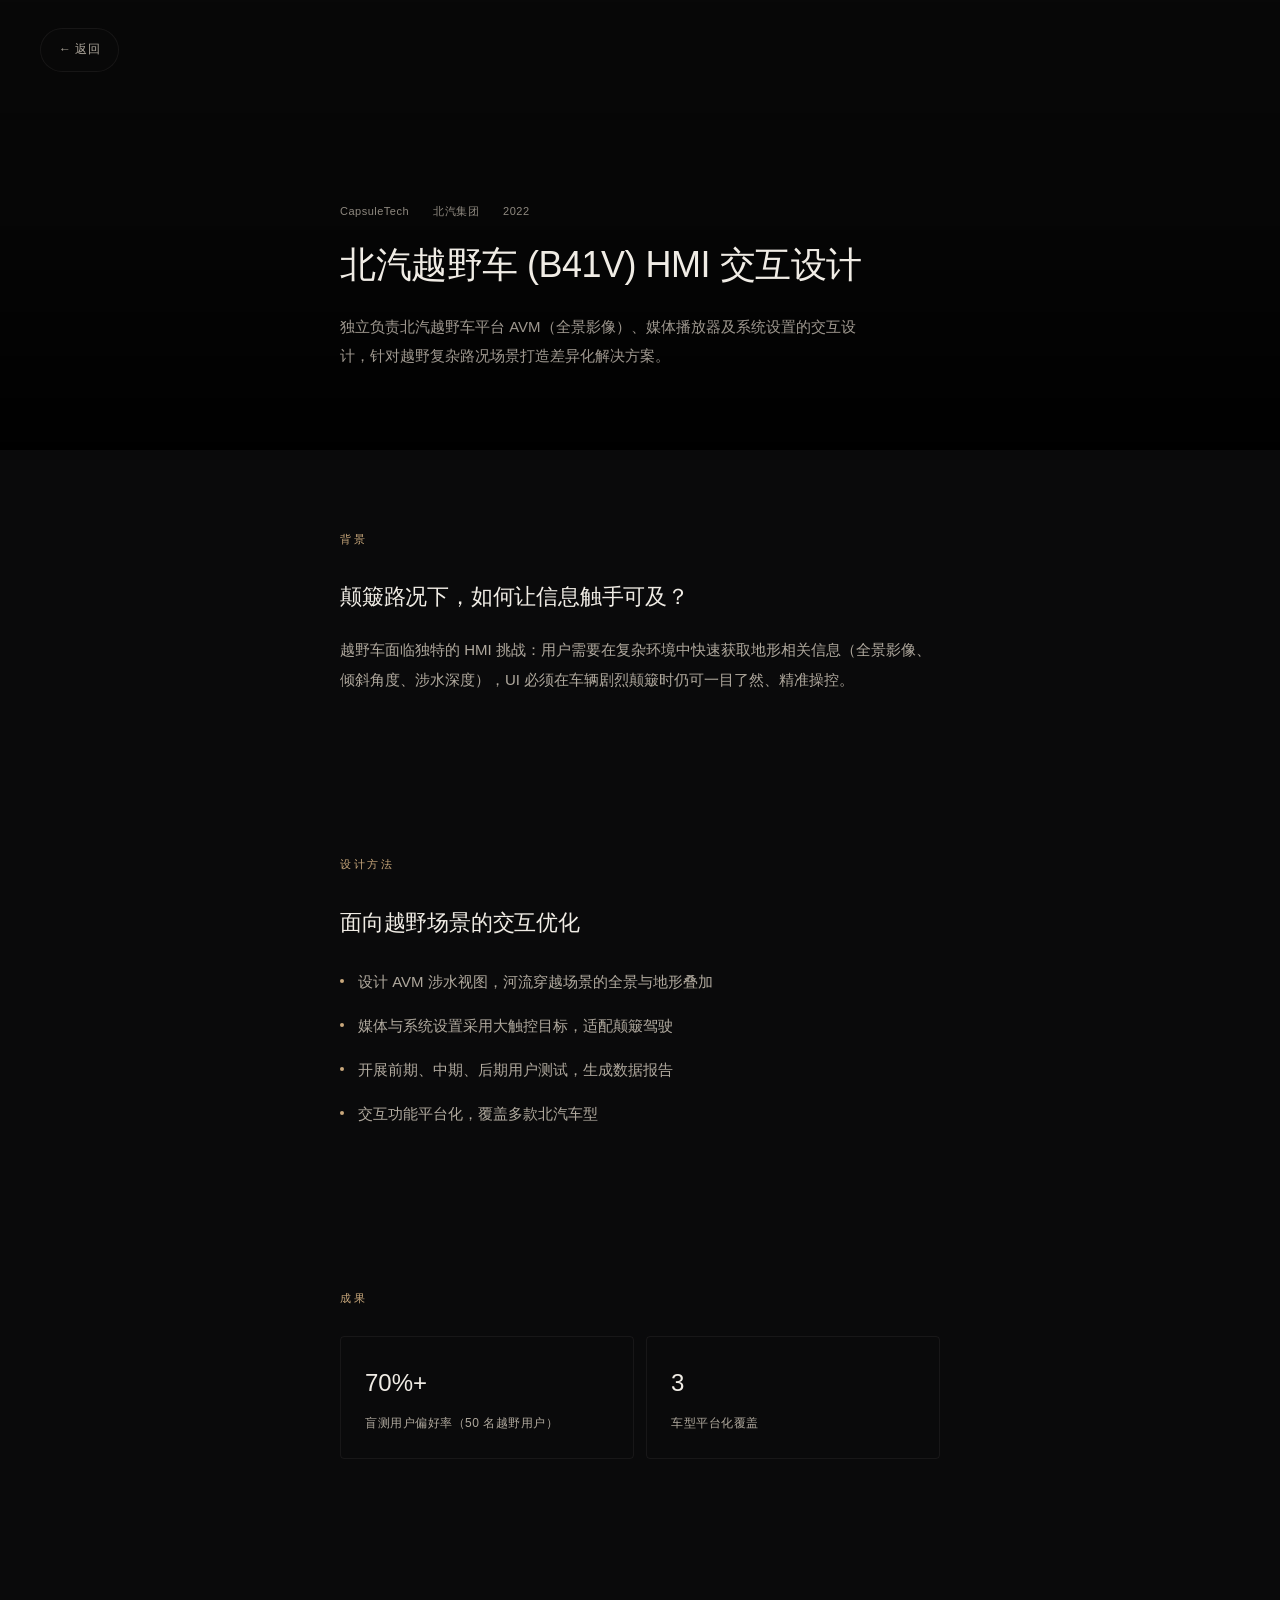
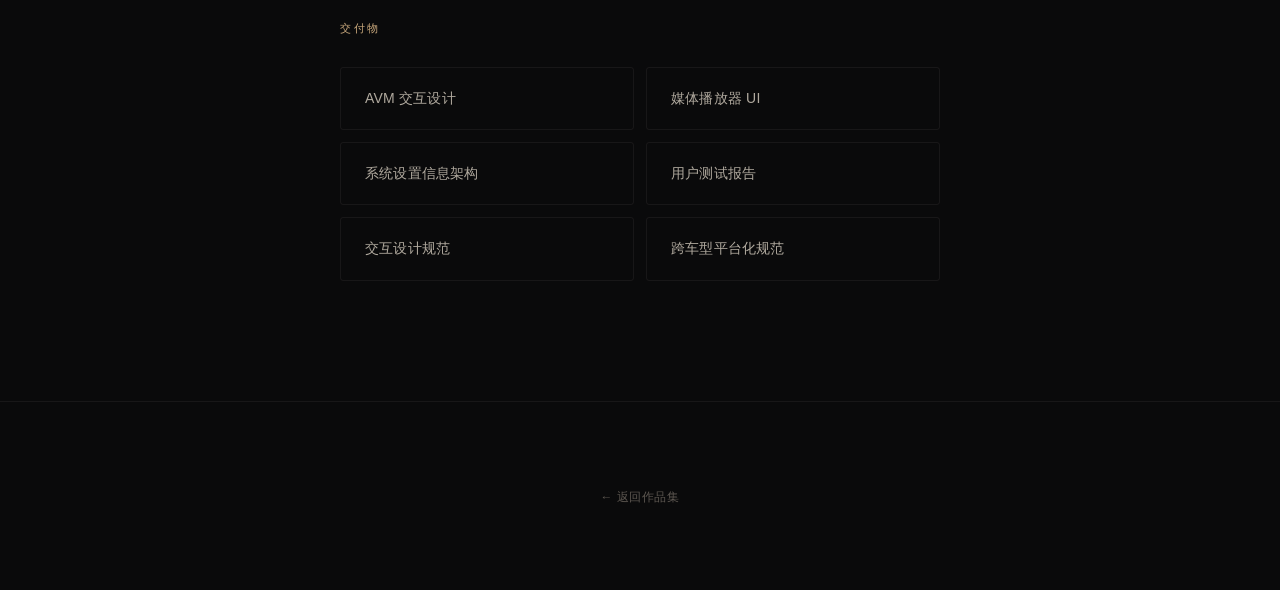
<file: projects/baic-offroad.html>
<!DOCTYPE html>
<html lang="zh-CN">
<head>
    <meta charset="UTF-8">
    <meta name="viewport" content="width=device-width, initial-scale=1.0">
    <title>北汽越野车 HMI | SIYANG SUO</title>
    <link rel="stylesheet" href="project.css">
</head>
<body>
    <a href="../index.html" class="hero-back">← 返回</a>

    <div class="hero hero-compact">
        <div class="hero-bg" id="heroBg" style="background-color: #0a0a0a"></div>
        <div class="hero-overlay"></div>
        <div class="hero-content">
            <div class="hero-meta">
                <span>CapsuleTech</span>
                <span>北汽集团</span>
                <span>2022</span>
            </div>
            <h1>北汽越野车 (B41V) HMI 交互设计</h1>
            <p class="hero-desc">独立负责北汽越野车平台 AVM（全景影像）、媒体播放器及系统设置的交互设计，针对越野复杂路况场景打造差异化解决方案。</p>
        </div>
    </div>

    <div class="content">
        <div class="section">
            <span class="section-label">背景</span>
            <div class="question-block">
                <p>颠簸路况下，如何让信息触手可及？</p>
            </div>
            <p>越野车面临独特的 HMI 挑战：用户需要在复杂环境中快速获取地形相关信息（全景影像、倾斜角度、涉水深度），UI 必须在车辆剧烈颠簸时仍可一目了然、精准操控。</p>
        </div>

        <div class="section">
            <span class="section-label">设计方法</span>
            <h2>面向越野场景的交互优化</h2>
            <ul class="approach-list">
                <li>设计 AVM 涉水视图，河流穿越场景的全景与地形叠加</li>
                <li>媒体与系统设置采用大触控目标，适配颠簸驾驶</li>
                <li>开展前期、中期、后期用户测试，生成数据报告</li>
                <li>交互功能平台化，覆盖多款北汽车型</li>
            </ul>
        </div>

        <div class="section">
            <span class="section-label">成果</span>
            <div class="highlights-grid">
                <div class="highlight-card">
                    <div class="number">70%+</div>
                    <div class="label">盲测用户偏好率（50 名越野用户）</div>
                </div>
                <div class="highlight-card">
                    <div class="number">3</div>
                    <div class="label">车型平台化覆盖</div>
                </div>
            </div>
        </div>

        <div class="section">
            <span class="section-label">交付物</span>
            <div class="deliverables">
                <div class="deliverable-item">AVM 交互设计</div>
                <div class="deliverable-item">媒体播放器 UI</div>
                <div class="deliverable-item">系统设置信息架构</div>
                <div class="deliverable-item">用户测试报告</div>
                <div class="deliverable-item">交互设计规范</div>
                <div class="deliverable-item">跨车型平台化规范</div>
            </div>
        </div>
    </div>

    <footer class="page-footer">
        <a href="../index.html">← 返回作品集</a>
    </footer>

    <script>
        const heroBg = document.getElementById('heroBg');
        const hero = document.querySelector('.hero');
        window.addEventListener('scroll', () => {
            const scrollY = window.scrollY;
            if (scrollY <= hero.offsetHeight) {
                heroBg.style.transform = `translateY(${scrollY * 0.4}px)`;
            }
        }, { passive: true });
    </script>
</body>
</html>
</file>
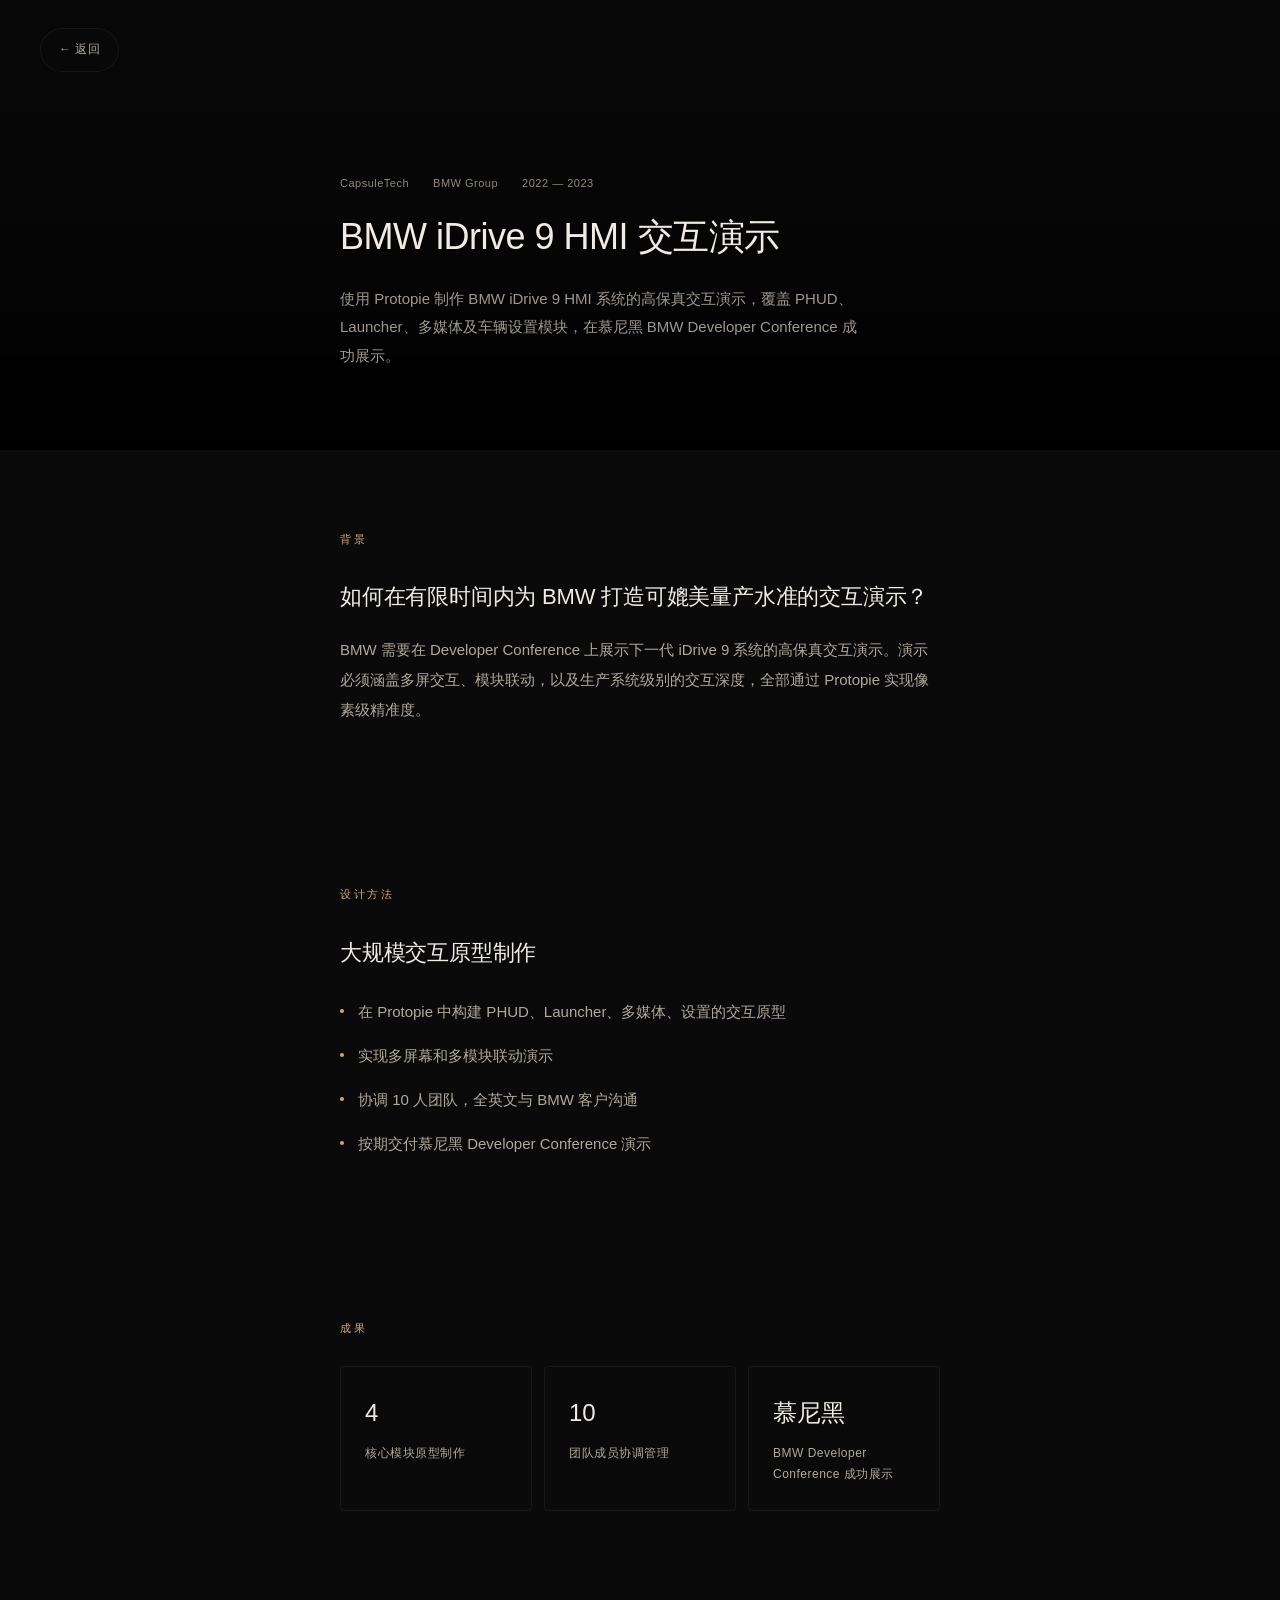
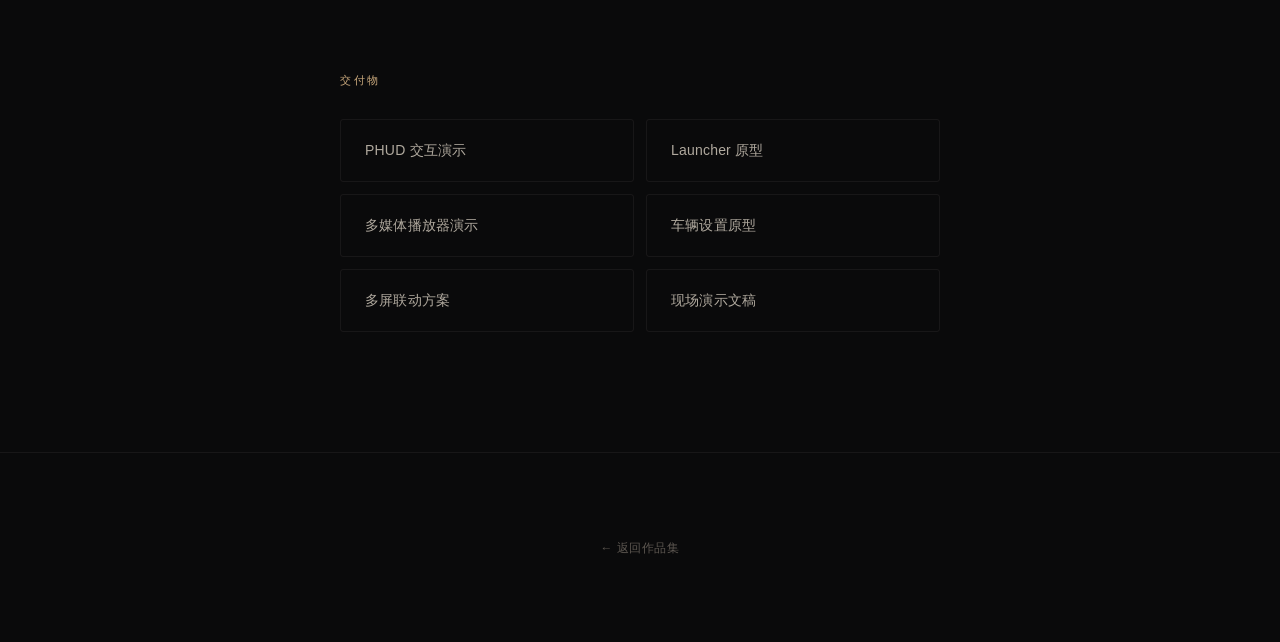
<file: projects/bmw-idrive9.html>
<!DOCTYPE html>
<html lang="zh-CN">
<head>
    <meta charset="UTF-8">
    <meta name="viewport" content="width=device-width, initial-scale=1.0">
    <title>BMW iDrive 9 HMI 演示 | SIYANG SUO</title>
    <link rel="stylesheet" href="project.css">
</head>
<body>
    <a href="../index.html" class="hero-back">← 返回</a>

    <div class="hero hero-compact">
        <div class="hero-bg" id="heroBg" style="background-color: #0a0a0a"></div>
        <div class="hero-overlay"></div>
        <div class="hero-content">
            <div class="hero-meta">
                <span>CapsuleTech</span>
                <span>BMW Group</span>
                <span>2022 — 2023</span>
            </div>
            <h1>BMW iDrive 9 HMI 交互演示</h1>
            <p class="hero-desc">使用 Protopie 制作 BMW iDrive 9 HMI 系统的高保真交互演示，覆盖 PHUD、Launcher、多媒体及车辆设置模块，在慕尼黑 BMW Developer Conference 成功展示。</p>
        </div>
    </div>

    <div class="content">
        <div class="section">
            <span class="section-label">背景</span>
            <div class="question-block">
                <p>如何在有限时间内为 BMW 打造可媲美量产水准的交互演示？</p>
            </div>
            <p>BMW 需要在 Developer Conference 上展示下一代 iDrive 9 系统的高保真交互演示。演示必须涵盖多屏交互、模块联动，以及生产系统级别的交互深度，全部通过 Protopie 实现像素级精准度。</p>
        </div>

        <div class="section">
            <span class="section-label">设计方法</span>
            <h2>大规模交互原型制作</h2>
            <ul class="approach-list">
                <li>在 Protopie 中构建 PHUD、Launcher、多媒体、设置的交互原型</li>
                <li>实现多屏幕和多模块联动演示</li>
                <li>协调 10 人团队，全英文与 BMW 客户沟通</li>
                <li>按期交付慕尼黑 Developer Conference 演示</li>
            </ul>
        </div>

        <div class="section">
            <span class="section-label">成果</span>
            <div class="highlights-grid">
                <div class="highlight-card">
                    <div class="number">4</div>
                    <div class="label">核心模块原型制作</div>
                </div>
                <div class="highlight-card">
                    <div class="number">10</div>
                    <div class="label">团队成员协调管理</div>
                </div>
                <div class="highlight-card">
                    <div class="number">慕尼黑</div>
                    <div class="label">BMW Developer Conference 成功展示</div>
                </div>
            </div>
        </div>

        <div class="section">
            <span class="section-label">交付物</span>
            <div class="deliverables">
                <div class="deliverable-item">PHUD 交互演示</div>
                <div class="deliverable-item">Launcher 原型</div>
                <div class="deliverable-item">多媒体播放器演示</div>
                <div class="deliverable-item">车辆设置原型</div>
                <div class="deliverable-item">多屏联动方案</div>
                <div class="deliverable-item">现场演示文稿</div>
            </div>
        </div>
    </div>

    <footer class="page-footer">
        <a href="../index.html">← 返回作品集</a>
    </footer>

    <script>
        const heroBg = document.getElementById('heroBg');
        const hero = document.querySelector('.hero');
        window.addEventListener('scroll', () => {
            const scrollY = window.scrollY;
            if (scrollY <= hero.offsetHeight) {
                heroBg.style.transform = `translateY(${scrollY * 0.4}px)`;
            }
        }, { passive: true });
    </script>
</body>
</html>
</file>
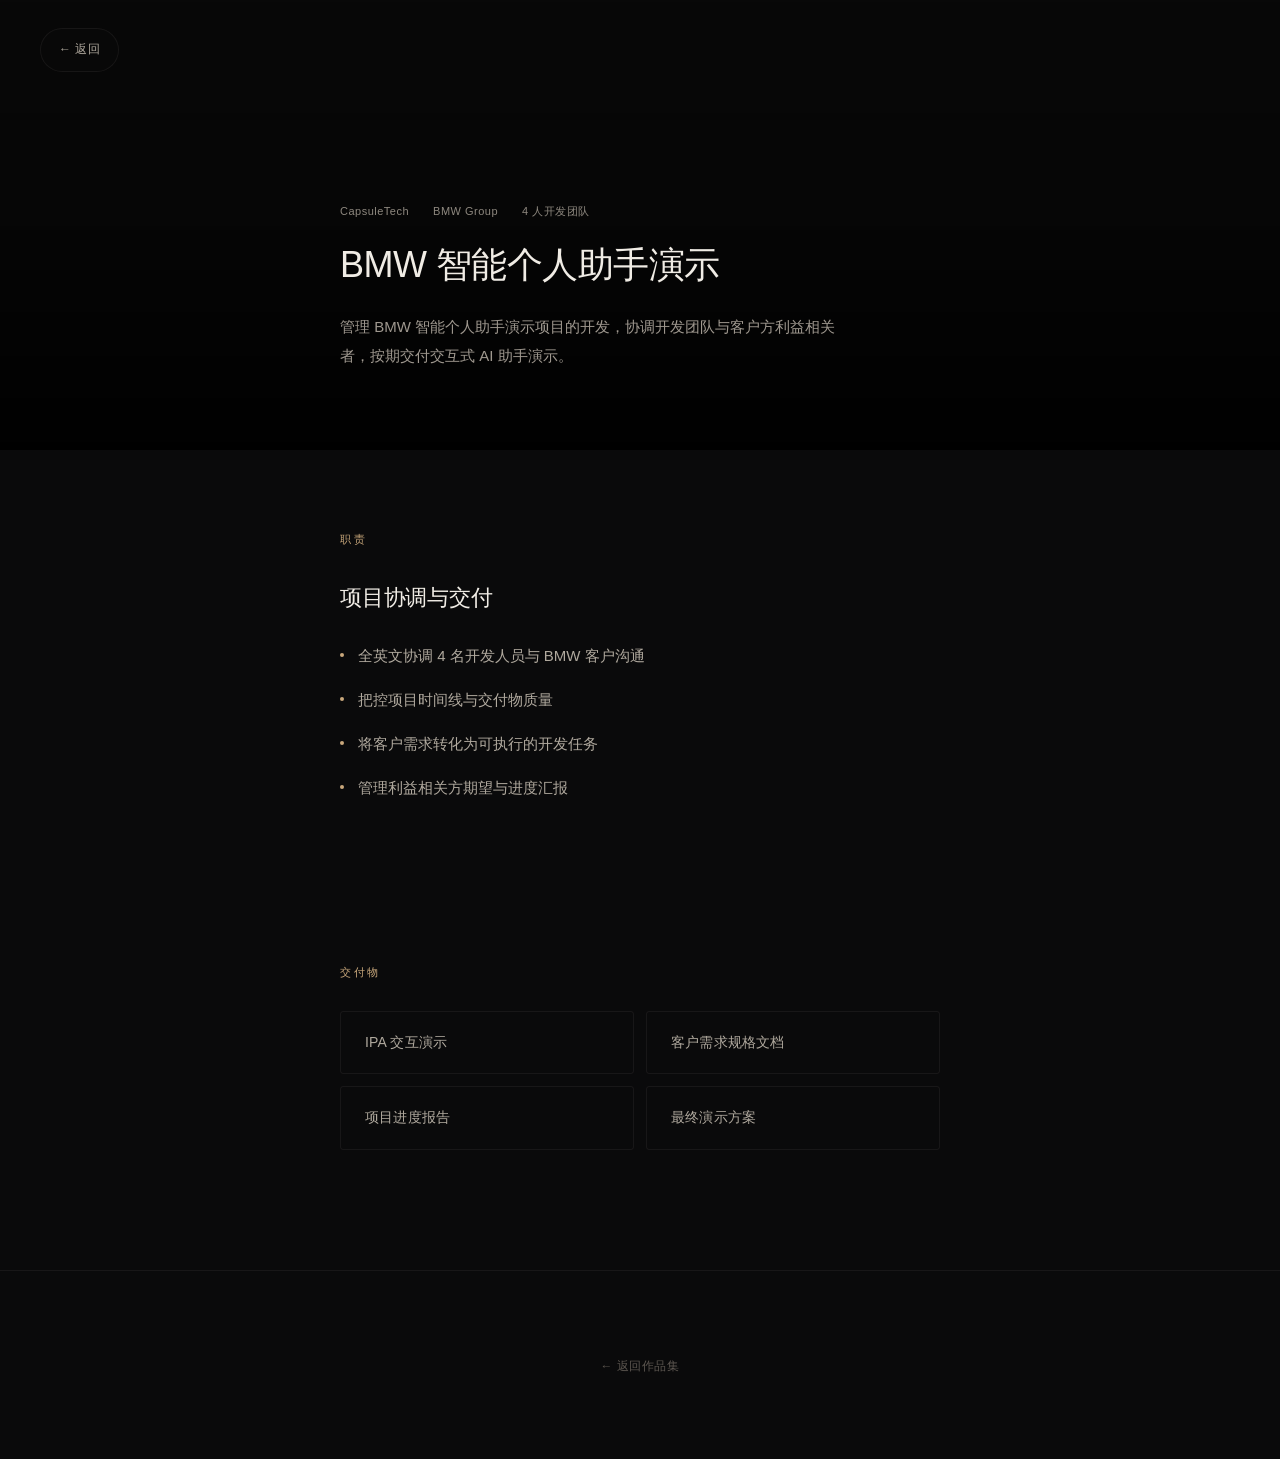
<file: projects/bmw-ipa.html>
<!DOCTYPE html>
<html lang="zh-CN">
<head>
    <meta charset="UTF-8">
    <meta name="viewport" content="width=device-width, initial-scale=1.0">
    <title>BMW 智能个人助手 | SIYANG SUO</title>
    <link rel="stylesheet" href="project.css">
</head>
<body>
    <a href="../index.html" class="hero-back">← 返回</a>

    <div class="hero hero-compact">
        <div class="hero-bg" id="heroBg" style="background-color: #0a0a0a"></div>
        <div class="hero-overlay"></div>
        <div class="hero-content">
            <div class="hero-meta">
                <span>CapsuleTech</span>
                <span>BMW Group</span>
                <span>4 人开发团队</span>
            </div>
            <h1>BMW 智能个人助手演示</h1>
            <p class="hero-desc">管理 BMW 智能个人助手演示项目的开发，协调开发团队与客户方利益相关者，按期交付交互式 AI 助手演示。</p>
        </div>
    </div>

    <div class="content">
        <div class="section">
            <span class="section-label">职责</span>
            <h2>项目协调与交付</h2>
            <ul class="approach-list">
                <li>全英文协调 4 名开发人员与 BMW 客户沟通</li>
                <li>把控项目时间线与交付物质量</li>
                <li>将客户需求转化为可执行的开发任务</li>
                <li>管理利益相关方期望与进度汇报</li>
            </ul>
        </div>

        <div class="section">
            <span class="section-label">交付物</span>
            <div class="deliverables">
                <div class="deliverable-item">IPA 交互演示</div>
                <div class="deliverable-item">客户需求规格文档</div>
                <div class="deliverable-item">项目进度报告</div>
                <div class="deliverable-item">最终演示方案</div>
            </div>
        </div>
    </div>

    <footer class="page-footer">
        <a href="../index.html">← 返回作品集</a>
    </footer>

    <script>
        const heroBg = document.getElementById('heroBg');
        const hero = document.querySelector('.hero');
        window.addEventListener('scroll', () => {
            const scrollY = window.scrollY;
            if (scrollY <= hero.offsetHeight) {
                heroBg.style.transform = `translateY(${scrollY * 0.4}px)`;
            }
        }, { passive: true });
    </script>
</body>
</html>
</file>
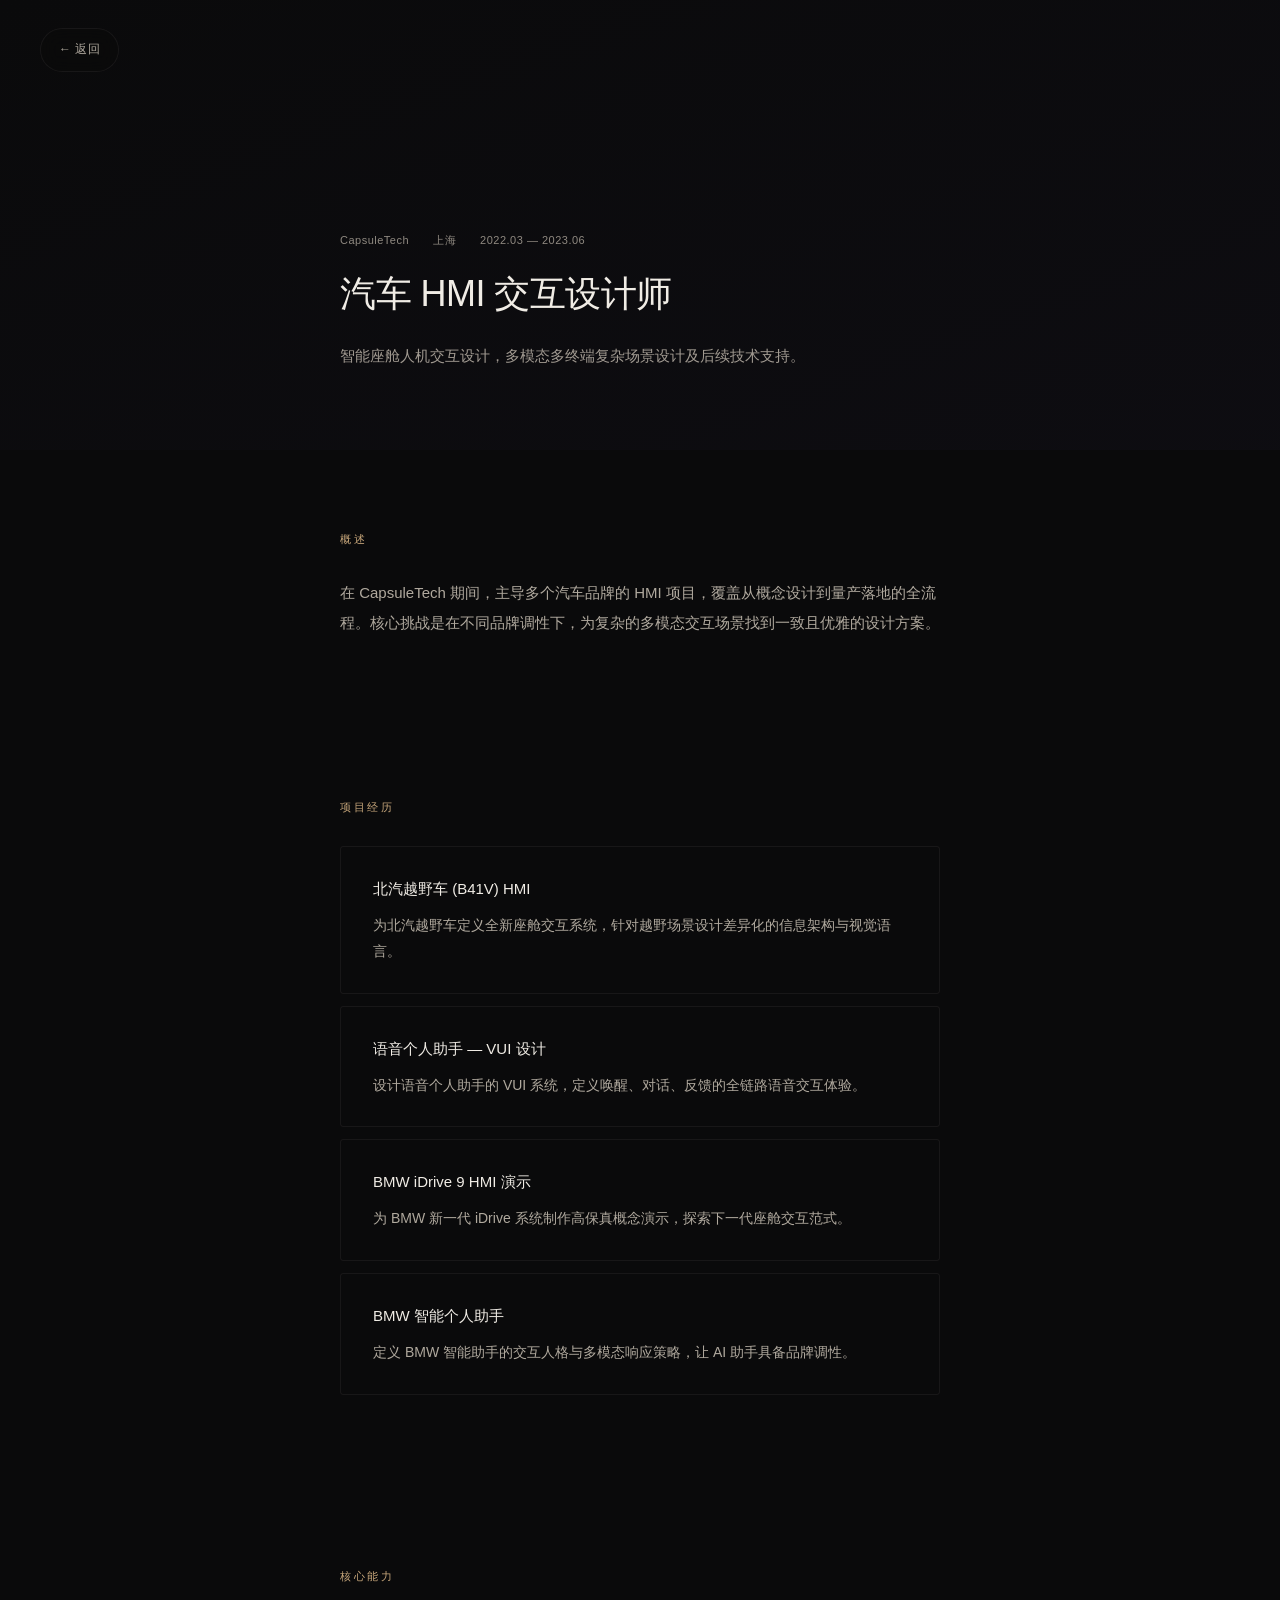
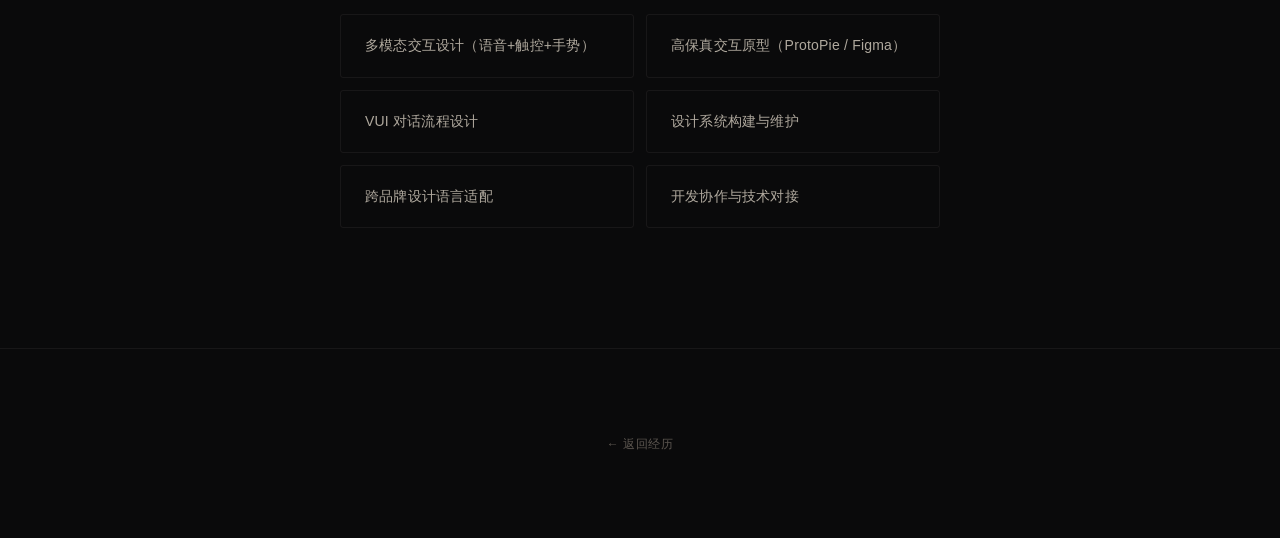
<file: projects/capsuletech.html>
<!DOCTYPE html>
<html lang="zh-CN">
<head>
    <meta charset="UTF-8">
    <meta name="viewport" content="width=device-width, initial-scale=1.0">
    <title>CapsuleTech — 汽车 HMI 设计师 | SIYANG SUO</title>
    <link rel="stylesheet" href="project.css">
</head>
<body>
    <a href="../index.html#experience" class="hero-back">← 返回</a>

    <div class="hero hero-compact">
        <div class="hero-bg" id="heroBg" style="background: linear-gradient(160deg, #0a0a0b 0%, #0e0d12 100%)"></div>
        <div class="hero-content">
            <div class="hero-meta">
                <span>CapsuleTech</span>
                <span>上海</span>
                <span>2022.03 — 2023.06</span>
            </div>
            <h1>汽车 HMI 交互设计师</h1>
            <p class="hero-desc">智能座舱人机交互设计，多模态多终端复杂场景设计及后续技术支持。</p>
        </div>
    </div>

    <div class="content">
        <div class="section fade-up">
            <span class="section-label">概述</span>
            <p>在 CapsuleTech 期间，主导多个汽车品牌的 HMI 项目，覆盖从概念设计到量产落地的全流程。核心挑战是在不同品牌调性下，为复杂的多模态交互场景找到一致且优雅的设计方案。</p>
        </div>

        <div class="section fade-up">
            <span class="section-label">项目经历</span>

            <a href="baic-offroad.html" class="project-block">
                <h3>北汽越野车 (B41V) HMI</h3>
                <p>为北汽越野车定义全新座舱交互系统，针对越野场景设计差异化的信息架构与视觉语言。</p>
            </a>

            <a href="vpa-durant.html" class="project-block">
                <h3>语音个人助手 — VUI 设计</h3>
                <p>设计语音个人助手的 VUI 系统，定义唤醒、对话、反馈的全链路语音交互体验。</p>
            </a>

            <a href="bmw-idrive9.html" class="project-block">
                <h3>BMW iDrive 9 HMI 演示</h3>
                <p>为 BMW 新一代 iDrive 系统制作高保真概念演示，探索下一代座舱交互范式。</p>
            </a>

            <a href="bmw-ipa.html" class="project-block">
                <h3>BMW 智能个人助手</h3>
                <p>定义 BMW 智能助手的交互人格与多模态响应策略，让 AI 助手具备品牌调性。</p>
            </a>
        </div>

        <div class="section fade-up">
            <span class="section-label">核心能力</span>
            <div class="deliverables">
                <div class="deliverable-item">多模态交互设计（语音+触控+手势）</div>
                <div class="deliverable-item">高保真交互原型（ProtoPie / Figma）</div>
                <div class="deliverable-item">VUI 对话流程设计</div>
                <div class="deliverable-item">设计系统构建与维护</div>
                <div class="deliverable-item">跨品牌设计语言适配</div>
                <div class="deliverable-item">开发协作与技术对接</div>
            </div>
        </div>
    </div>

    <footer class="page-footer">
        <a href="../index.html#experience">← 返回经历</a>
    </footer>

    <script>
        const heroBg = document.getElementById('heroBg');
        const hero = document.querySelector('.hero');
        window.addEventListener('scroll', () => { const s = window.scrollY; if (s <= hero.offsetHeight) heroBg.style.transform = `translateY(${s*0.4}px)`; }, { passive: true });
        const obs = new IntersectionObserver((entries) => { entries.forEach(e => { if (e.isIntersecting) { e.target.classList.add('visible'); obs.unobserve(e.target); } }); }, { threshold: 0.15 });
        document.querySelectorAll('.fade-up').forEach(el => obs.observe(el));
    </script>
</body>
</html>
</file>
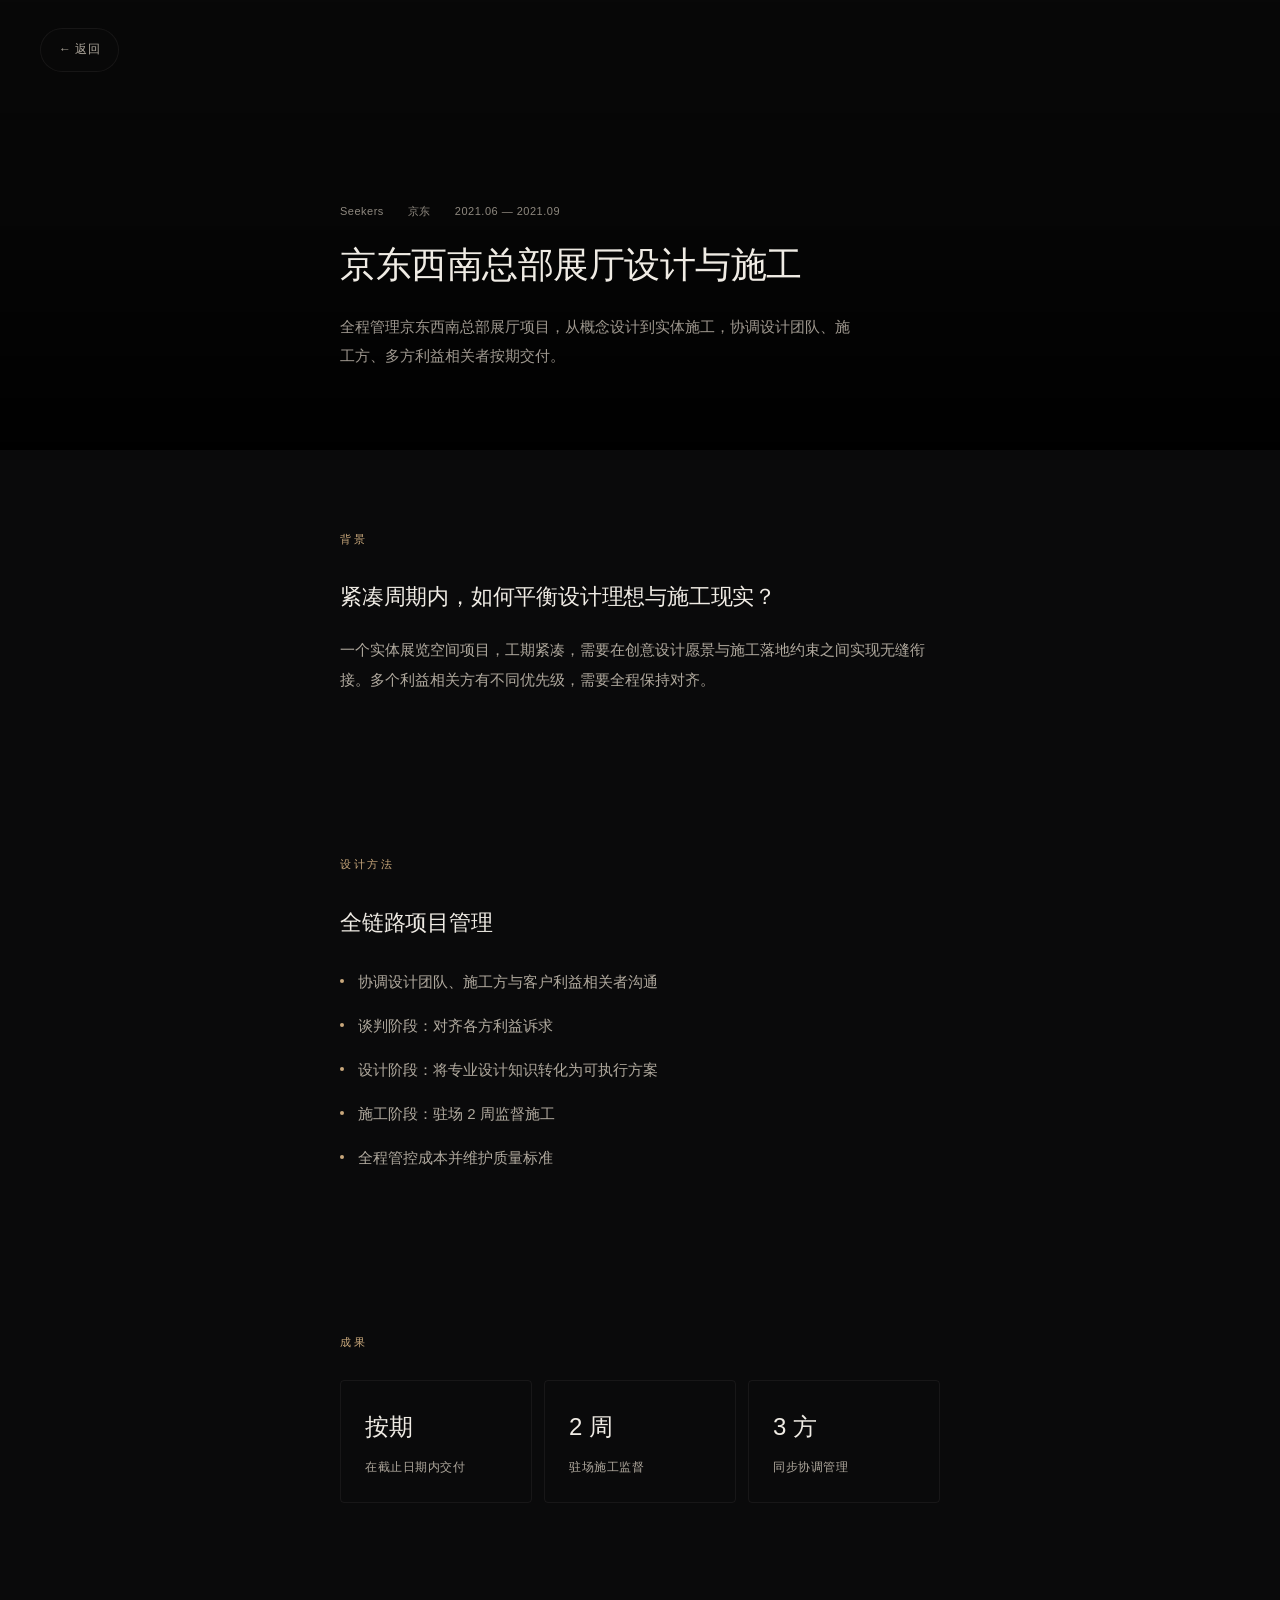
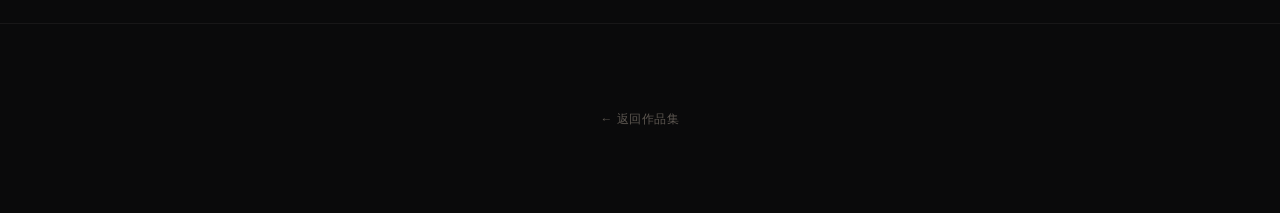
<file: projects/jd-exhibition.html>
<!DOCTYPE html>
<html lang="zh-CN">
<head>
    <meta charset="UTF-8">
    <meta name="viewport" content="width=device-width, initial-scale=1.0">
    <title>京东展厅设计与施工 | SIYANG SUO</title>
    <link rel="stylesheet" href="project.css">
</head>
<body>
    <a href="../index.html" class="hero-back">← 返回</a>

    <div class="hero hero-compact">
        <div class="hero-bg" id="heroBg" style="background-color: #0a0a0a"></div>
        <div class="hero-overlay"></div>
        <div class="hero-content">
            <div class="hero-meta">
                <span>Seekers</span>
                <span>京东</span>
                <span>2021.06 — 2021.09</span>
            </div>
            <h1>京东西南总部展厅设计与施工</h1>
            <p class="hero-desc">全程管理京东西南总部展厅项目，从概念设计到实体施工，协调设计团队、施工方、多方利益相关者按期交付。</p>
        </div>
    </div>

    <div class="content">
        <div class="section">
            <span class="section-label">背景</span>
            <div class="question-block">
                <p>紧凑周期内，如何平衡设计理想与施工现实？</p>
            </div>
            <p>一个实体展览空间项目，工期紧凑，需要在创意设计愿景与施工落地约束之间实现无缝衔接。多个利益相关方有不同优先级，需要全程保持对齐。</p>
        </div>

        <div class="section">
            <span class="section-label">设计方法</span>
            <h2>全链路项目管理</h2>
            <ul class="approach-list">
                <li>协调设计团队、施工方与客户利益相关者沟通</li>
                <li>谈判阶段：对齐各方利益诉求</li>
                <li>设计阶段：将专业设计知识转化为可执行方案</li>
                <li>施工阶段：驻场 2 周监督施工</li>
                <li>全程管控成本并维护质量标准</li>
            </ul>
        </div>

        <div class="section">
            <span class="section-label">成果</span>
            <div class="highlights-grid">
                <div class="highlight-card">
                    <div class="number">按期</div>
                    <div class="label">在截止日期内交付</div>
                </div>
                <div class="highlight-card">
                    <div class="number">2 周</div>
                    <div class="label">驻场施工监督</div>
                </div>
                <div class="highlight-card">
                    <div class="number">3 方</div>
                    <div class="label">同步协调管理</div>
                </div>
            </div>
        </div>
    </div>

    <footer class="page-footer">
        <a href="../index.html">← 返回作品集</a>
    </footer>

    <script>
        const heroBg = document.getElementById('heroBg');
        const hero = document.querySelector('.hero');
        window.addEventListener('scroll', () => {
            const scrollY = window.scrollY;
            if (scrollY <= hero.offsetHeight) {
                heroBg.style.transform = `translateY(${scrollY * 0.4}px)`;
            }
        }, { passive: true });
    </script>
</body>
</html>
</file>
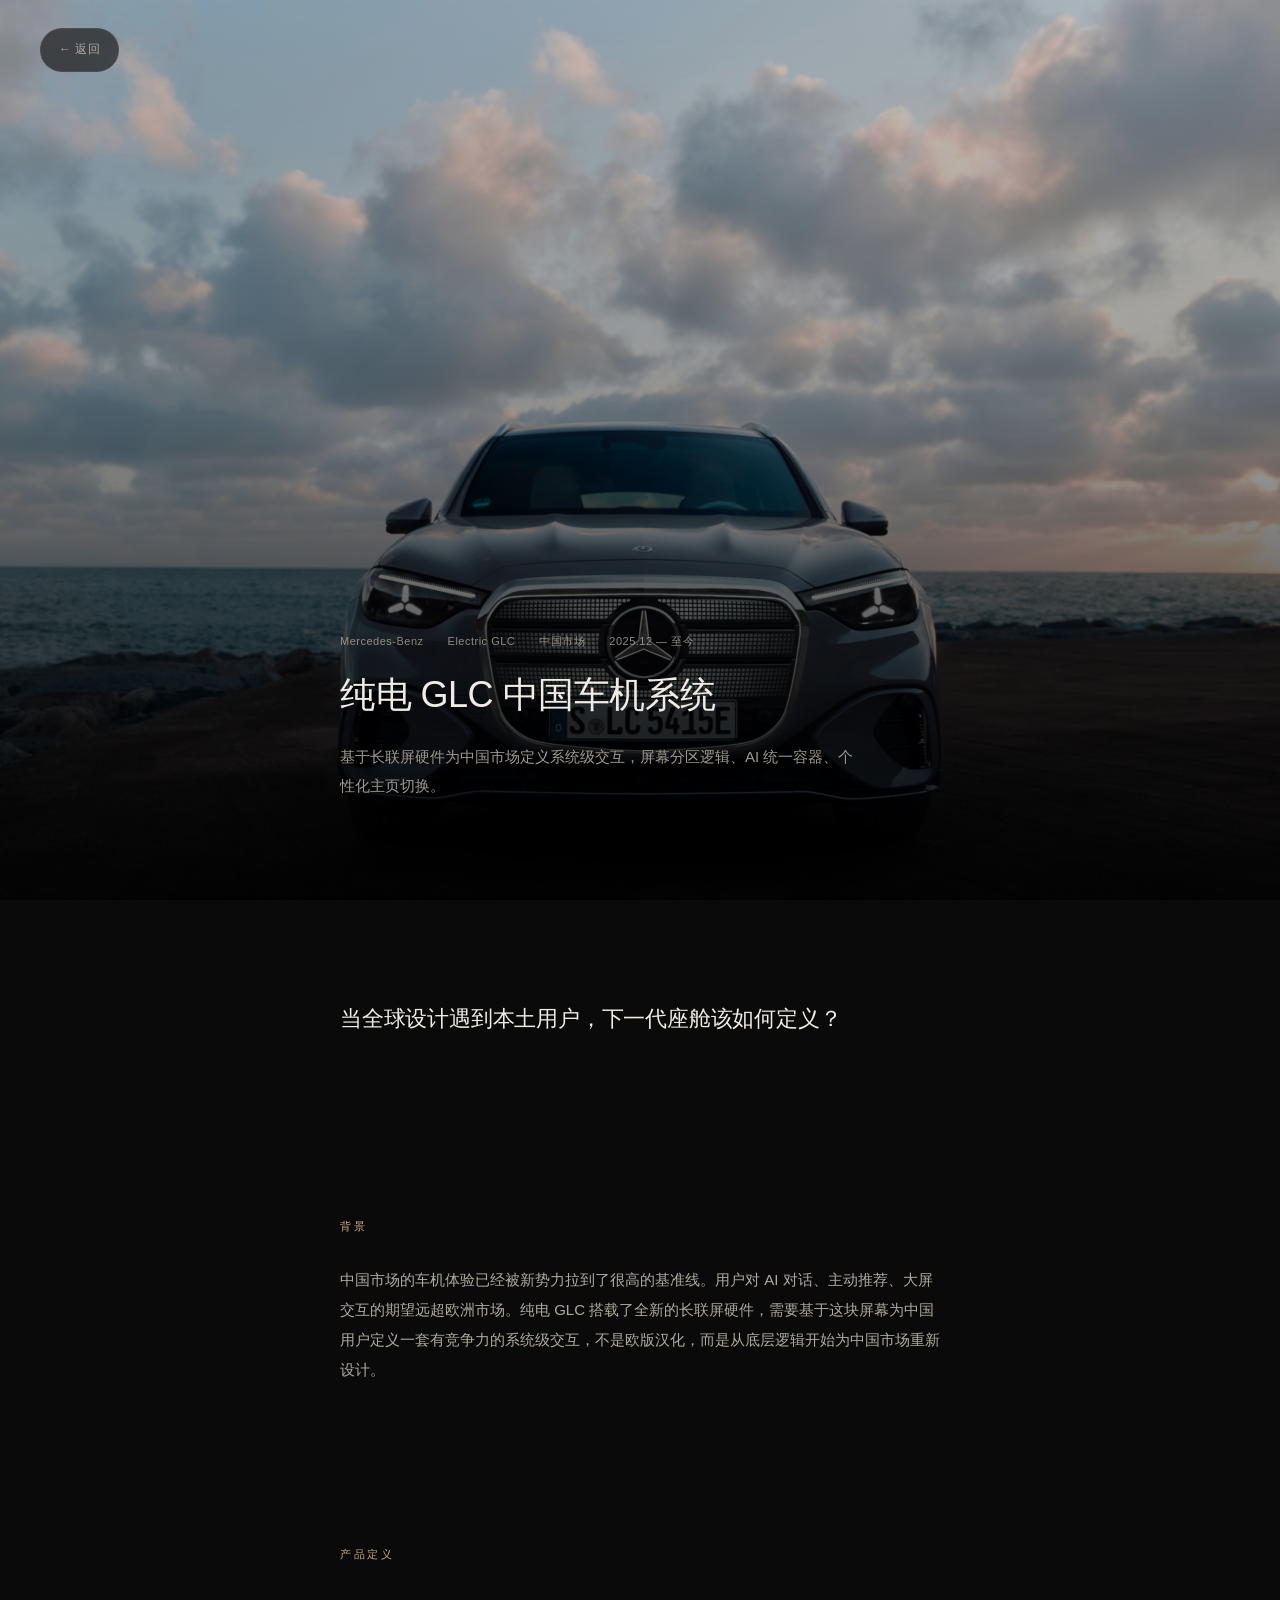
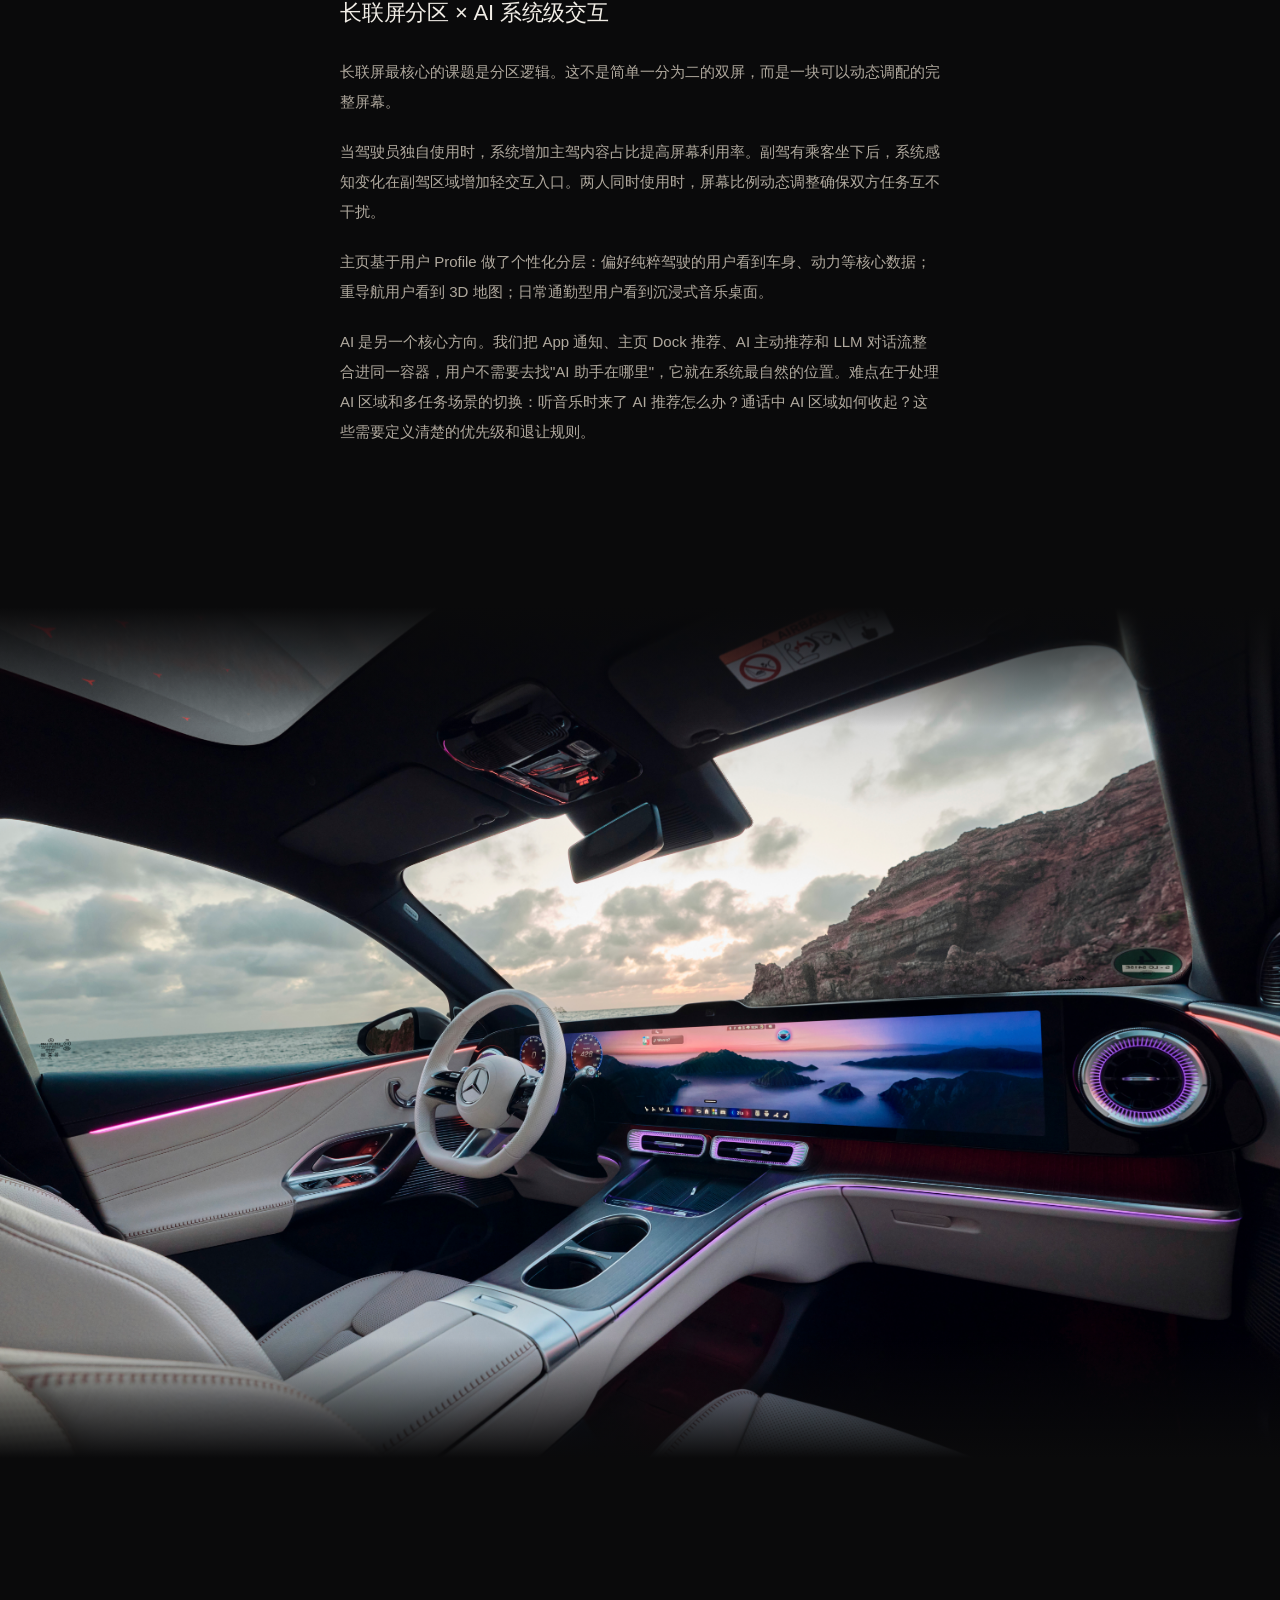
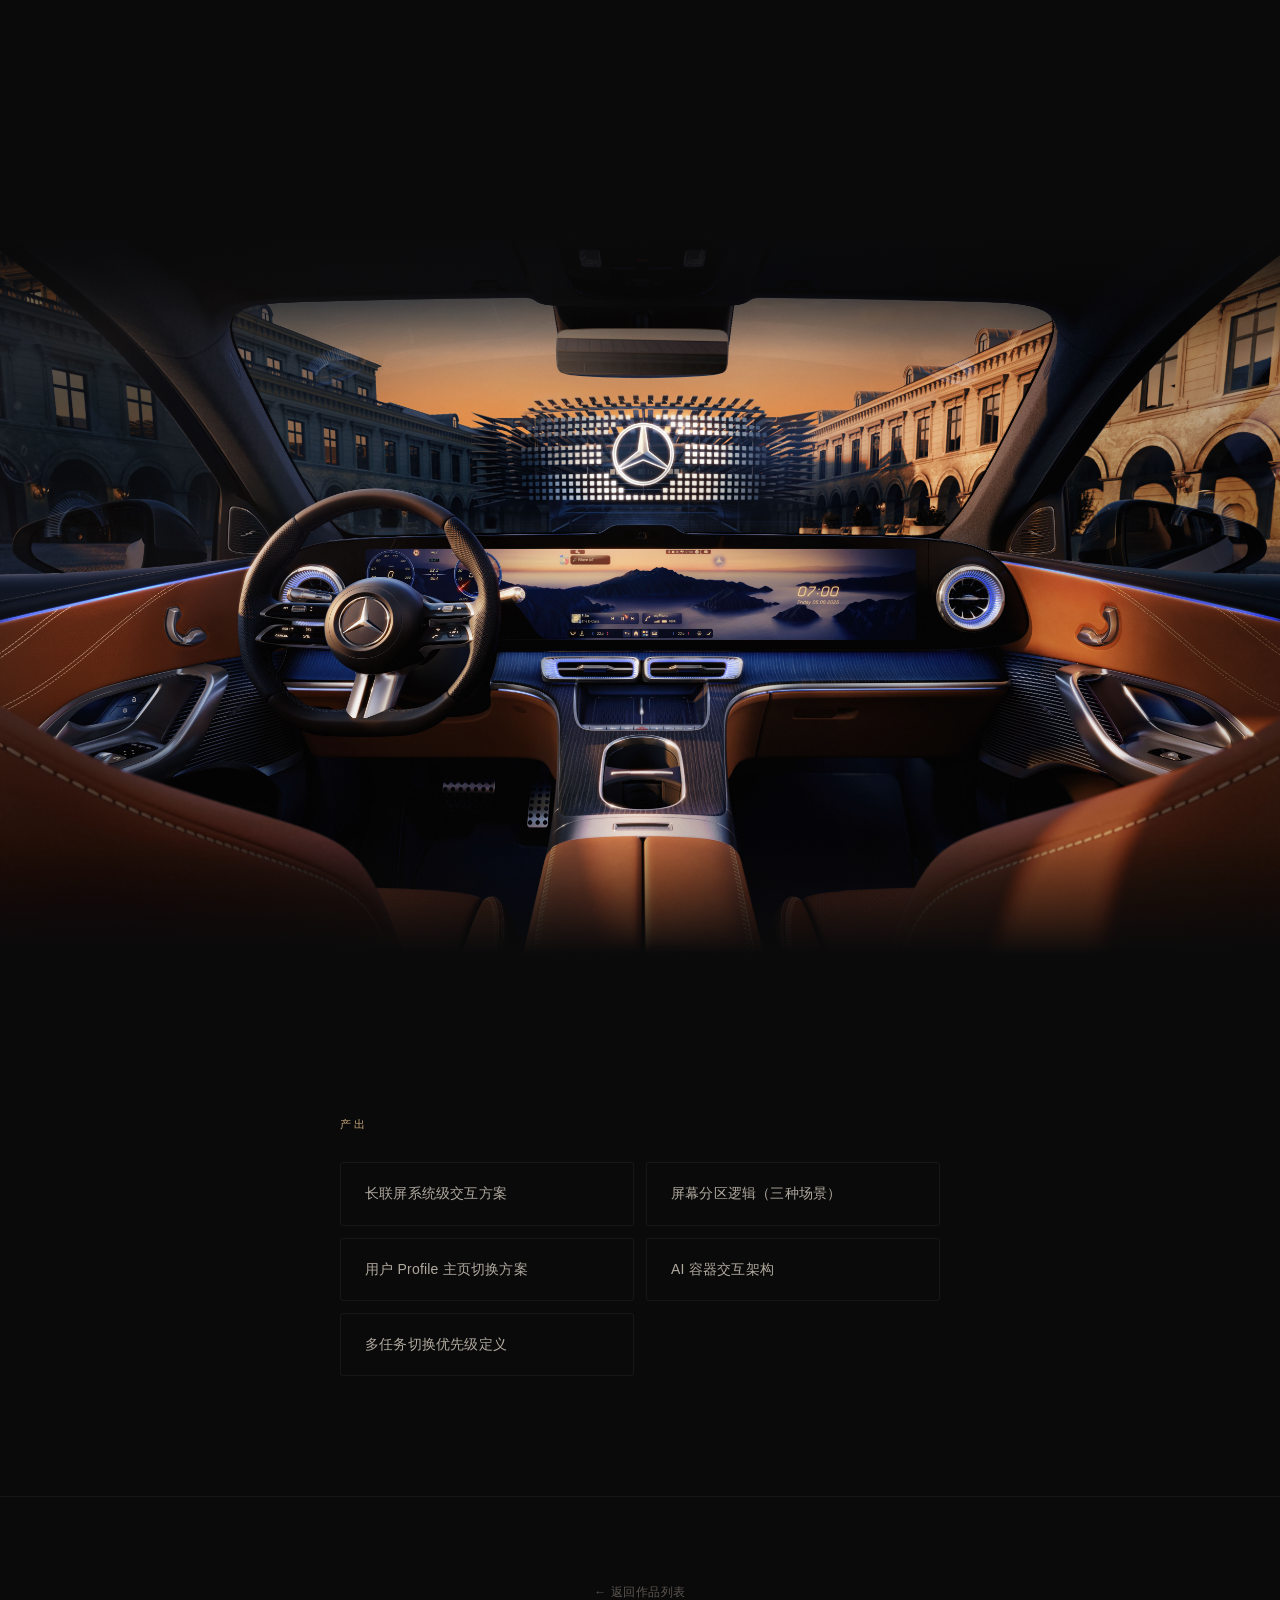
<file: projects/mb-cabin-chn.html>
<!DOCTYPE html>
<html lang="zh-CN">
<head>
    <meta charset="UTF-8">
    <meta name="viewport" content="width=device-width, initial-scale=1.0">
    <title>纯电 GLC 中国车机系统 | SIYANG SUO</title>
    <link rel="stylesheet" href="project.css">
</head>
<body>
    <a href="../index.html#project-2" class="hero-back" data-i18n="back">← 返回</a>
    <div class="hero">
        <div class="hero-bg" id="heroBg" style="background-image: url('../GLC/26C0038_111.jpg'); background-size: cover; background-position: center"></div>
        <div class="hero-overlay"></div>
        <div class="hero-content">
            <div class="hero-meta">
                <span>Mercedes-Benz</span>
                <span>Electric GLC</span>
                <span data-i18n="meta_market">中国市场</span>
                <span data-i18n="meta_date">2025.12 — 至今</span>
            </div>
            <h1 data-i18n="title">纯电 GLC 中国车机系统</h1>
            <p class="hero-desc" data-i18n="hero_desc">基于长联屏硬件为中国市场定义系统级交互，屏幕分区逻辑、AI 统一容器、个性化主页切换。</p>
        </div>
    </div>

    <div class="content">
        <div class="section fade-up">
            <div class="question-block">
                <p data-i18n="question">当全球设计遇到本土用户，下一代座舱该如何定义？</p>
            </div>
        </div>

        <div class="section fade-up">
            <span class="section-label" data-i18n="label_bg">背景</span>
            <p data-i18n="bg_p1">中国市场的车机体验已经被新势力拉到了很高的基准线。用户对 AI 对话、主动推荐、大屏交互的期望远超欧洲市场。纯电 GLC 搭载了全新的长联屏硬件，需要基于这块屏幕为中国用户定义一套有竞争力的系统级交互，不是欧版汉化，而是从底层逻辑开始为中国市场重新设计。</p>
        </div>

        <div class="section fade-up">
            <span class="section-label" data-i18n="label_product">产品定义</span>
            <h2 data-i18n="product_title">长联屏分区 × AI 系统级交互</h2>
            <p data-i18n="product_p1">长联屏最核心的课题是分区逻辑。这不是简单一分为二的双屏，而是一块可以动态调配的完整屏幕。</p>
            <p data-i18n="product_p2">当驾驶员独自使用时，系统增加主驾内容占比提高屏幕利用率。副驾有乘客坐下后，系统感知变化在副驾区域增加轻交互入口。两人同时使用时，屏幕比例动态调整确保双方任务互不干扰。</p>
            <p data-i18n="product_p3">主页基于用户 Profile 做了个性化分层：偏好纯粹驾驶的用户看到车身、动力等核心数据；重导航用户看到 3D 地图；日常通勤型用户看到沉浸式音乐桌面。</p>
            <p data-i18n="product_p4">AI 是另一个核心方向。我们把 App 通知、主页 Dock 推荐、AI 主动推荐和 LLM 对话流整合进同一容器，用户不需要去找"AI 助手在哪里"，它就在系统最自然的位置。难点在于处理 AI 区域和多任务场景的切换：听音乐时来了 AI 推荐怎么办？通话中 AI 区域如何收起？这些需要定义清楚的优先级和退让规则。</p>
        </div>

        <div class="img-break fade-up">
            <img src="../GLC/26C0038_115.jpg" alt="">
        </div>

        <div class="section fade-up">
            <span class="section-label" data-i18n="label_highlights">设计亮点</span>
            <h2 data-i18n="highlights_title">动态分区与 AI 退让规则</h2>
            <p data-i18n="highlights_p1">交互上最核心的是长联屏的动态分区。它不是固定比例，而是基于乘客感知和使用状态智能调整，要做到"用户感觉不到系统在调"的程度。</p>
            <p data-i18n="highlights_p2">AI 容器的设计逻辑是聚合而非堆砌：通知、推荐、对话三种完全不同性质的内容共存于一个区域，需要清晰的信息层级和切换节奏。我们定义了 AI 区域在不同场景下的退让规则：接电话时自动最小化、音乐全屏时平滑过渡、导航优先时让出空间。</p>
        </div>

        <div class="img-break fade-up">
            <img src="../GLC/26C0040_004.jpg" alt="">
        </div>

        <div class="section fade-up">
            <span class="section-label" data-i18n="label_visual">视觉</span>
            <h2 data-i18n="visual_title">视觉表达</h2>
            <p data-i18n="visual_p1">长联屏的过渡动效是关键，分区比例变化不能突兀，需要自然流动的动态感。三种 Profile 主页有明确的视觉差异：驾驶数据页偏硬朗精确、3D 地图页偏空间感、音乐桌面偏沉浸柔和。AI 容器采用统一的视觉语言，和不同 Profile 主页都能协调共存。</p>
        </div>

        <div class="img-break fade-up">
            <img src="../GLC/GLC.jpg" alt="">
        </div>

        <div class="section fade-up">
            <span class="section-label" data-i18n="label_output">产出</span>
            <div class="deliverables">
                <div class="deliverable-item" data-i18n="output_1">长联屏系统级交互方案</div>
                <div class="deliverable-item" data-i18n="output_2">屏幕分区逻辑（三种场景）</div>
                <div class="deliverable-item" data-i18n="output_3">用户 Profile 主页切换方案</div>
                <div class="deliverable-item" data-i18n="output_4">AI 容器交互架构</div>
                <div class="deliverable-item" data-i18n="output_5">多任务切换优先级定义</div>
            </div>
        </div>
    </div>

    <footer class="page-footer">
        <a href="../index.html#project-2" data-i18n="back_list">← 返回作品列表</a>
    </footer>

    <script>
        const heroBg = document.getElementById('heroBg');
        const hero = document.querySelector('.hero');
        window.addEventListener('scroll', () => { const s = window.scrollY; if (s <= hero.offsetHeight) heroBg.style.transform = `translateY(${s*0.4}px)`; }, { passive: true });
        const obs = new IntersectionObserver((entries) => { entries.forEach(e => { if (e.isIntersecting) { e.target.classList.add('visible'); obs.unobserve(e.target); } }); }, { threshold: 0.15 });
        document.querySelectorAll('.fade-up').forEach(el => obs.observe(el));
    </script>

    <script>
        const i18n = {
            zh: {
                back: '← 返回',
                meta_market: '中国市场',
                meta_date: '2025.12 — 至今',
                title: '纯电 GLC 中国车机系统',
                hero_desc: '基于长联屏硬件为中国市场定义系统级交互，屏幕分区逻辑、AI 统一容器、个性化主页切换。',
                question: '当全球设计遇到本土用户，下一代座舱该如何定义？',
                label_bg: '背景',
                bg_p1: '中国市场的车机体验已经被新势力拉到了很高的基准线。用户对 AI 对话、主动推荐、大屏交互的期望远超欧洲市场。纯电 GLC 搭载了全新的长联屏硬件，需要基于这块屏幕为中国用户定义一套有竞争力的系统级交互，不是欧版汉化，而是从底层逻辑开始为中国市场重新设计。',
                label_product: '产品定义',
                product_title: '长联屏分区 × AI 系统级交互',
                product_p1: '长联屏最核心的课题是分区逻辑。这不是简单一分为二的双屏，而是一块可以动态调配的完整屏幕。',
                product_p2: '当驾驶员独自使用时，系统增加主驾内容占比提高屏幕利用率。副驾有乘客坐下后，系统感知变化在副驾区域增加轻交互入口。两人同时使用时，屏幕比例动态调整确保双方任务互不干扰。',
                product_p3: '主页基于用户 Profile 做了个性化分层：偏好纯粹驾驶的用户看到车身、动力等核心数据；重导航用户看到 3D 地图；日常通勤型用户看到沉浸式音乐桌面。',
                product_p4: 'AI 是另一个核心方向。我们把 App 通知、主页 Dock 推荐、AI 主动推荐和 LLM 对话流整合进同一容器，用户不需要去找"AI 助手在哪里"，它就在系统最自然的位置。难点在于处理 AI 区域和多任务场景的切换：听音乐时来了 AI 推荐怎么办？通话中 AI 区域如何收起？这些需要定义清楚的优先级和退让规则。',
                label_highlights: '设计亮点',
                highlights_title: '动态分区与 AI 退让规则',
                highlights_p1: '交互上最核心的是长联屏的动态分区。它不是固定比例，而是基于乘客感知和使用状态智能调整，要做到"用户感觉不到系统在调"的程度。',
                highlights_p2: 'AI 容器的设计逻辑是聚合而非堆砌：通知、推荐、对话三种完全不同性质的内容共存于一个区域，需要清晰的信息层级和切换节奏。我们定义了 AI 区域在不同场景下的退让规则：接电话时自动最小化、音乐全屏时平滑过渡、导航优先时让出空间。',
                label_visual: '视觉',
                visual_title: '视觉表达',
                visual_p1: '长联屏的过渡动效是关键，分区比例变化不能突兀，需要自然流动的动态感。三种 Profile 主页有明确的视觉差异：驾驶数据页偏硬朗精确、3D 地图页偏空间感、音乐桌面偏沉浸柔和。AI 容器采用统一的视觉语言，和不同 Profile 主页都能协调共存。',
                label_output: '产出',
                output_1: '长联屏系统级交互方案',
                output_2: '屏幕分区逻辑（三种场景）',
                output_3: '用户 Profile 主页切换方案',
                output_4: 'AI 容器交互架构',
                output_5: '多任务切换优先级定义',
                back_list: '← 返回作品列表'
            },
            en: {
                back: '← Back',
                meta_market: 'China Market',
                meta_date: '2025.12 — Present',
                title: 'Electric GLC China Infotainment System',
                hero_desc: 'Defining system-level interaction for the Chinese market based on ultra-wide connected display hardware — screen zoning logic, unified AI container, and personalized homepage switching.',
                question: 'When global design meets local users, how should the next-generation cockpit be defined?',
                label_bg: 'Background',
                bg_p1: 'Chinese EV startups have raised the bar for in-car digital experiences significantly. User expectations for AI conversation, proactive recommendations, and large-screen interaction far exceed those of the European market. The Electric GLC features an entirely new ultra-wide connected display, requiring a competitive system-level interaction framework designed specifically for Chinese users — not a localized European version, but a ground-up redesign starting from foundational logic.',
                label_product: 'Product Definition',
                product_title: 'Connected Display Zoning × System-Level AI Interaction',
                product_p1: 'The core challenge of the connected display is its zoning logic. This is not simply two screens side by side, but a single display that dynamically allocates space.',
                product_p2: 'When the driver is alone, the system expands driver-side content to maximize screen utilization. When a passenger sits down, the system detects their presence and introduces lightweight interaction entry points on the passenger side. When both are actively using the display, proportions adjust dynamically to ensure neither task interferes with the other.',
                product_p3: 'The homepage is personalized based on user profiles: driving-focused users see vehicle dynamics and core data; navigation-heavy users see a 3D map; daily commuters see an immersive music desktop.',
                product_p4: 'AI is another core pillar. We consolidated app notifications, homepage dock recommendations, proactive AI suggestions, and LLM conversational flow into a single container — users never need to search for "where is the AI assistant," as it lives in the most natural position within the system. The key challenge was managing transitions between the AI zone and multitasking scenarios: what happens when an AI recommendation arrives during music playback? How does the AI area collapse during a phone call? These required clearly defined priority and yielding rules.',
                label_highlights: 'Design Highlights',
                highlights_title: 'Dynamic Zoning & AI Yielding Rules',
                highlights_p1: 'The most critical interaction is the connected display\'s dynamic zoning. It does not use fixed proportions — instead, it intelligently adjusts based on occupant awareness and usage state, achieving a level where "users don\'t notice the system is adapting."',
                highlights_p2: 'The AI container\'s design logic is aggregation rather than accumulation: notifications, recommendations, and conversation — three fundamentally different content types — coexist within one area, requiring clear information hierarchy and transition rhythm. We defined yielding rules for the AI zone across scenarios: auto-minimize during phone calls, smooth transitions during full-screen music, and space yielding during navigation priority.',
                label_visual: 'Visual',
                visual_title: 'Visual Expression',
                visual_p1: 'Transition animations for the connected display are critical — zoning proportion changes cannot feel abrupt; they need natural, fluid motion. The three profile homepages have distinct visual identities: the driving data page is sharp and precise, the 3D map page emphasizes spatial depth, and the music desktop is immersive and soft. The AI container uses a unified visual language that harmonizes with all profile homepages.',
                label_output: 'Deliverables',
                output_1: 'Connected display system-level interaction framework',
                output_2: 'Screen zoning logic (three scenarios)',
                output_3: 'User profile homepage switching solution',
                output_4: 'AI container interaction architecture',
                output_5: 'Multi-task switching priority definition',
                back_list: '← Back to Projects'
            }
        };

        (function initLang() {
            const params = new URLSearchParams(window.location.search);
            const lang = params.get('lang') || localStorage.getItem('lang') || 'zh';
            document.querySelectorAll('[data-i18n]').forEach(el => {
                const key = el.dataset.i18n;
                if (i18n[lang] && i18n[lang][key]) {
                    el.innerHTML = i18n[lang][key];
                }
            });
            document.documentElement.lang = lang === 'zh' ? 'zh-CN' : 'en';
        })();
    </script>
</body>
</html>
</file>
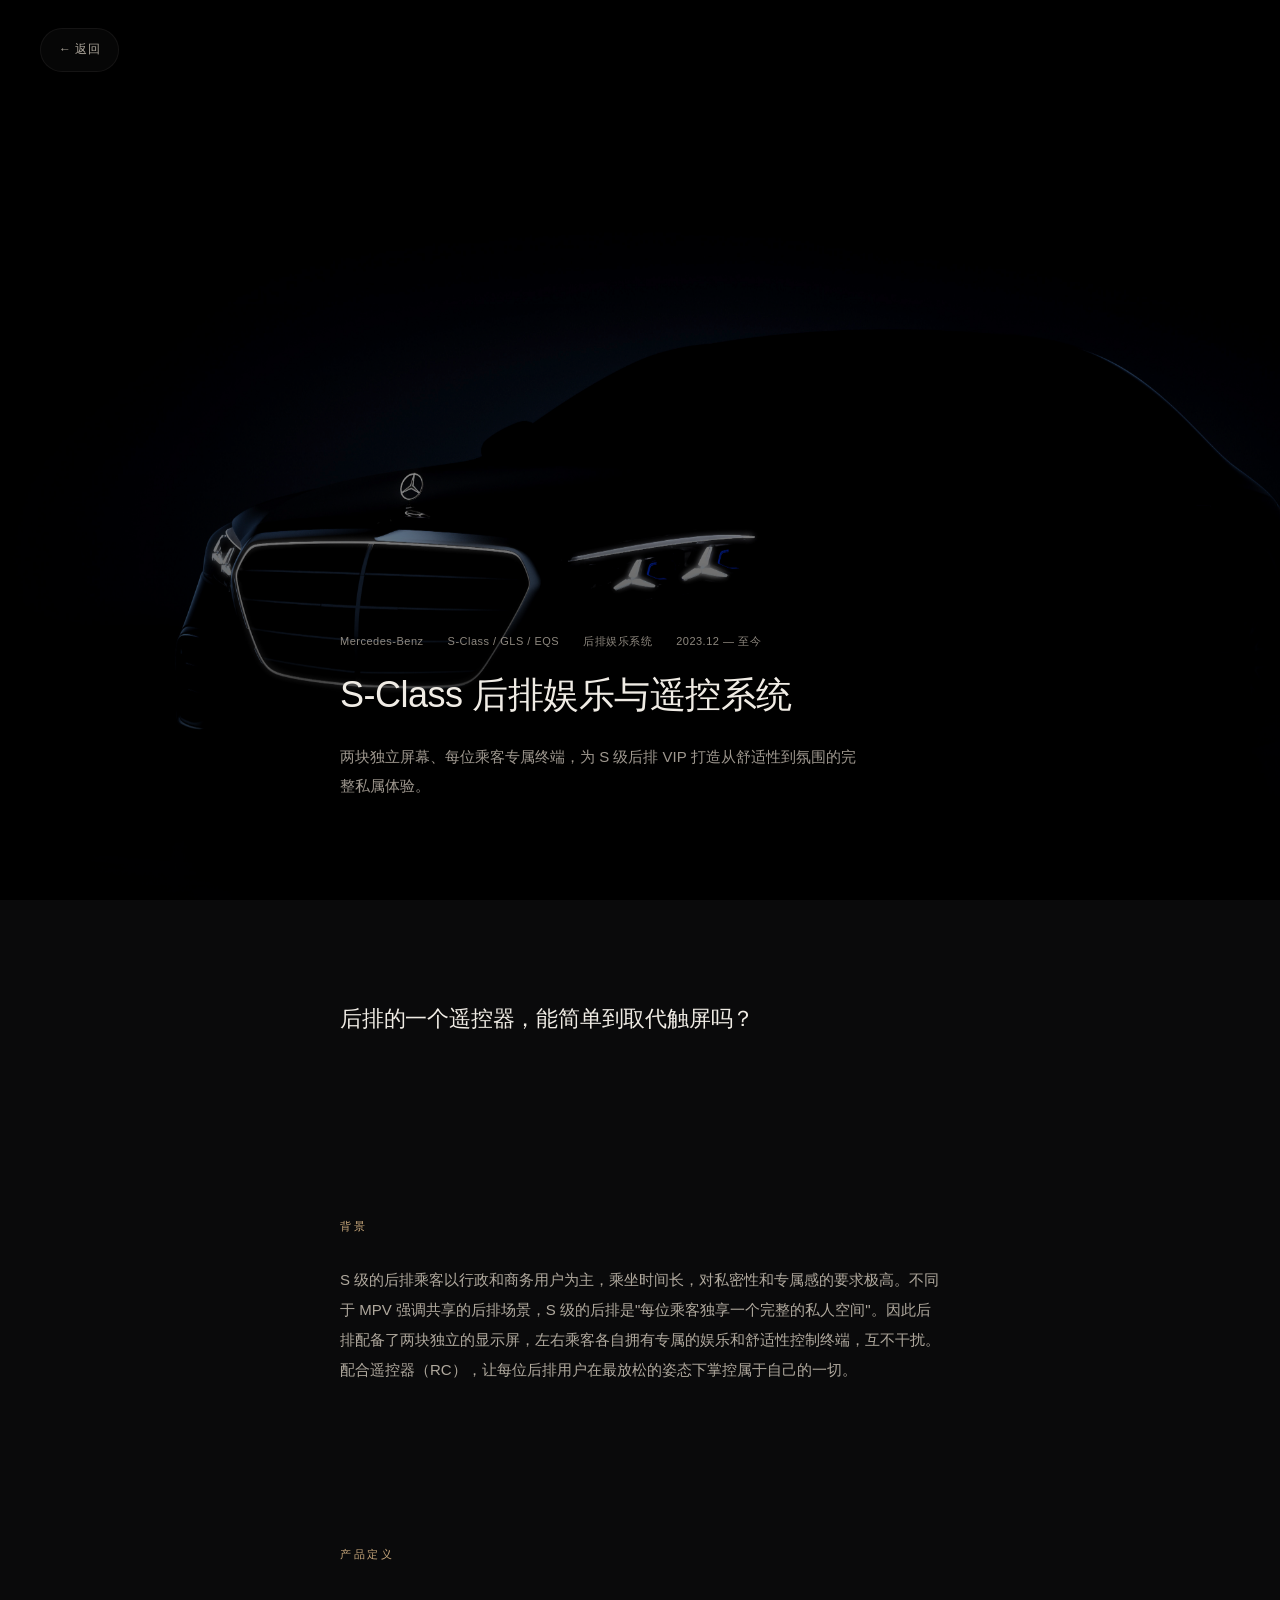
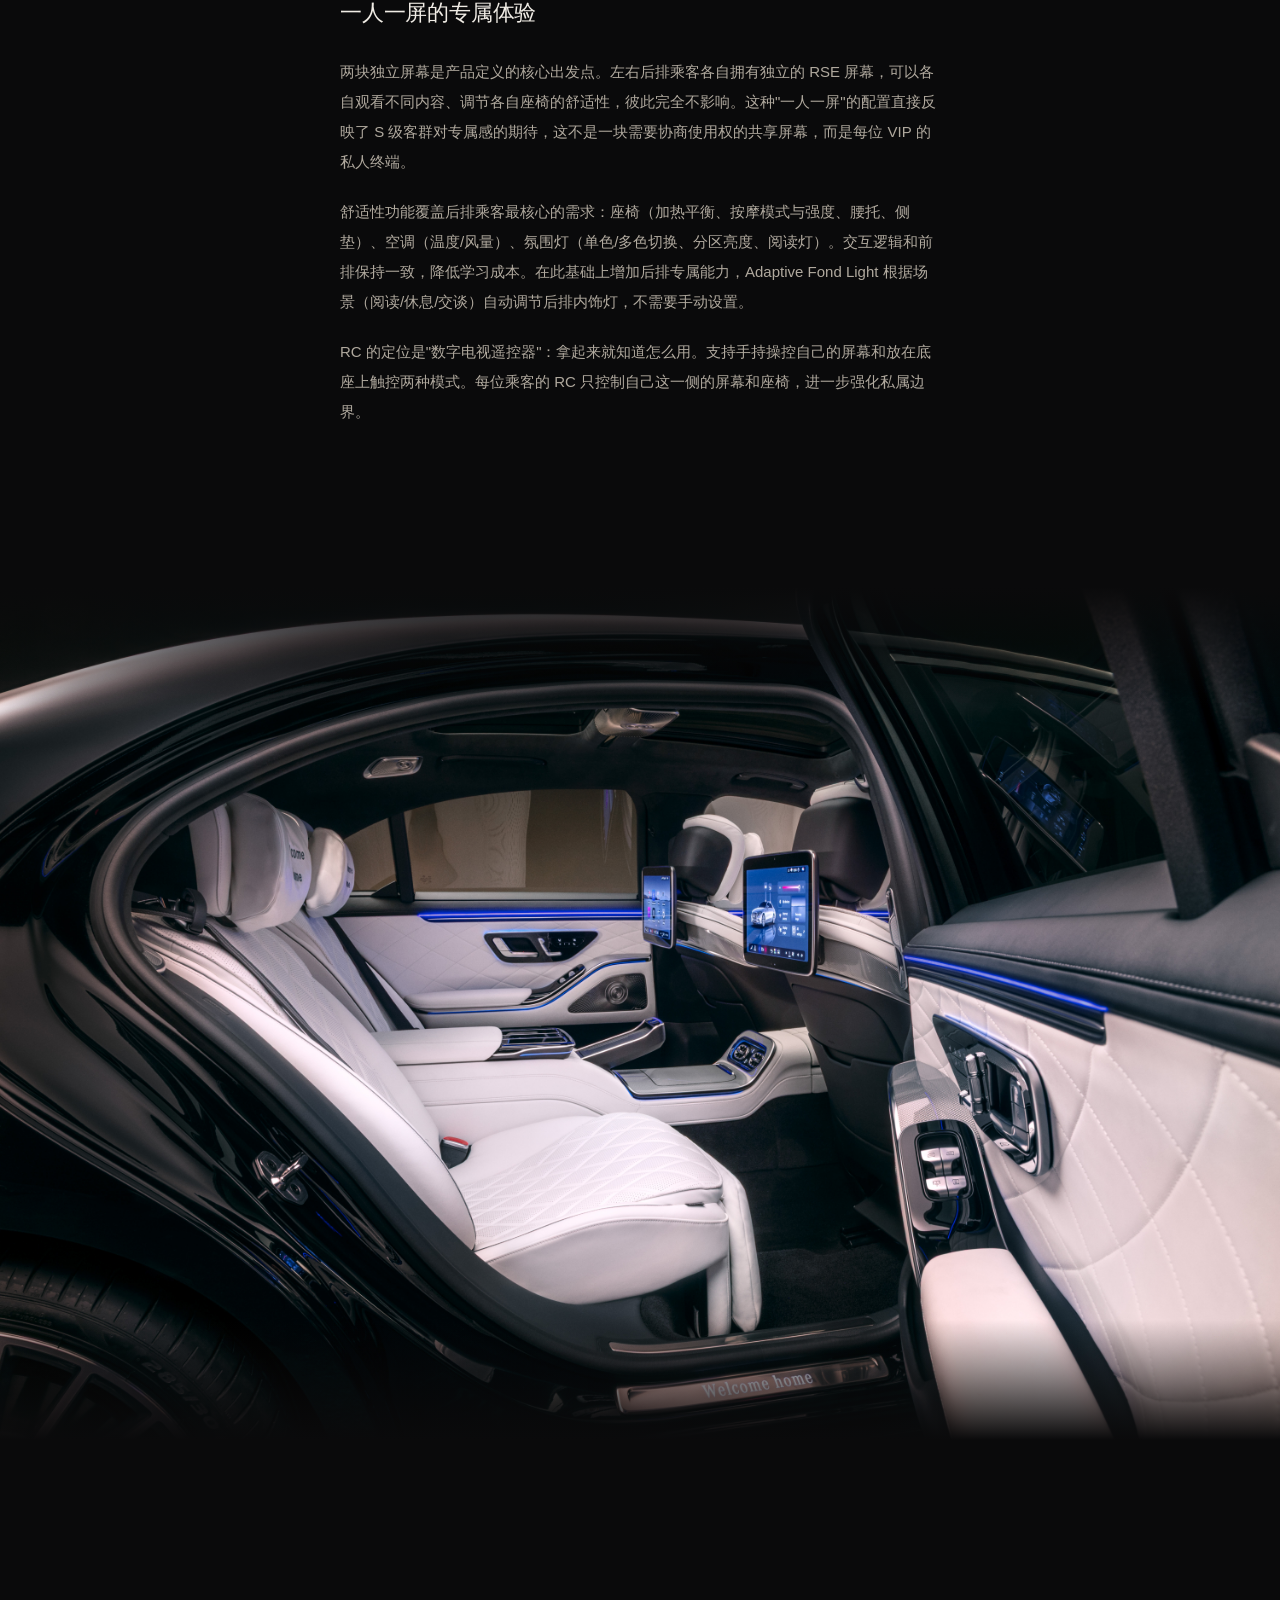
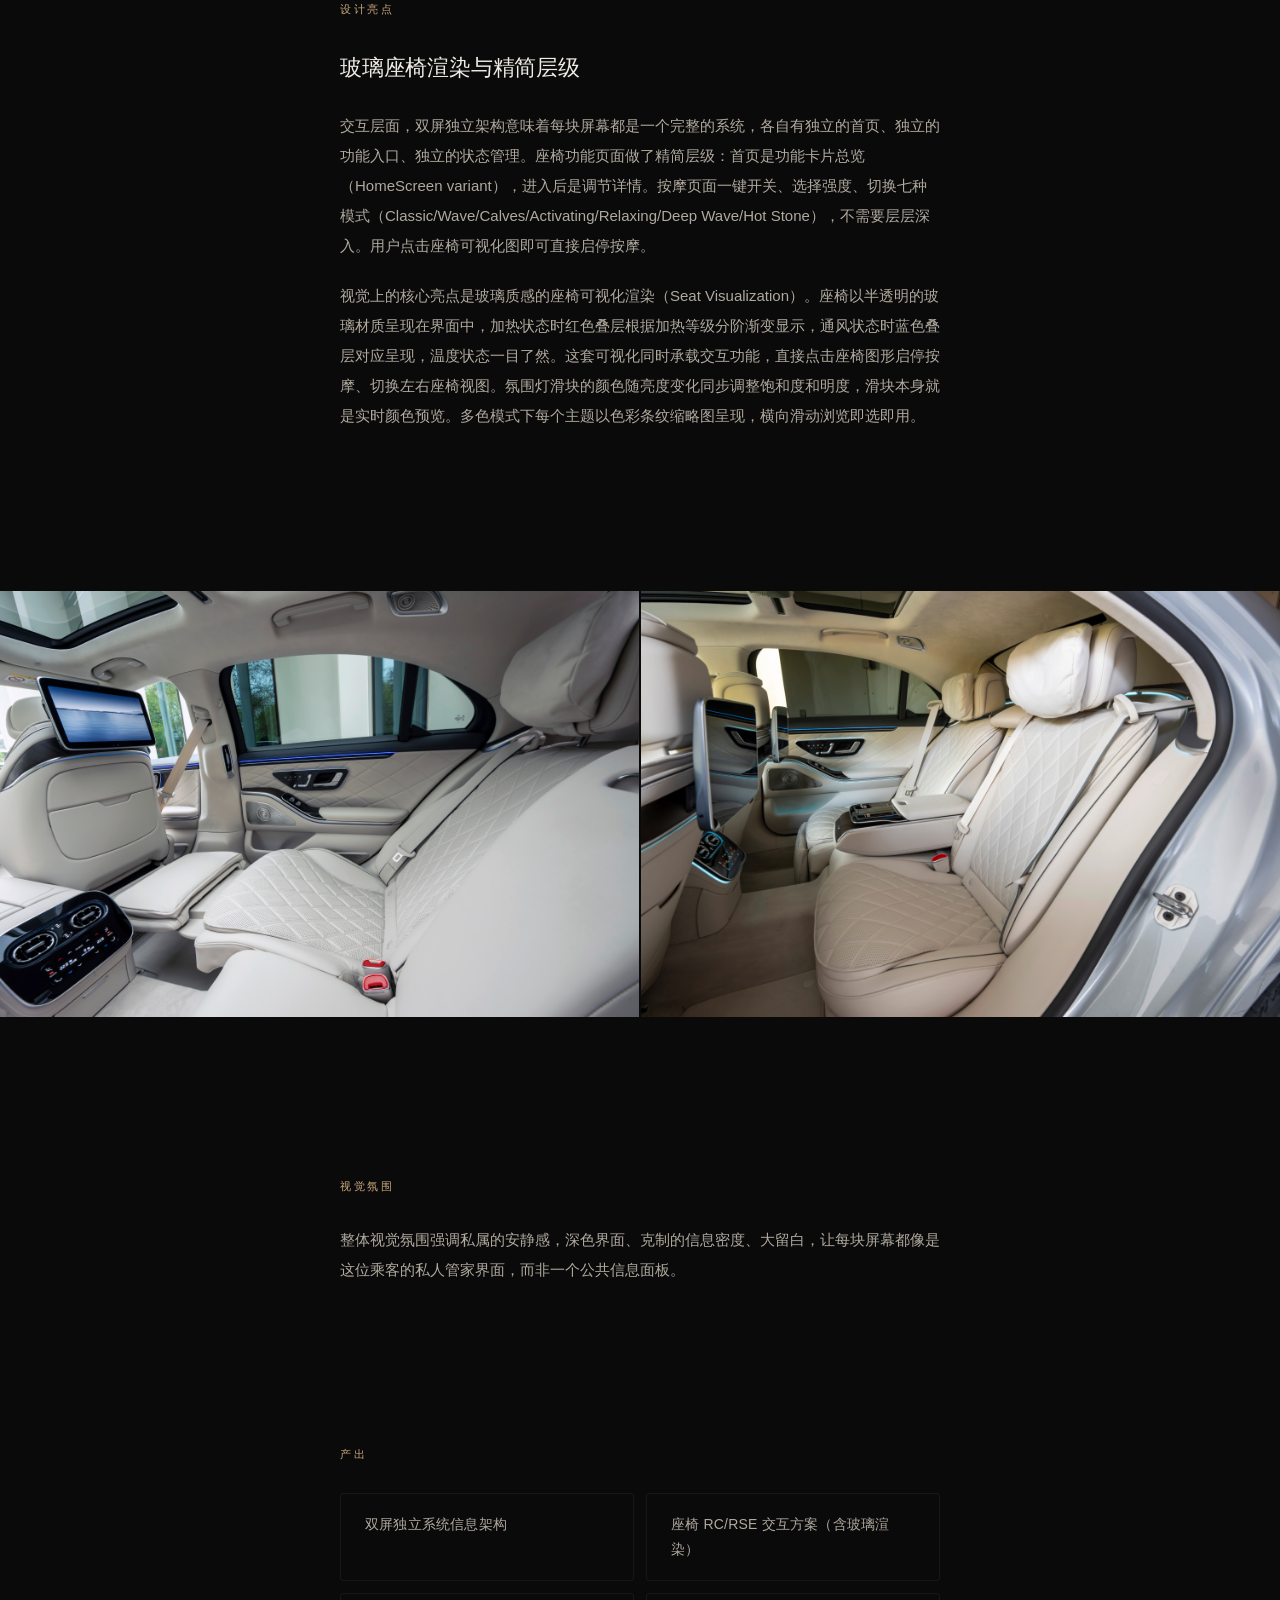
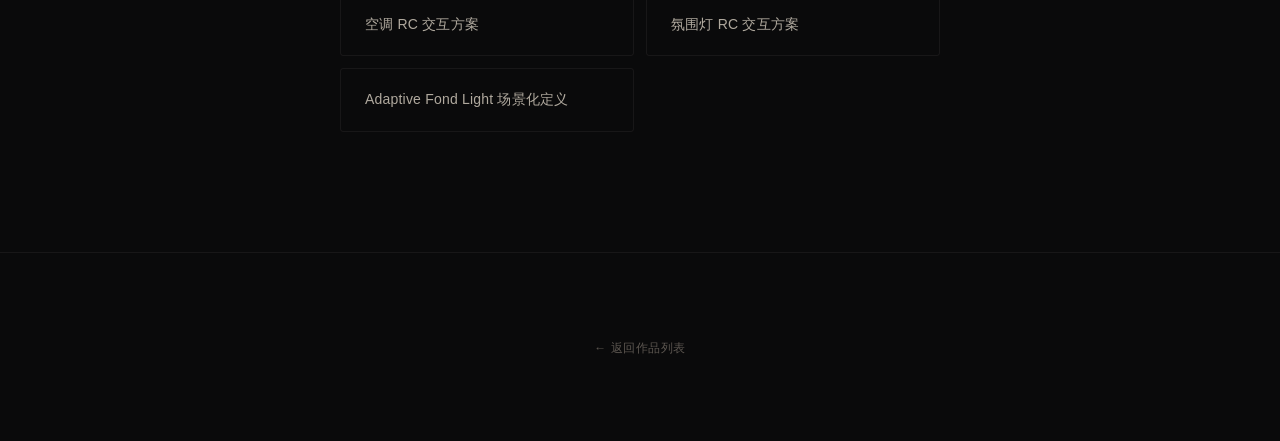
<file: projects/mb-cabin-global.html>
<!DOCTYPE html>
<html lang="zh-CN">
<head>
    <meta charset="UTF-8">
    <meta name="viewport" content="width=device-width, initial-scale=1.0">
    <title>S-Class 后排娱乐与遥控系统 | SIYANG SUO</title>
    <link rel="stylesheet" href="project.css">
</head>
<body>
    <a href="../index.html#project-4" class="hero-back" data-i18n="back">← 返回</a>
    <div class="hero">
        <div class="hero-bg" id="heroBg" style="background-image: url('../S-class/26C0006_020.jpg'); background-size: cover; background-position: center"></div>
        <div class="hero-overlay"></div>
        <div class="hero-content">
            <div class="hero-meta">
                <span>Mercedes-Benz</span>
                <span>S-Class / GLS / EQS</span>
                <span data-i18n="meta_type">后排娱乐系统</span>
                <span data-i18n="meta_date">2023.12 — 至今</span>
            </div>
            <h1 data-i18n="title">S-Class 后排娱乐与遥控系统</h1>
            <p class="hero-desc" data-i18n="hero_desc">两块独立屏幕、每位乘客专属终端，为 S 级后排 VIP 打造从舒适性到氛围的完整私属体验。</p>
        </div>
    </div>

    <div class="content">
        <div class="section fade-up">
            <div class="question-block">
                <p data-i18n="question">后排的一个遥控器，能简单到取代触屏吗？</p>
            </div>
        </div>

        <div class="section fade-up">
            <span class="section-label" data-i18n="label_bg">背景</span>
            <p data-i18n="bg_p1">S 级的后排乘客以行政和商务用户为主，乘坐时间长，对私密性和专属感的要求极高。不同于 MPV 强调共享的后排场景，S 级的后排是"每位乘客独享一个完整的私人空间"。因此后排配备了两块独立的显示屏，左右乘客各自拥有专属的娱乐和舒适性控制终端，互不干扰。配合遥控器（RC），让每位后排用户在最放松的姿态下掌控属于自己的一切。</p>
        </div>

        <div class="section fade-up">
            <span class="section-label" data-i18n="label_product">产品定义</span>
            <h2 data-i18n="product_title">一人一屏的专属体验</h2>
            <p data-i18n="product_p1">两块独立屏幕是产品定义的核心出发点。左右后排乘客各自拥有独立的 RSE 屏幕，可以各自观看不同内容、调节各自座椅的舒适性，彼此完全不影响。这种"一人一屏"的配置直接反映了 S 级客群对专属感的期待，这不是一块需要协商使用权的共享屏幕，而是每位 VIP 的私人终端。</p>
            <p data-i18n="product_p2">舒适性功能覆盖后排乘客最核心的需求：座椅（加热平衡、按摩模式与强度、腰托、侧垫）、空调（温度/风量）、氛围灯（单色/多色切换、分区亮度、阅读灯）。交互逻辑和前排保持一致，降低学习成本。在此基础上增加后排专属能力，Adaptive Fond Light 根据场景（阅读/休息/交谈）自动调节后排内饰灯，不需要手动设置。</p>
            <p data-i18n="product_p3">RC 的定位是"数字电视遥控器"：拿起来就知道怎么用。支持手持操控自己的屏幕和放在底座上触控两种模式。每位乘客的 RC 只控制自己这一侧的屏幕和座椅，进一步强化私属边界。</p>
        </div>

        <div class="img-break fade-up">
            <img src="../S-class/26C0017_010.jpg" alt="">
        </div>

        <div class="section fade-up">
            <span class="section-label" data-i18n="label_highlights">设计亮点</span>
            <h2 data-i18n="highlights_title">玻璃座椅渲染与精简层级</h2>
            <p data-i18n="highlights_p1">交互层面，双屏独立架构意味着每块屏幕都是一个完整的系统，各自有独立的首页、独立的功能入口、独立的状态管理。座椅功能页面做了精简层级：首页是功能卡片总览（HomeScreen variant），进入后是调节详情。按摩页面一键开关、选择强度、切换七种模式（Classic/Wave/Calves/Activating/Relaxing/Deep Wave/Hot Stone），不需要层层深入。用户点击座椅可视化图即可直接启停按摩。</p>
            <p data-i18n="highlights_p2">视觉上的核心亮点是玻璃质感的座椅可视化渲染（Seat Visualization）。座椅以半透明的玻璃材质呈现在界面中，加热状态时红色叠层根据加热等级分阶渐变显示，通风状态时蓝色叠层对应呈现，温度状态一目了然。这套可视化同时承载交互功能，直接点击座椅图形启停按摩、切换左右座椅视图。氛围灯滑块的颜色随亮度变化同步调整饱和度和明度，滑块本身就是实时颜色预览。多色模式下每个主题以色彩条纹缩略图呈现，横向滑动浏览即选即用。</p>
        </div>

        <div class="img-pair fade-up">
            <img src="../S-class/26C0123_028.jpg" alt="">
            <img src="../S-class/26C0127_034.jpg" alt="">
        </div>

        <div class="section fade-up">
            <span class="section-label" data-i18n="label_visual">视觉氛围</span>
            <p data-i18n="visual_p1">整体视觉氛围强调私属的安静感，深色界面、克制的信息密度、大留白，让每块屏幕都像是这位乘客的私人管家界面，而非一个公共信息面板。</p>
        </div>

        <div class="section fade-up">
            <span class="section-label" data-i18n="label_output">产出</span>
            <div class="deliverables">
                <div class="deliverable-item" data-i18n="output_1">双屏独立系统信息架构</div>
                <div class="deliverable-item" data-i18n="output_2">座椅 RC/RSE 交互方案（含玻璃渲染）</div>
                <div class="deliverable-item" data-i18n="output_3">空调 RC 交互方案</div>
                <div class="deliverable-item" data-i18n="output_4">氛围灯 RC 交互方案</div>
                <div class="deliverable-item" data-i18n="output_5">Adaptive Fond Light 场景化定义</div>
            </div>
        </div>
    </div>

    <footer class="page-footer">
        <a href="../index.html#project-4" data-i18n="back_list">← 返回作品列表</a>
    </footer>

    <script>
        const heroBg = document.getElementById('heroBg');
        const hero = document.querySelector('.hero');
        window.addEventListener('scroll', () => { const s = window.scrollY; if (s <= hero.offsetHeight) heroBg.style.transform = `translateY(${s*0.4}px)`; }, { passive: true });
        const obs = new IntersectionObserver((entries) => { entries.forEach(e => { if (e.isIntersecting) { e.target.classList.add('visible'); obs.unobserve(e.target); } }); }, { threshold: 0.15 });
        document.querySelectorAll('.fade-up').forEach(el => obs.observe(el));
    </script>

    <script>
        const i18n = {
            zh: {
                back: '← 返回',
                meta_type: '后排娱乐系统',
                meta_date: '2023.12 — 至今',
                title: 'S-Class 后排娱乐与遥控系统',
                hero_desc: '两块独立屏幕、每位乘客专属终端，为 S 级后排 VIP 打造从舒适性到氛围的完整私属体验。',
                question: '后排的一个遥控器，能简单到取代触屏吗？',
                label_bg: '背景',
                bg_p1: 'S 级的后排乘客以行政和商务用户为主，乘坐时间长，对私密性和专属感的要求极高。不同于 MPV 强调共享的后排场景，S 级的后排是"每位乘客独享一个完整的私人空间"。因此后排配备了两块独立的显示屏，左右乘客各自拥有专属的娱乐和舒适性控制终端，互不干扰。配合遥控器（RC），让每位后排用户在最放松的姿态下掌控属于自己的一切。',
                label_product: '产品定义',
                product_title: '一人一屏的专属体验',
                product_p1: '两块独立屏幕是产品定义的核心出发点。左右后排乘客各自拥有独立的 RSE 屏幕，可以各自观看不同内容、调节各自座椅的舒适性，彼此完全不影响。这种"一人一屏"的配置直接反映了 S 级客群对专属感的期待，这不是一块需要协商使用权的共享屏幕，而是每位 VIP 的私人终端。',
                product_p2: '舒适性功能覆盖后排乘客最核心的需求：座椅（加热平衡、按摩模式与强度、腰托、侧垫）、空调（温度/风量）、氛围灯（单色/多色切换、分区亮度、阅读灯）。交互逻辑和前排保持一致，降低学习成本。在此基础上增加后排专属能力，Adaptive Fond Light 根据场景（阅读/休息/交谈）自动调节后排内饰灯，不需要手动设置。',
                product_p3: 'RC 的定位是"数字电视遥控器"：拿起来就知道怎么用。支持手持操控自己的屏幕和放在底座上触控两种模式。每位乘客的 RC 只控制自己这一侧的屏幕和座椅，进一步强化私属边界。',
                label_highlights: '设计亮点',
                highlights_title: '玻璃座椅渲染与精简层级',
                highlights_p1: '交互层面，双屏独立架构意味着每块屏幕都是一个完整的系统，各自有独立的首页、独立的功能入口、独立的状态管理。座椅功能页面做了精简层级：首页是功能卡片总览（HomeScreen variant），进入后是调节详情。按摩页面一键开关、选择强度、切换七种模式（Classic/Wave/Calves/Activating/Relaxing/Deep Wave/Hot Stone），不需要层层深入。用户点击座椅可视化图即可直接启停按摩。',
                highlights_p2: '视觉上的核心亮点是玻璃质感的座椅可视化渲染（Seat Visualization）。座椅以半透明的玻璃材质呈现在界面中，加热状态时红色叠层根据加热等级分阶渐变显示，通风状态时蓝色叠层对应呈现，温度状态一目了然。这套可视化同时承载交互功能，直接点击座椅图形启停按摩、切换左右座椅视图。氛围灯滑块的颜色随亮度变化同步调整饱和度和明度，滑块本身就是实时颜色预览。多色模式下每个主题以色彩条纹缩略图呈现，横向滑动浏览即选即用。',
                label_visual: '视觉氛围',
                visual_p1: '整体视觉氛围强调私属的安静感，深色界面、克制的信息密度、大留白，让每块屏幕都像是这位乘客的私人管家界面，而非一个公共信息面板。',
                label_output: '产出',
                output_1: '双屏独立系统信息架构',
                output_2: '座椅 RC/RSE 交互方案（含玻璃渲染）',
                output_3: '空调 RC 交互方案',
                output_4: '氛围灯 RC 交互方案',
                output_5: 'Adaptive Fond Light 场景化定义',
                back_list: '← 返回作品列表'
            },
            en: {
                back: '← Back',
                meta_type: 'Rear Entertainment System',
                meta_date: '2023.12 — Present',
                title: 'S-Class Rear Entertainment & Remote Control System',
                hero_desc: 'Two independent displays, each a dedicated terminal per passenger — crafting a complete private experience from comfort to ambiance for S-Class rear VIPs.',
                question: 'Can a single remote control be simple enough to replace a touchscreen for rear passengers?',
                label_bg: 'Background',
                bg_p1: 'S-Class rear passengers are primarily executive and business users who spend extended time in the vehicle and demand exceptional privacy and exclusivity. Unlike MPVs that emphasize shared rear experiences, the S-Class rear cabin is designed as "each passenger enjoying a complete private space." Two independent displays are installed in the rear — left and right passengers each have a dedicated entertainment and comfort control terminal that operates without mutual interference. Paired with a Remote Controller (RC), each rear occupant has full control over their personal domain in the most relaxed posture.',
                label_product: 'Product Definition',
                product_title: 'One Screen Per Passenger — A Dedicated Experience',
                product_p1: 'Two independent screens are the foundational product decision. Left and right rear passengers each have their own RSE display, watching different content and adjusting their own seat comfort settings with zero mutual impact. This "one screen per person" configuration directly reflects S-Class clientele expectations for exclusivity — this is not a shared screen requiring negotiation of usage rights, but each VIP\'s private terminal.',
                product_p2: 'Comfort features cover the most essential rear passenger needs: seating (heating balance, massage modes and intensity, lumbar support, bolsters), climate (temperature/airflow), and ambient lighting (single/multi-color switching, zone brightness, reading lights). Interaction logic remains consistent with the front row to reduce learning cost. On top of this, rear-exclusive capabilities are added — Adaptive Fond Light automatically adjusts rear interior lighting based on scenario (reading/resting/conversation) without manual configuration.',
                product_p3: 'The RC is positioned as a "digital TV remote" — pick it up and you immediately know how to use it. It supports two modes: handheld operation of your own screen and docked touchscreen interaction. Each passenger\'s RC controls only their side\'s screen and seat, further reinforcing the private boundary.',
                label_highlights: 'Design Highlights',
                highlights_title: 'Glass Seat Rendering & Streamlined Hierarchy',
                highlights_p1: 'At the interaction level, the dual-screen independent architecture means each display runs a complete system with its own homepage, function entries, and state management. The seat function page features a streamlined hierarchy: the homepage shows a function card overview (HomeScreen variant), with adjustment details upon entry. The massage page offers one-tap toggle, intensity selection, and seven mode choices (Classic/Wave/Calves/Activating/Relaxing/Deep Wave/Hot Stone) without deep navigation. Users can tap the seat visualization directly to start or stop massage.',
                highlights_p2: 'The visual centerpiece is the glass-textured seat visualization rendering. The seat is presented in a translucent glass material within the interface — in heating mode, a red overlay displays graduated gradients based on heating level; in ventilation mode, a corresponding blue overlay appears. Temperature status is instantly readable. This visualization simultaneously serves interaction functions — directly tapping the seat graphic starts/stops massage and switches between left/right seat views. The ambient lighting slider\'s color synchronizes saturation and brightness changes with the brightness value — the slider itself is a real-time color preview. In multi-color mode, each theme is shown as a color-stripe thumbnail for horizontal browsing and instant selection.',
                label_visual: 'Visual Atmosphere',
                visual_p1: 'The overall visual atmosphere emphasizes a sense of private tranquility — dark interfaces, restrained information density, and generous whitespace. Each screen feels like the passenger\'s private concierge interface rather than a public information panel.',
                label_output: 'Deliverables',
                output_1: 'Dual-screen independent system information architecture',
                output_2: 'Seat RC/RSE interaction design (including glass rendering)',
                output_3: 'Climate RC interaction design',
                output_4: 'Ambient lighting RC interaction design',
                output_5: 'Adaptive Fond Light scenario-based definition',
                back_list: '← Back to Projects'
            }
        };

        (function initLang() {
            const params = new URLSearchParams(window.location.search);
            const lang = params.get('lang') || localStorage.getItem('lang') || 'zh';
            document.querySelectorAll('[data-i18n]').forEach(el => {
                const key = el.dataset.i18n;
                if (i18n[lang] && i18n[lang][key]) {
                    el.innerHTML = i18n[lang][key];
                }
            });
            document.documentElement.lang = lang === 'zh' ? 'zh-CN' : 'en';
        })();
    </script>
</body>
</html>
</file>
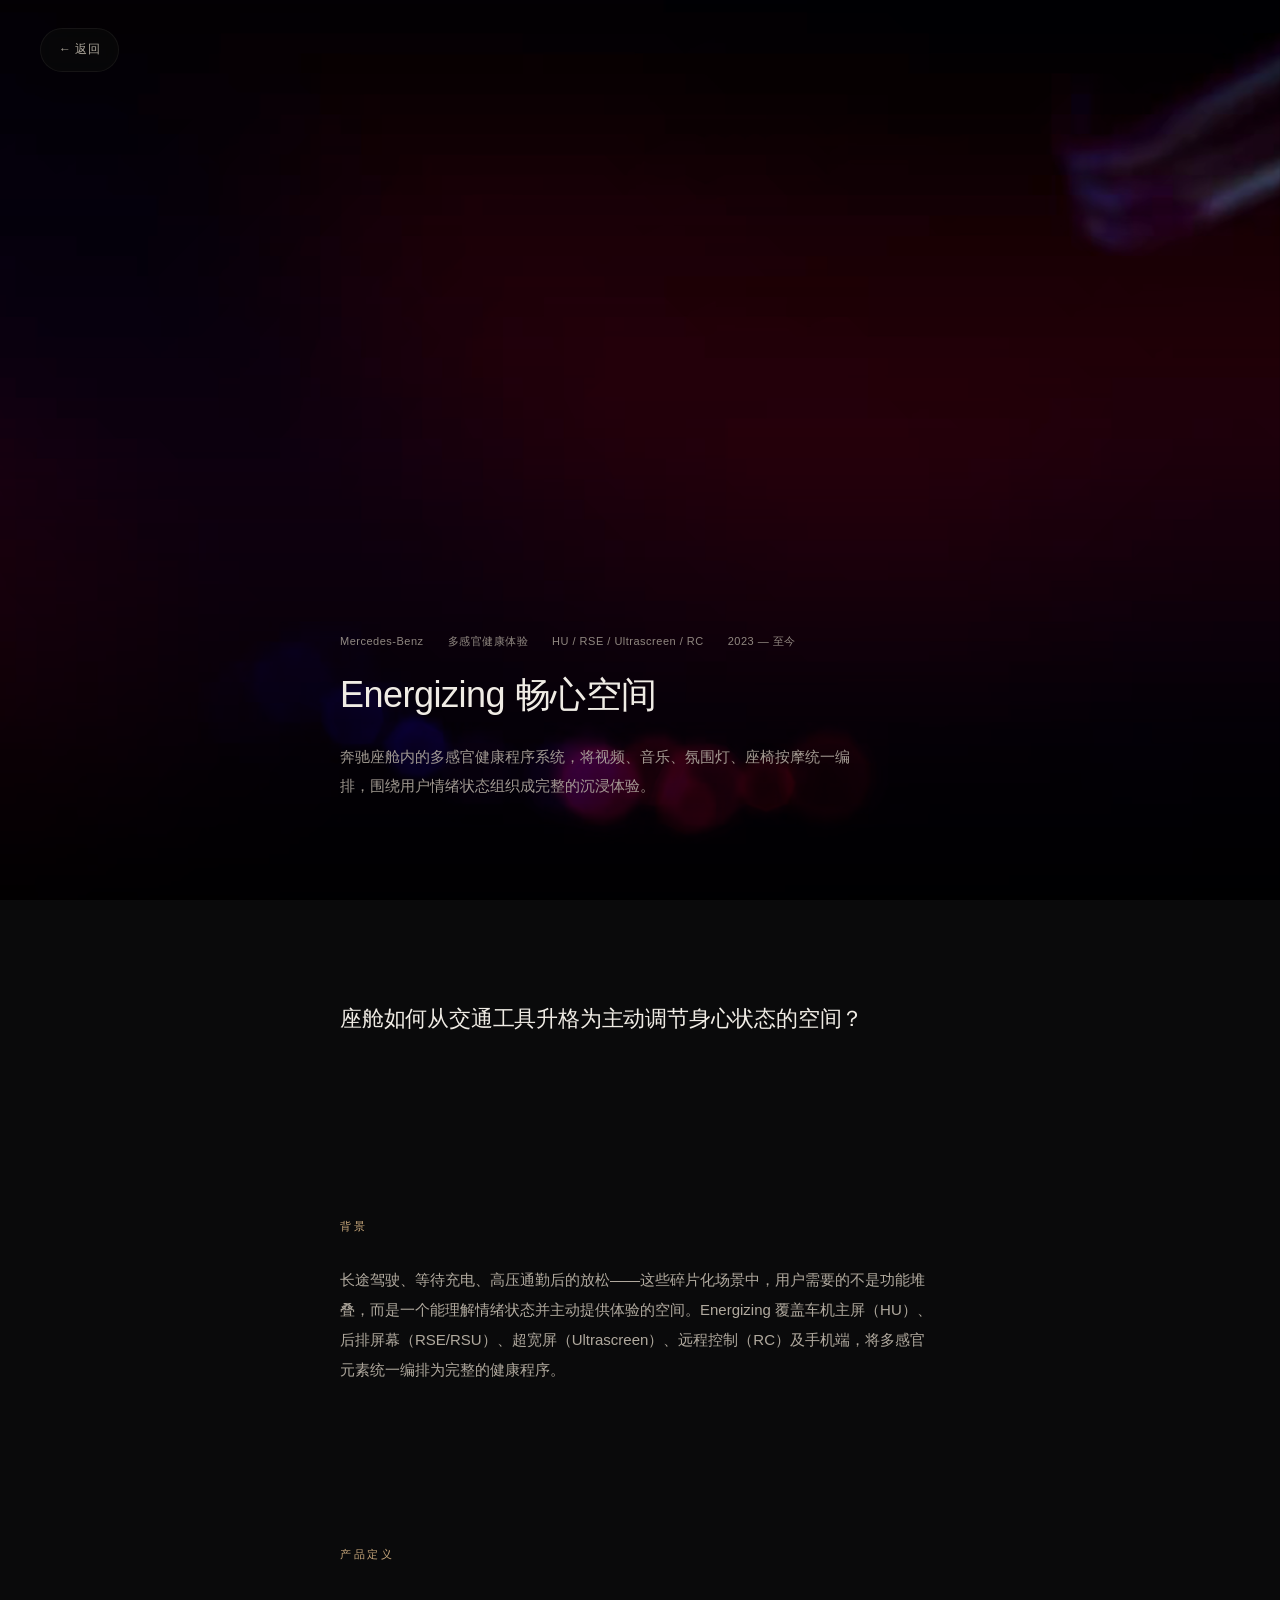
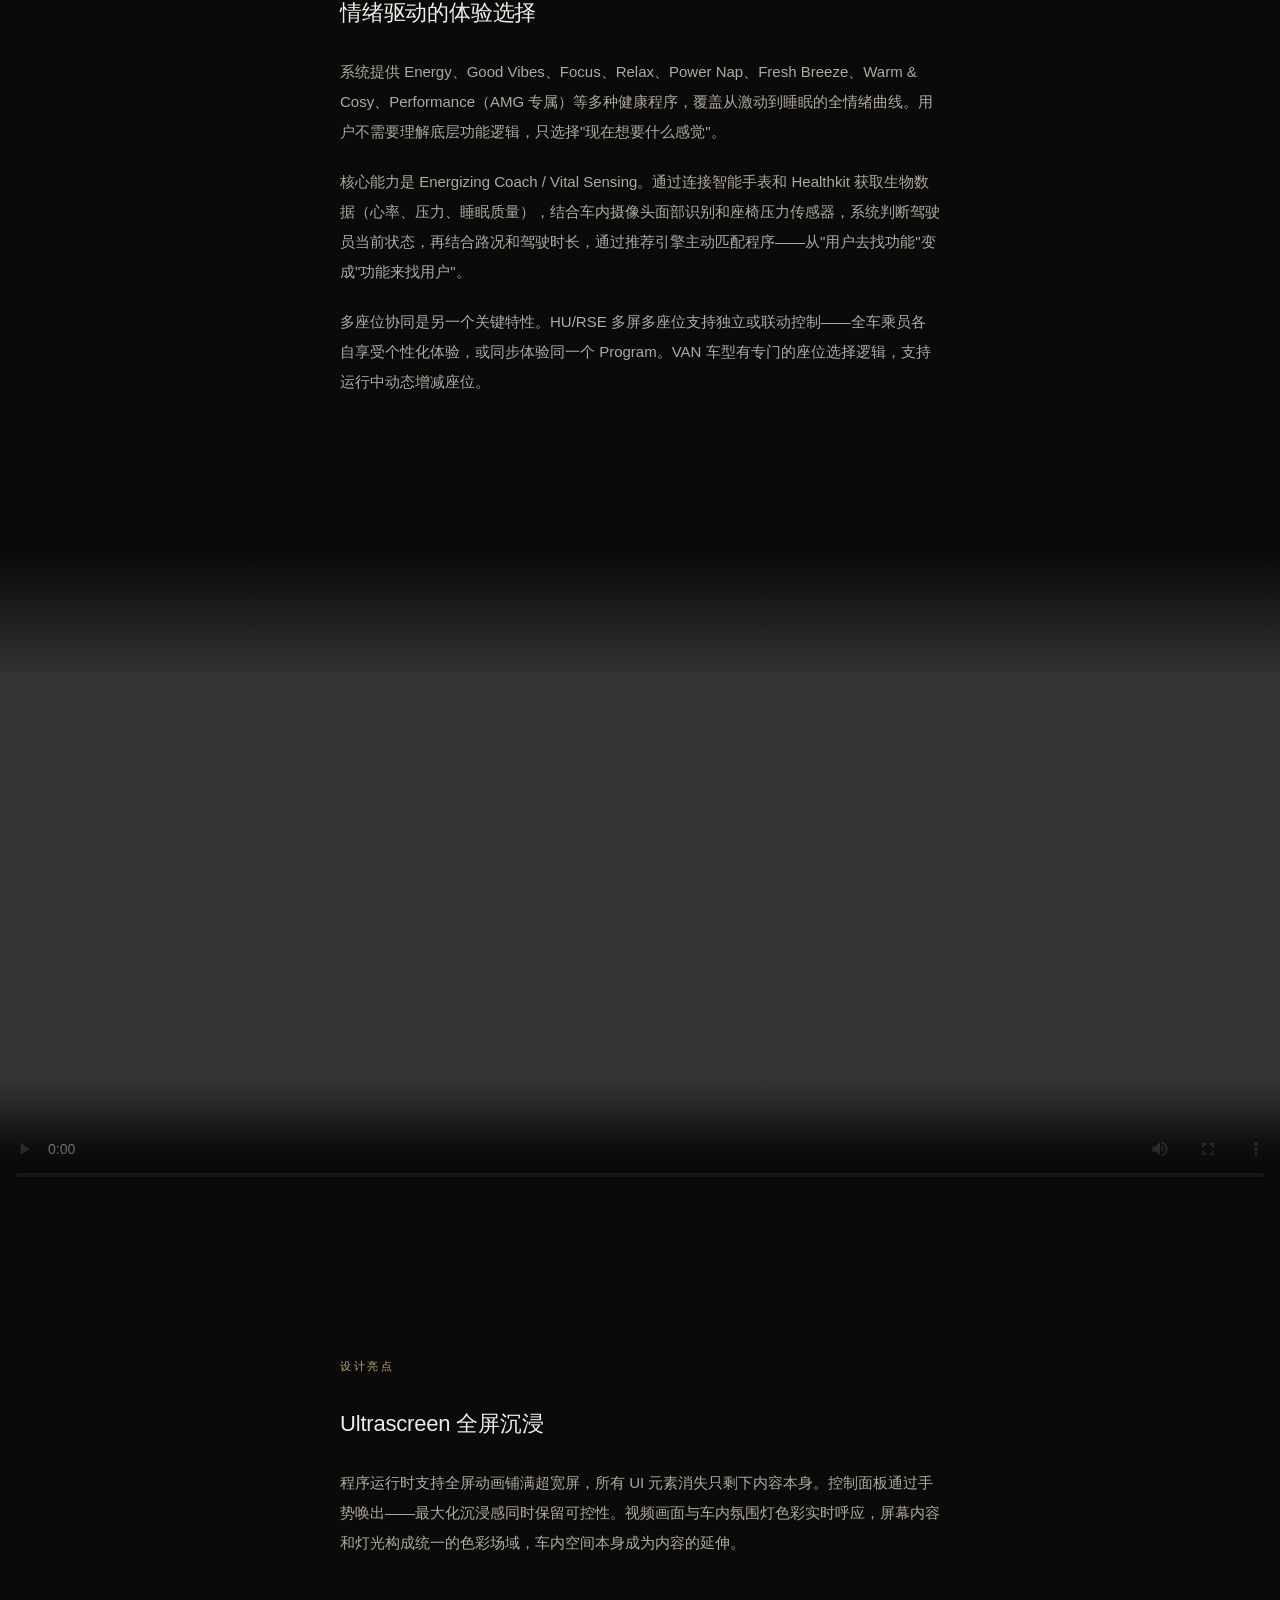
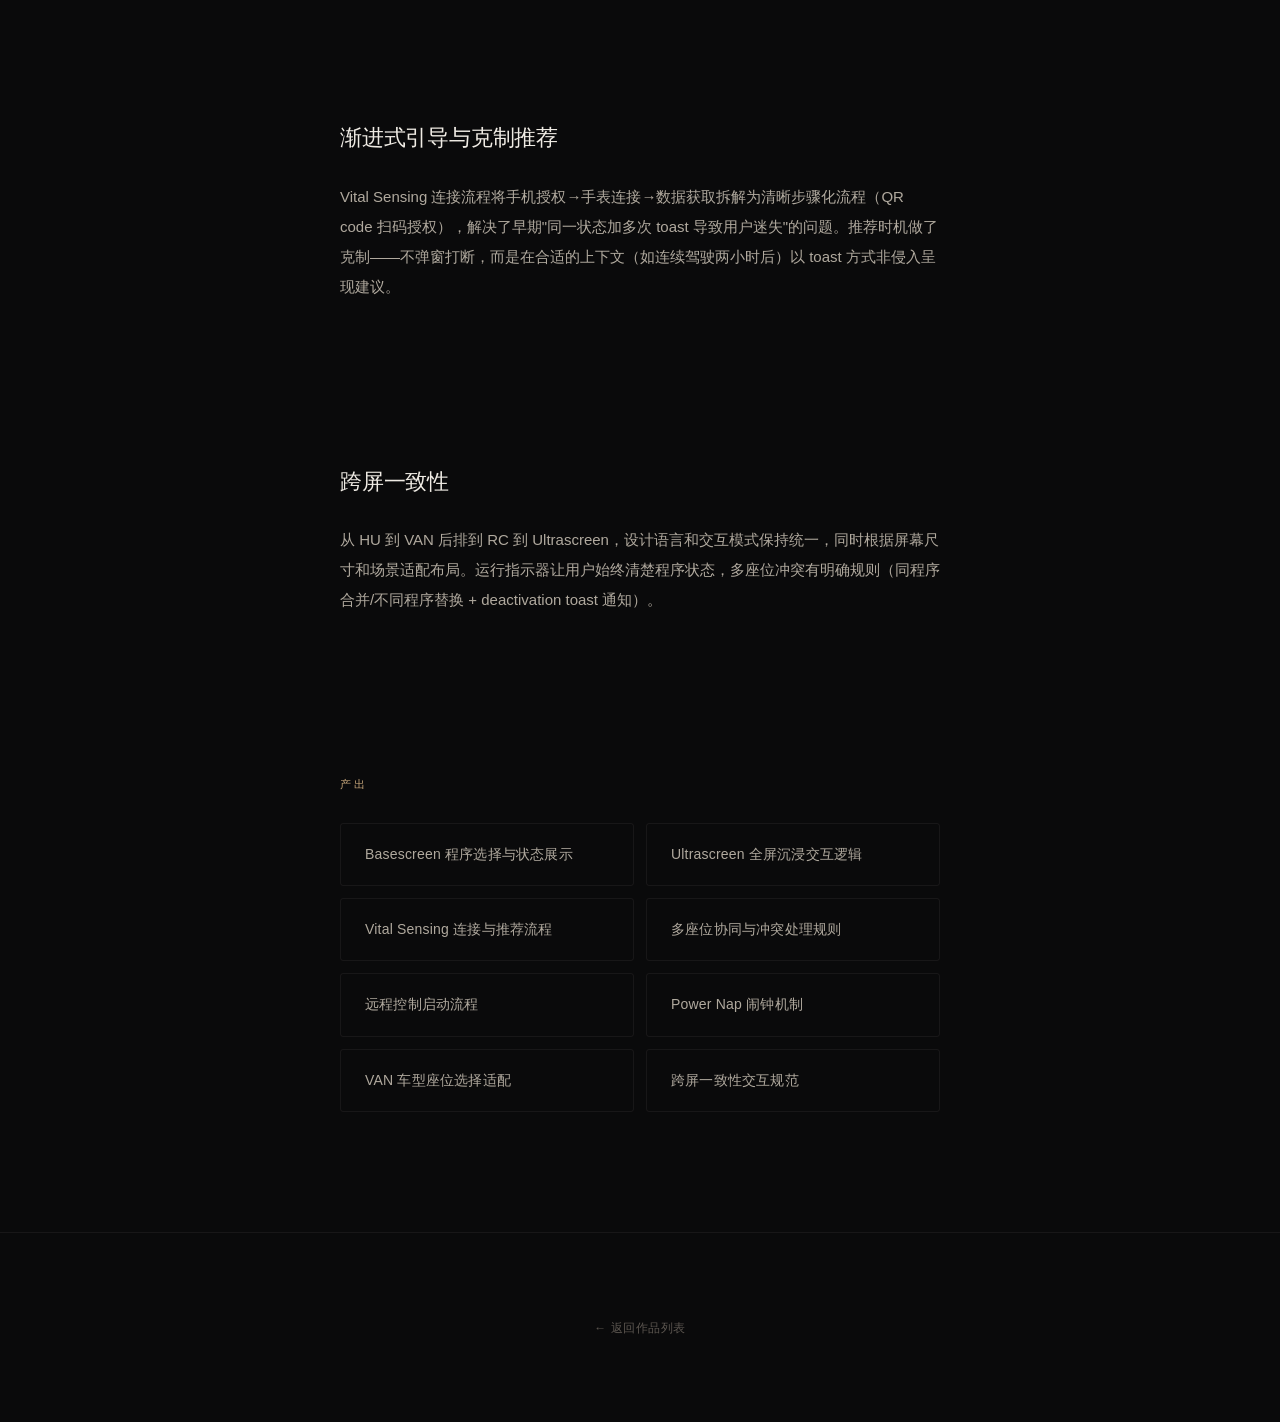
<file: projects/mb-energizing.html>
<!DOCTYPE html>
<html lang="zh-CN">
<head>
    <meta charset="UTF-8">
    <meta name="viewport" content="width=device-width, initial-scale=1.0">
    <title>Energizing 畅心空间 | SIYANG SUO</title>
    <link rel="stylesheet" href="project.css">
</head>
<body>
    <a href="../index.html#project-5" class="hero-back" data-i18n="back">← 返回</a>
    <div class="hero">
        <div class="hero-bg" id="heroBg" style="background-image: url('../Energizing/Property 1=Energy.png'); background-size: cover; background-position: center"></div>
        <div class="hero-overlay"></div>
        <div class="hero-content">
            <div class="hero-meta">
                <span>Mercedes-Benz</span>
                <span data-i18n="meta_type">多感官健康体验</span>
                <span>HU / RSE / Ultrascreen / RC</span>
                <span data-i18n="meta_date">2023 — 至今</span>
            </div>
            <h1 data-i18n="title">Energizing 畅心空间</h1>
            <p class="hero-desc" data-i18n="hero_desc">奔驰座舱内的多感官健康程序系统，将视频、音乐、氛围灯、座椅按摩统一编排，围绕用户情绪状态组织成完整的沉浸体验。</p>
        </div>
    </div>

    <div class="content">
        <div class="section fade-up">
            <div class="question-block">
                <p data-i18n="question">座舱如何从交通工具升格为主动调节身心状态的空间？</p>
            </div>
        </div>

        <div class="section fade-up">
            <span class="section-label" data-i18n="label_bg">背景</span>
            <p data-i18n="bg_p1">长途驾驶、等待充电、高压通勤后的放松——这些碎片化场景中，用户需要的不是功能堆叠，而是一个能理解情绪状态并主动提供体验的空间。Energizing 覆盖车机主屏（HU）、后排屏幕（RSE/RSU）、超宽屏（Ultrascreen）、远程控制（RC）及手机端，将多感官元素统一编排为完整的健康程序。</p>
        </div>

        <div class="section fade-up">
            <span class="section-label" data-i18n="label_product">产品定义</span>
            <h2 data-i18n="product_title">情绪驱动的体验选择</h2>
            <p data-i18n="product_p1">系统提供 Energy、Good Vibes、Focus、Relax、Power Nap、Fresh Breeze、Warm & Cosy、Performance（AMG 专属）等多种健康程序，覆盖从激动到睡眠的全情绪曲线。用户不需要理解底层功能逻辑，只选择"现在想要什么感觉"。</p>
            <p data-i18n="product_p2">核心能力是 Energizing Coach / Vital Sensing。通过连接智能手表和 Healthkit 获取生物数据（心率、压力、睡眠质量），结合车内摄像头面部识别和座椅压力传感器，系统判断驾驶员当前状态，再结合路况和驾驶时长，通过推荐引擎主动匹配程序——从"用户去找功能"变成"功能来找用户"。</p>
            <p data-i18n="product_p3">多座位协同是另一个关键特性。HU/RSE 多屏多座位支持独立或联动控制——全车乘员各自享受个性化体验，或同步体验同一个 Program。VAN 车型有专门的座位选择逻辑，支持运行中动态增减座位。</p>
        </div>

        <div class="img-break fade-up">
            <video class="section-video" controls playsinline style="width:100%; display:block;">
                <source src="../Energizing/energizing_glc.mp4" type="video/mp4">
            </video>
        </div>

        <div class="section fade-up">
            <span class="section-label" data-i18n="label_highlights">设计亮点</span>
            <h2 data-i18n="highlights_title">Ultrascreen 全屏沉浸</h2>
            <p data-i18n="highlights_p1">程序运行时支持全屏动画铺满超宽屏，所有 UI 元素消失只剩下内容本身。控制面板通过手势唤出——最大化沉浸感同时保留可控性。视频画面与车内氛围灯色彩实时呼应，屏幕内容和灯光构成统一的色彩场域，车内空间本身成为内容的延伸。</p>
        </div>

        <div class="section fade-up">
            <h2 data-i18n="guidance_title">渐进式引导与克制推荐</h2>
            <p data-i18n="guidance_p1">Vital Sensing 连接流程将手机授权→手表连接→数据获取拆解为清晰步骤化流程（QR code 扫码授权），解决了早期"同一状态加多次 toast 导致用户迷失"的问题。推荐时机做了克制——不弹窗打断，而是在合适的上下文（如连续驾驶两小时后）以 toast 方式非侵入呈现建议。</p>
        </div>

        <div class="section fade-up">
            <h2 data-i18n="cross_title">跨屏一致性</h2>
            <p data-i18n="cross_p1">从 HU 到 VAN 后排到 RC 到 Ultrascreen，设计语言和交互模式保持统一，同时根据屏幕尺寸和场景适配布局。运行指示器让用户始终清楚程序状态，多座位冲突有明确规则（同程序合并/不同程序替换 + deactivation toast 通知）。</p>
        </div>

        <div class="section fade-up">
            <span class="section-label" data-i18n="label_output">产出</span>
            <div class="deliverables">
                <div class="deliverable-item" data-i18n="output_1">Basescreen 程序选择与状态展示</div>
                <div class="deliverable-item" data-i18n="output_2">Ultrascreen 全屏沉浸交互逻辑</div>
                <div class="deliverable-item" data-i18n="output_3">Vital Sensing 连接与推荐流程</div>
                <div class="deliverable-item" data-i18n="output_4">多座位协同与冲突处理规则</div>
                <div class="deliverable-item" data-i18n="output_5">远程控制启动流程</div>
                <div class="deliverable-item" data-i18n="output_6">Power Nap 闹钟机制</div>
                <div class="deliverable-item" data-i18n="output_7">VAN 车型座位选择适配</div>
                <div class="deliverable-item" data-i18n="output_8">跨屏一致性交互规范</div>
            </div>
        </div>
    </div>

    <footer class="page-footer">
        <a href="../index.html#project-5" data-i18n="back_list">← 返回作品列表</a>
    </footer>

    <script>
        const heroBg = document.getElementById('heroBg');
        const hero = document.querySelector('.hero');
        window.addEventListener('scroll', () => { const s = window.scrollY; if (s <= hero.offsetHeight) heroBg.style.transform = `translateY(${s*0.4}px)`; }, { passive: true });
        const obs = new IntersectionObserver((entries) => { entries.forEach(e => { if (e.isIntersecting) { e.target.classList.add('visible'); obs.unobserve(e.target); } }); }, { threshold: 0.15 });
        document.querySelectorAll('.fade-up').forEach(el => obs.observe(el));
    </script>

    <script>
        const i18n = {
            zh: {
                back: '← 返回',
                meta_type: '多感官健康体验',
                meta_date: '2023 — 至今',
                title: 'Energizing 畅心空间',
                hero_desc: '奔驰座舱内的多感官健康程序系统，将视频、音乐、氛围灯、座椅按摩统一编排，围绕用户情绪状态组织成完整的沉浸体验。',
                question: '座舱如何从交通工具升格为主动调节身心状态的空间？',
                label_bg: '背景',
                bg_p1: '长途驾驶、等待充电、高压通勤后的放松——这些碎片化场景中，用户需要的不是功能堆叠，而是一个能理解情绪状态并主动提供体验的空间。Energizing 覆盖车机主屏（HU）、后排屏幕（RSE/RSU）、超宽屏（Ultrascreen）、远程控制（RC）及手机端，将多感官元素统一编排为完整的健康程序。',
                label_product: '产品定义',
                product_title: '情绪驱动的体验选择',
                product_p1: '系统提供 Energy、Good Vibes、Focus、Relax、Power Nap、Fresh Breeze、Warm & Cosy、Performance（AMG 专属）等多种健康程序，覆盖从激动到睡眠的全情绪曲线。用户不需要理解底层功能逻辑，只选择"现在想要什么感觉"。',
                product_p2: '核心能力是 Energizing Coach / Vital Sensing。通过连接智能手表和 Healthkit 获取生物数据（心率、压力、睡眠质量），结合车内摄像头面部识别和座椅压力传感器，系统判断驾驶员当前状态，再结合路况和驾驶时长，通过推荐引擎主动匹配程序——从"用户去找功能"变成"功能来找用户"。',
                product_p3: '多座位协同是另一个关键特性。HU/RSE 多屏多座位支持独立或联动控制——全车乘员各自享受个性化体验，或同步体验同一个 Program。VAN 车型有专门的座位选择逻辑，支持运行中动态增减座位。',
                label_highlights: '设计亮点',
                highlights_title: 'Ultrascreen 全屏沉浸',
                highlights_p1: '程序运行时支持全屏动画铺满超宽屏，所有 UI 元素消失只剩下内容本身。控制面板通过手势唤出——最大化沉浸感同时保留可控性。视频画面与车内氛围灯色彩实时呼应，屏幕内容和灯光构成统一的色彩场域，车内空间本身成为内容的延伸。',
                guidance_title: '渐进式引导与克制推荐',
                guidance_p1: 'Vital Sensing 连接流程将手机授权→手表连接→数据获取拆解为清晰步骤化流程（QR code 扫码授权），解决了早期"同一状态加多次 toast 导致用户迷失"的问题。推荐时机做了克制——不弹窗打断，而是在合适的上下文（如连续驾驶两小时后）以 toast 方式非侵入呈现建议。',
                cross_title: '跨屏一致性',
                cross_p1: '从 HU 到 VAN 后排到 RC 到 Ultrascreen，设计语言和交互模式保持统一，同时根据屏幕尺寸和场景适配布局。运行指示器让用户始终清楚程序状态，多座位冲突有明确规则（同程序合并/不同程序替换 + deactivation toast 通知）。',
                label_output: '产出',
                output_1: 'Basescreen 程序选择与状态展示',
                output_2: 'Ultrascreen 全屏沉浸交互逻辑',
                output_3: 'Vital Sensing 连接与推荐流程',
                output_4: '多座位协同与冲突处理规则',
                output_5: '远程控制启动流程',
                output_6: 'Power Nap 闹钟机制',
                output_7: 'VAN 车型座位选择适配',
                output_8: '跨屏一致性交互规范',
                back_list: '← 返回作品列表'
            },
            en: {
                back: '← Back',
                meta_type: 'Multi-Sensory Wellness Experience',
                meta_date: '2023 — Present',
                title: 'Energizing Comfort Space',
                hero_desc: 'A multi-sensory wellness program system within the Mercedes-Benz cabin — orchestrating video, music, ambient lighting, and seat massage into cohesive immersive experiences organized around the user\'s emotional state.',
                question: 'How can a vehicle cabin evolve from a transportation tool into a space that actively regulates well-being?',
                label_bg: 'Background',
                bg_p1: 'Long-distance driving, waiting while charging, unwinding after a high-pressure commute — in these fragmented scenarios, users don\'t need feature accumulation; they need a space that understands their emotional state and proactively delivers experiences. Energizing spans the head unit (HU), rear screens (RSE/RSU), Ultrascreen, Remote Controller (RC), and mobile, orchestrating multi-sensory elements into complete wellness programs.',
                label_product: 'Product Definition',
                product_title: 'Emotion-Driven Experience Selection',
                product_p1: 'The system offers multiple wellness programs — Energy, Good Vibes, Focus, Relax, Power Nap, Fresh Breeze, Warm & Cosy, Performance (AMG exclusive) — covering the full emotional spectrum from energized to sleep. Users don\'t need to understand underlying function logic; they simply choose "how do I want to feel right now."',
                product_p2: 'The core capability is Energizing Coach / Vital Sensing. By connecting to smartwatches and HealthKit for biometric data (heart rate, stress, sleep quality), combined with in-cabin camera facial recognition and seat pressure sensors, the system assesses the driver\'s current state. Factoring in road conditions and driving duration, the recommendation engine proactively matches a program — shifting from "users finding features" to "features finding users."',
                product_p3: 'Multi-seat coordination is another key feature. HU/RSE multi-screen, multi-seat support enables either independent or synchronized control — all occupants enjoy personalized experiences individually, or share the same program simultaneously. VAN models have dedicated seat selection logic supporting dynamic addition and removal of seats during an active session.',
                label_highlights: 'Design Highlights',
                highlights_title: 'Ultrascreen Full Immersion',
                highlights_p1: 'During program playback, full-screen animations fill the ultra-wide display with all UI elements disappearing — only the content remains. The control panel is invoked via gesture — maximizing immersion while preserving controllability. Video visuals and in-cabin ambient lighting colors respond in real-time, with screen content and lighting forming a unified color field where the cabin space itself becomes an extension of the content.',
                guidance_title: 'Progressive Onboarding & Restrained Recommendations',
                guidance_p1: 'The Vital Sensing connection flow decomposes phone authorization, watch pairing, and data acquisition into a clear step-by-step process (QR code scan authorization), solving the earlier issue of "multiple toasts in the same state causing user confusion." Recommendation timing is deliberately restrained — no disruptive pop-ups, but non-intrusive toast suggestions presented at appropriate moments (e.g., after two consecutive hours of driving).',
                cross_title: 'Cross-Screen Consistency',
                cross_p1: 'From HU to VAN rear cabin to RC to Ultrascreen, design language and interaction patterns remain unified while adapting layout to screen size and context. A running indicator keeps users constantly aware of program status. Multi-seat conflicts follow explicit rules (same program merges / different programs replace with deactivation toast notification).',
                label_output: 'Deliverables',
                output_1: 'Basescreen program selection & status display',
                output_2: 'Ultrascreen full-immersion interaction logic',
                output_3: 'Vital Sensing connection & recommendation flow',
                output_4: 'Multi-seat coordination & conflict resolution rules',
                output_5: 'Remote control launch flow',
                output_6: 'Power Nap alarm mechanism',
                output_7: 'VAN model seat selection adaptation',
                output_8: 'Cross-screen consistency interaction guidelines',
                back_list: '← Back to Projects'
            }
        };

        (function initLang() {
            const params = new URLSearchParams(window.location.search);
            const lang = params.get('lang') || localStorage.getItem('lang') || 'zh';
            document.querySelectorAll('[data-i18n]').forEach(el => {
                const key = el.dataset.i18n;
                if (i18n[lang] && i18n[lang][key]) {
                    el.innerHTML = i18n[lang][key];
                }
            });
            document.documentElement.lang = lang === 'zh' ? 'zh-CN' : 'en';
        })();
    </script>
</body>
</html>
</file>
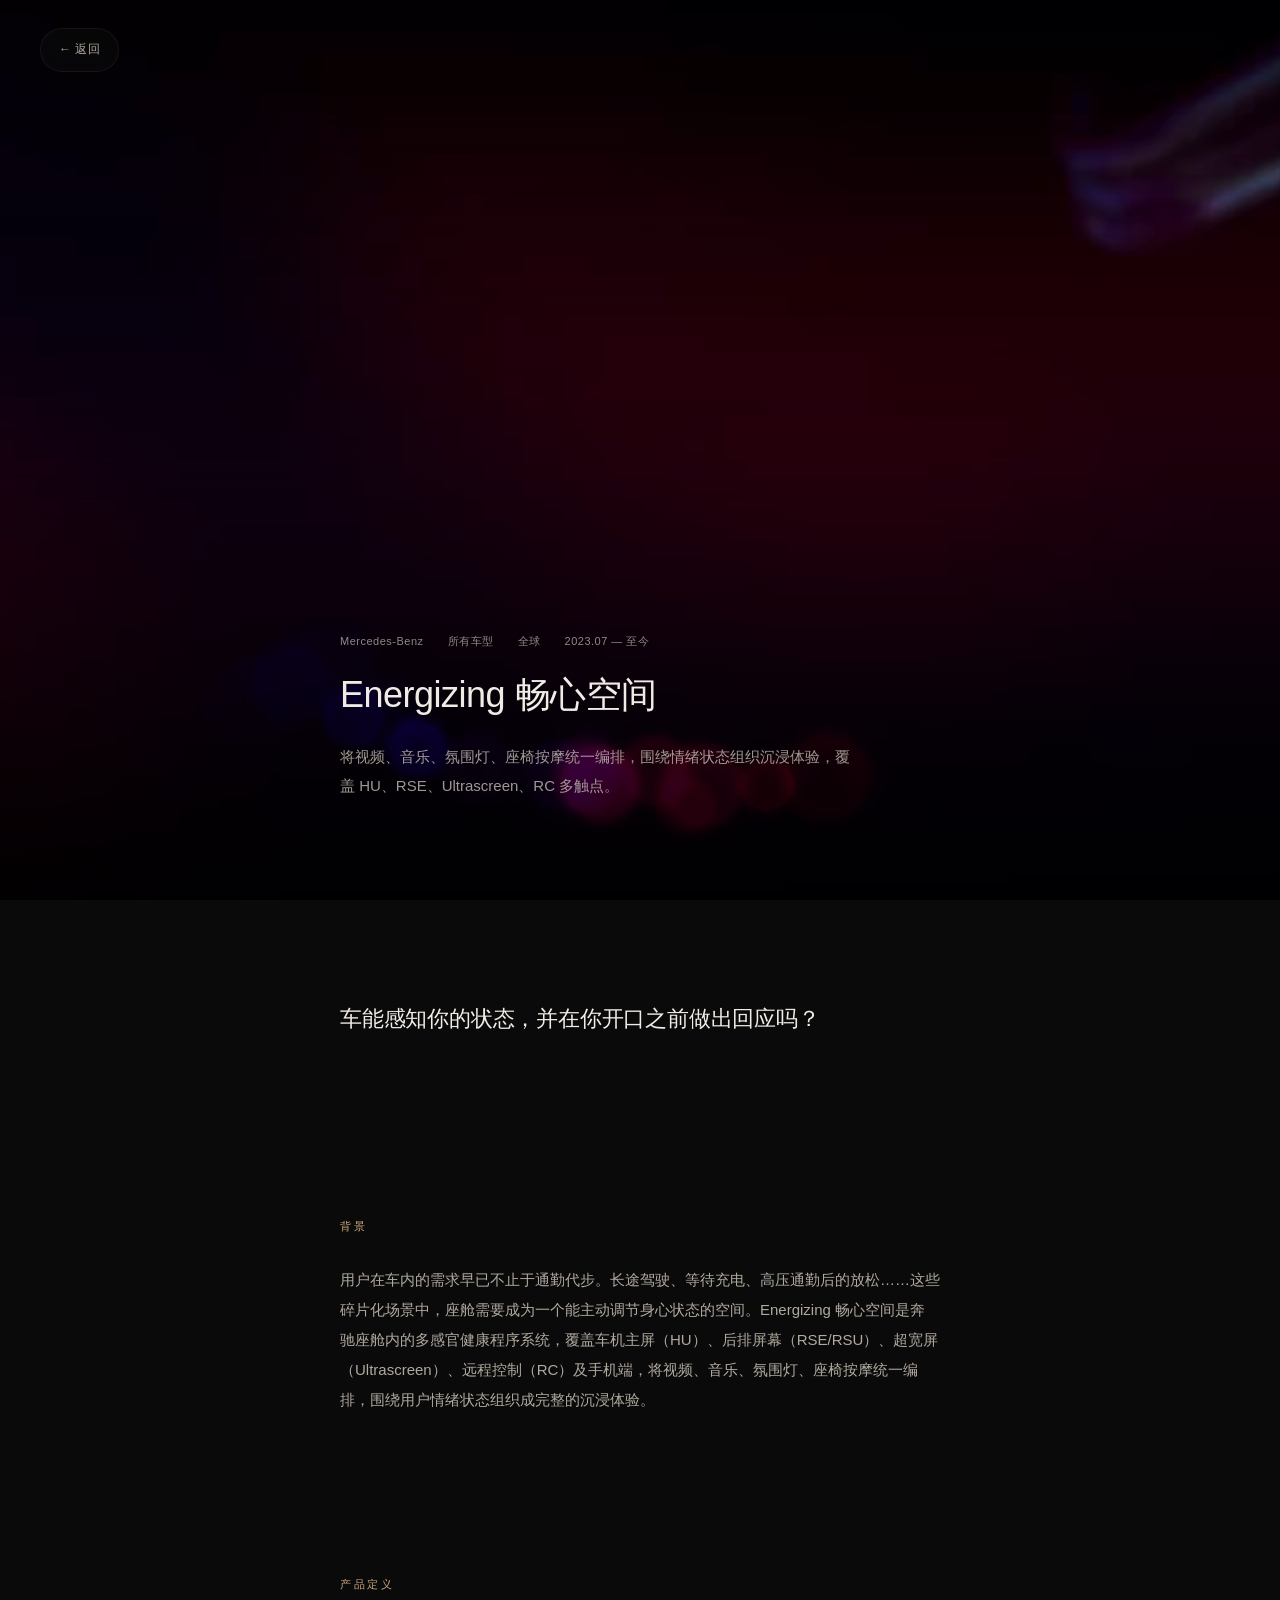
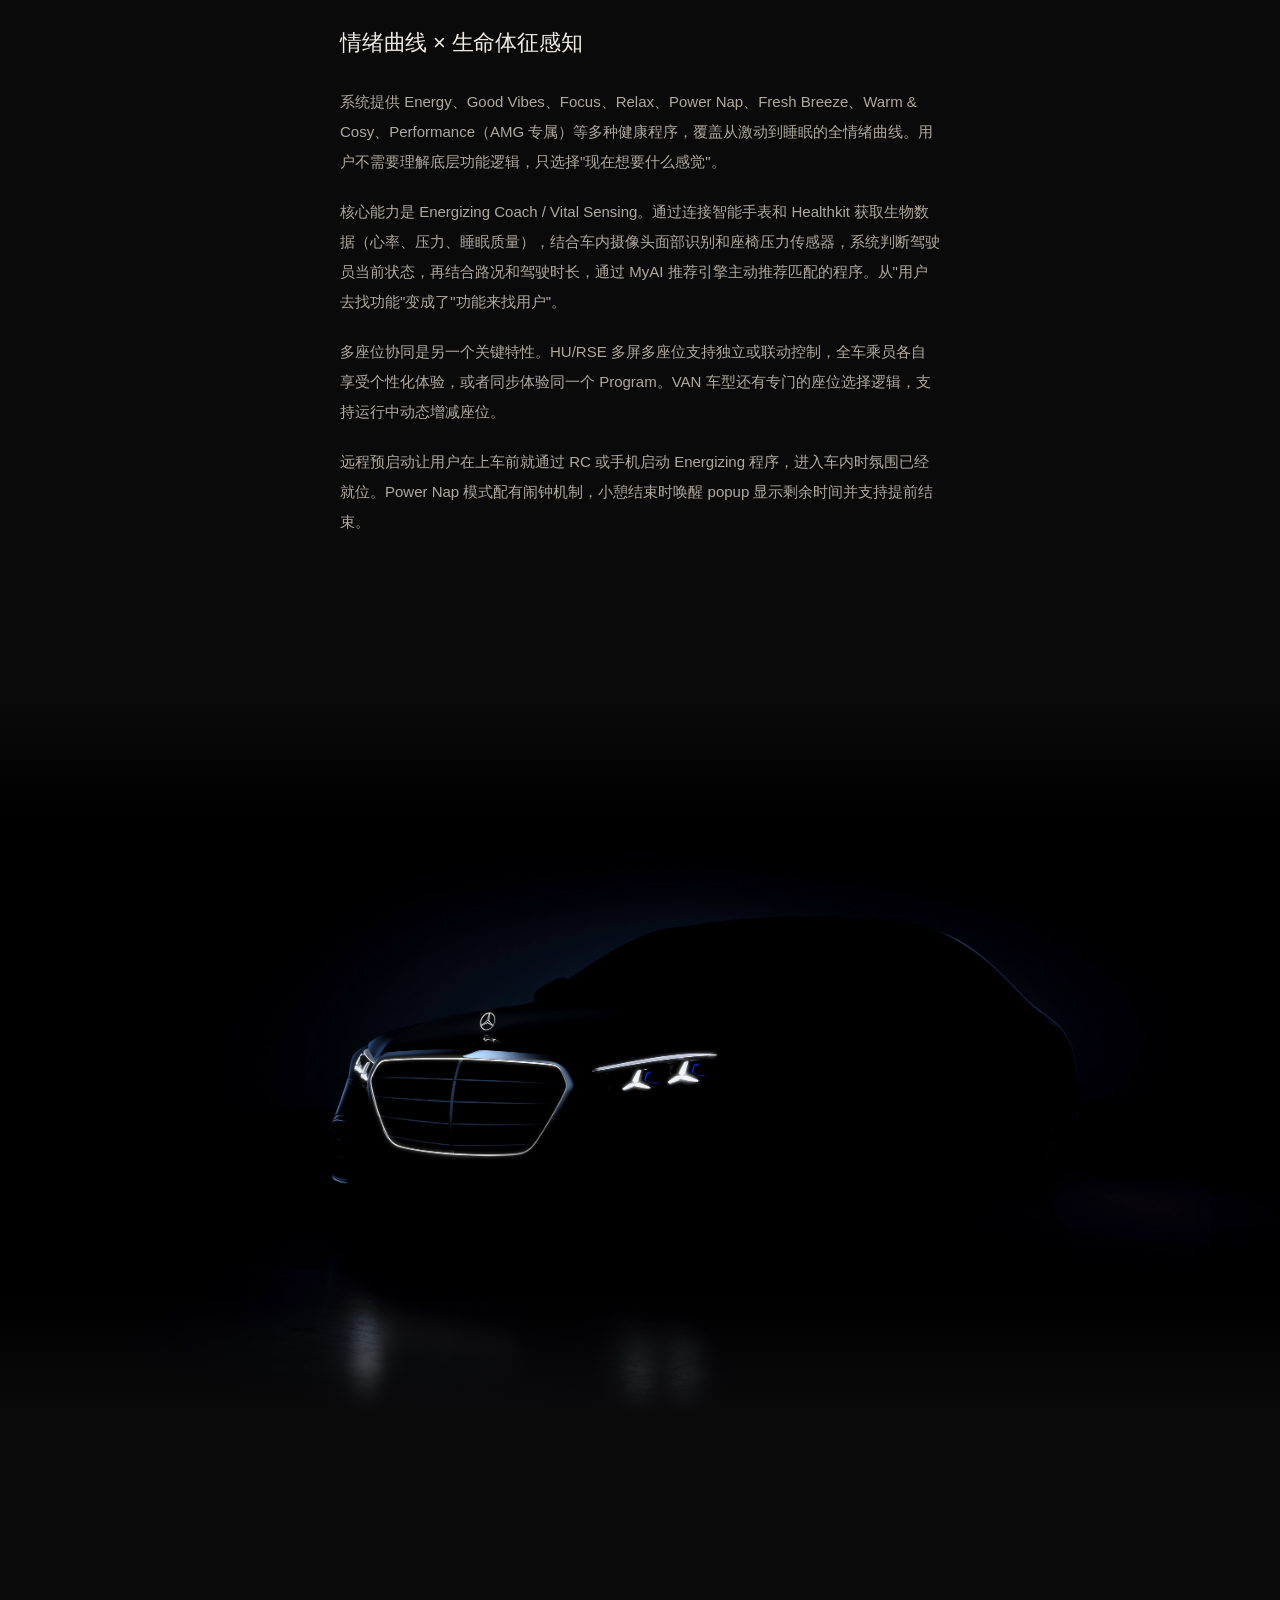
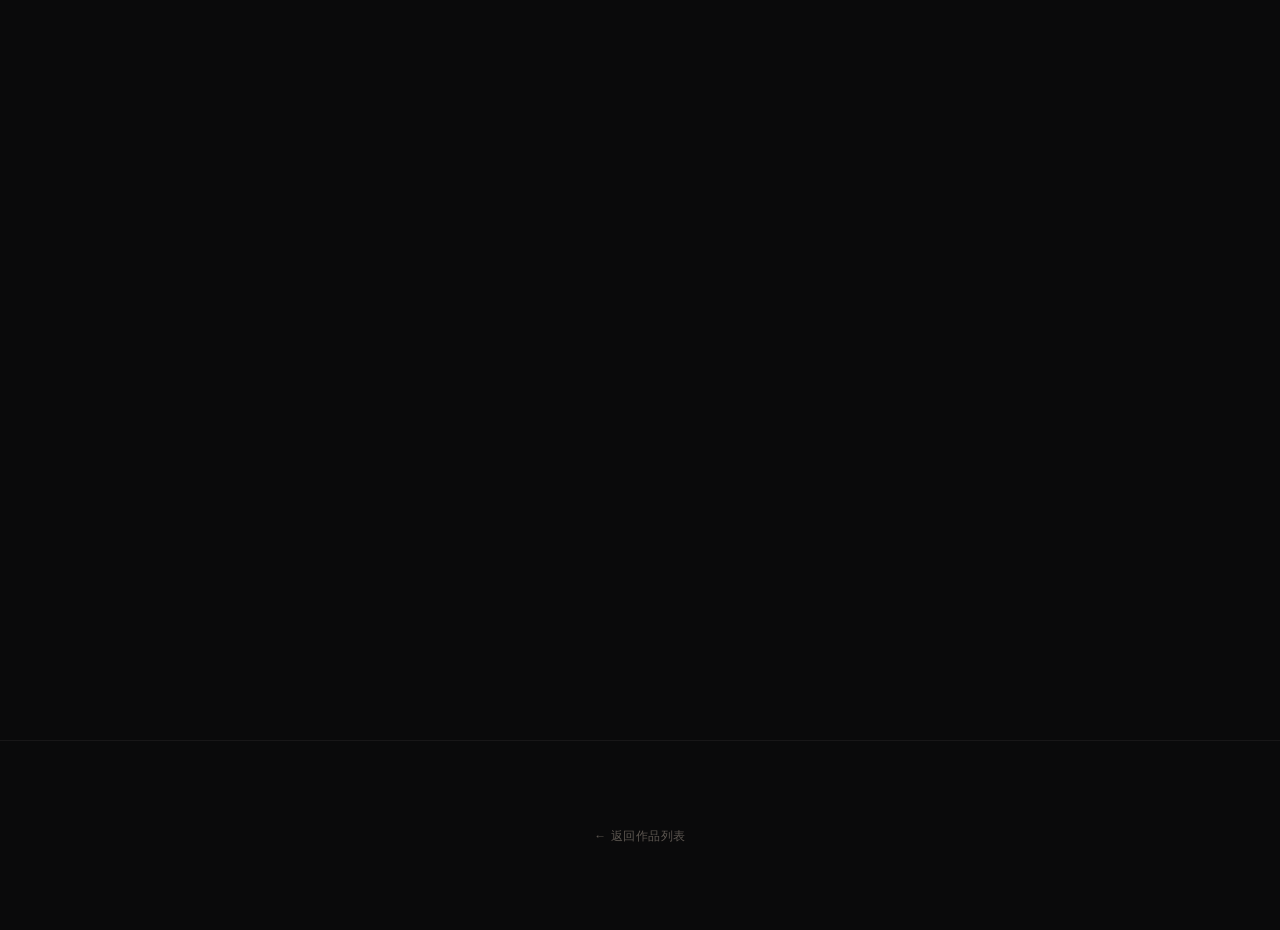
<file: projects/mb-hmi-optimization.html>
<!DOCTYPE html>
<html lang="zh-CN">
<head>
    <meta charset="UTF-8">
    <meta name="viewport" content="width=device-width, initial-scale=1.0">
    <title>Energizing 畅心空间 | SIYANG SUO</title>
    <link rel="stylesheet" href="project.css">
</head>
<body>
    <a href="../index.html#project-5" class="hero-back">← 返回</a>
    <div class="hero">
        <div class="hero-bg" id="heroBg" style="background-image: url('../Energizing/Property 1=Energy.png'); background-size: cover; background-position: center"></div>
        <div class="hero-overlay"></div>
        <div class="hero-content">
            <div class="hero-meta">
                <span>Mercedes-Benz</span>
                <span>所有车型</span>
                <span>全球</span>
                <span>2023.07 — 至今</span>
            </div>
            <h1>Energizing 畅心空间</h1>
            <p class="hero-desc">将视频、音乐、氛围灯、座椅按摩统一编排，围绕情绪状态组织沉浸体验，覆盖 HU、RSE、Ultrascreen、RC 多触点。</p>
        </div>
    </div>

    <div class="content">
        <div class="section fade-up">
            <div class="question-block">
                <p>车能感知你的状态，并在你开口之前做出回应吗？</p>
            </div>
        </div>

        <div class="section fade-up">
            <span class="section-label">背景</span>
            <p>用户在车内的需求早已不止于通勤代步。长途驾驶、等待充电、高压通勤后的放松……这些碎片化场景中，座舱需要成为一个能主动调节身心状态的空间。Energizing 畅心空间是奔驰座舱内的多感官健康程序系统，覆盖车机主屏（HU）、后排屏幕（RSE/RSU）、超宽屏（Ultrascreen）、远程控制（RC）及手机端，将视频、音乐、氛围灯、座椅按摩统一编排，围绕用户情绪状态组织成完整的沉浸体验。</p>
        </div>

        <div class="section fade-up">
            <span class="section-label">产品定义</span>
            <h2>情绪曲线 × 生命体征感知</h2>
            <p>系统提供 Energy、Good Vibes、Focus、Relax、Power Nap、Fresh Breeze、Warm & Cosy、Performance（AMG 专属）等多种健康程序，覆盖从激动到睡眠的全情绪曲线。用户不需要理解底层功能逻辑，只选择"现在想要什么感觉"。</p>
            <p>核心能力是 Energizing Coach / Vital Sensing。通过连接智能手表和 Healthkit 获取生物数据（心率、压力、睡眠质量），结合车内摄像头面部识别和座椅压力传感器，系统判断驾驶员当前状态，再结合路况和驾驶时长，通过 MyAI 推荐引擎主动推荐匹配的程序。从"用户去找功能"变成了"功能来找用户"。</p>
            <p>多座位协同是另一个关键特性。HU/RSE 多屏多座位支持独立或联动控制，全车乘员各自享受个性化体验，或者同步体验同一个 Program。VAN 车型还有专门的座位选择逻辑，支持运行中动态增减座位。</p>
            <p>远程预启动让用户在上车前就通过 RC 或手机启动 Energizing 程序，进入车内时氛围已经就位。Power Nap 模式配有闹钟机制，小憩结束时唤醒 popup 显示剩余时间并支持提前结束。</p>
        </div>

        <div class="img-break fade-up">
            <img src="../S-class/26C0006_020.jpg" alt="">
        </div>

        <div class="section fade-up">
            <span class="section-label">设计亮点</span>
            <h2>沉浸编排与渐进引导</h2>
            <p>交互上，Basescreen 使用 Carousel 轮播式程序选择，内容卡片横向排列，当前运行或上次选择的程序自动居中聚焦，减少查找成本。程序启动前有运行条件校验（最多显示 3 个失败原因），确保用户理解为什么无法运行。</p>
            <p>Ultrascreen 全屏沉浸模式是视觉的核心亮点：程序运行时支持全屏动画铺满超宽屏，所有 UI 元素消失只剩下内容本身。控制面板通过手势（proximity signal）唤出，最大化沉浸感的同时保留可控性。视频画面与车内物理氛围灯色彩实时呼应，屏幕内容和车内灯光构成统一的色彩场域。</p>
            <p>Vital Sensing 的连接流程做了渐进式引导设计：将手机授权→手表连接→数据获取拆解为清晰的步骤化流程（QR code 扫码授权），解决了早期"同一状态加多次 toast 导致用户迷失"的问题。推荐时机做了克制，不弹窗打断，而是在合适的上下文以 toast 方式非侵入呈现。</p>
        </div>

        <div class="img-break fade-up">
            <img src="../S-class/26C0017_015.jpg" alt="">
        </div>

        <div class="section fade-up">
            <span class="section-label">跨屏一致性</span>
            <p>跨屏一致性贯穿整个系统：从 HU 到 VAN 后排到 RC 到 Ultrascreen，设计语言和交互模式保持统一，同时根据屏幕尺寸和场景适配布局。状态透明化做得很彻底，运行指示器（activation status indicator）让用户始终清楚程序是否在运行，多座位处理有明确的冲突规则（同程序合并/不同程序替换 + deactivation toast 通知）。</p>
        </div>

        <div class="section fade-up">
            <span class="section-label">产出</span>
            <div class="deliverables">
                <div class="deliverable-item">Basescreen 程序选择与状态展示</div>
                <div class="deliverable-item">Ultrascreen 全屏沉浸交互逻辑</div>
                <div class="deliverable-item">Energizing Coach 连接与推荐流程</div>
                <div class="deliverable-item">多座位协同与冲突处理规则</div>
                <div class="deliverable-item">远程控制启动流程</div>
                <div class="deliverable-item">跨屏交互规范</div>
            </div>
        </div>
    </div>

    <footer class="page-footer">
        <a href="../index.html#project-5">← 返回作品列表</a>
    </footer>

    <script>
        const heroBg = document.getElementById('heroBg');
        const hero = document.querySelector('.hero');
        window.addEventListener('scroll', () => { const s = window.scrollY; if (s <= hero.offsetHeight) heroBg.style.transform = `translateY(${s*0.4}px)`; }, { passive: true });
        const obs = new IntersectionObserver((entries) => { entries.forEach(e => { if (e.isIntersecting) { e.target.classList.add('visible'); obs.unobserve(e.target); } }); }, { threshold: 0.15 });
        document.querySelectorAll('.fade-up').forEach(el => obs.observe(el));
    </script>
</body>
</html>
</file>
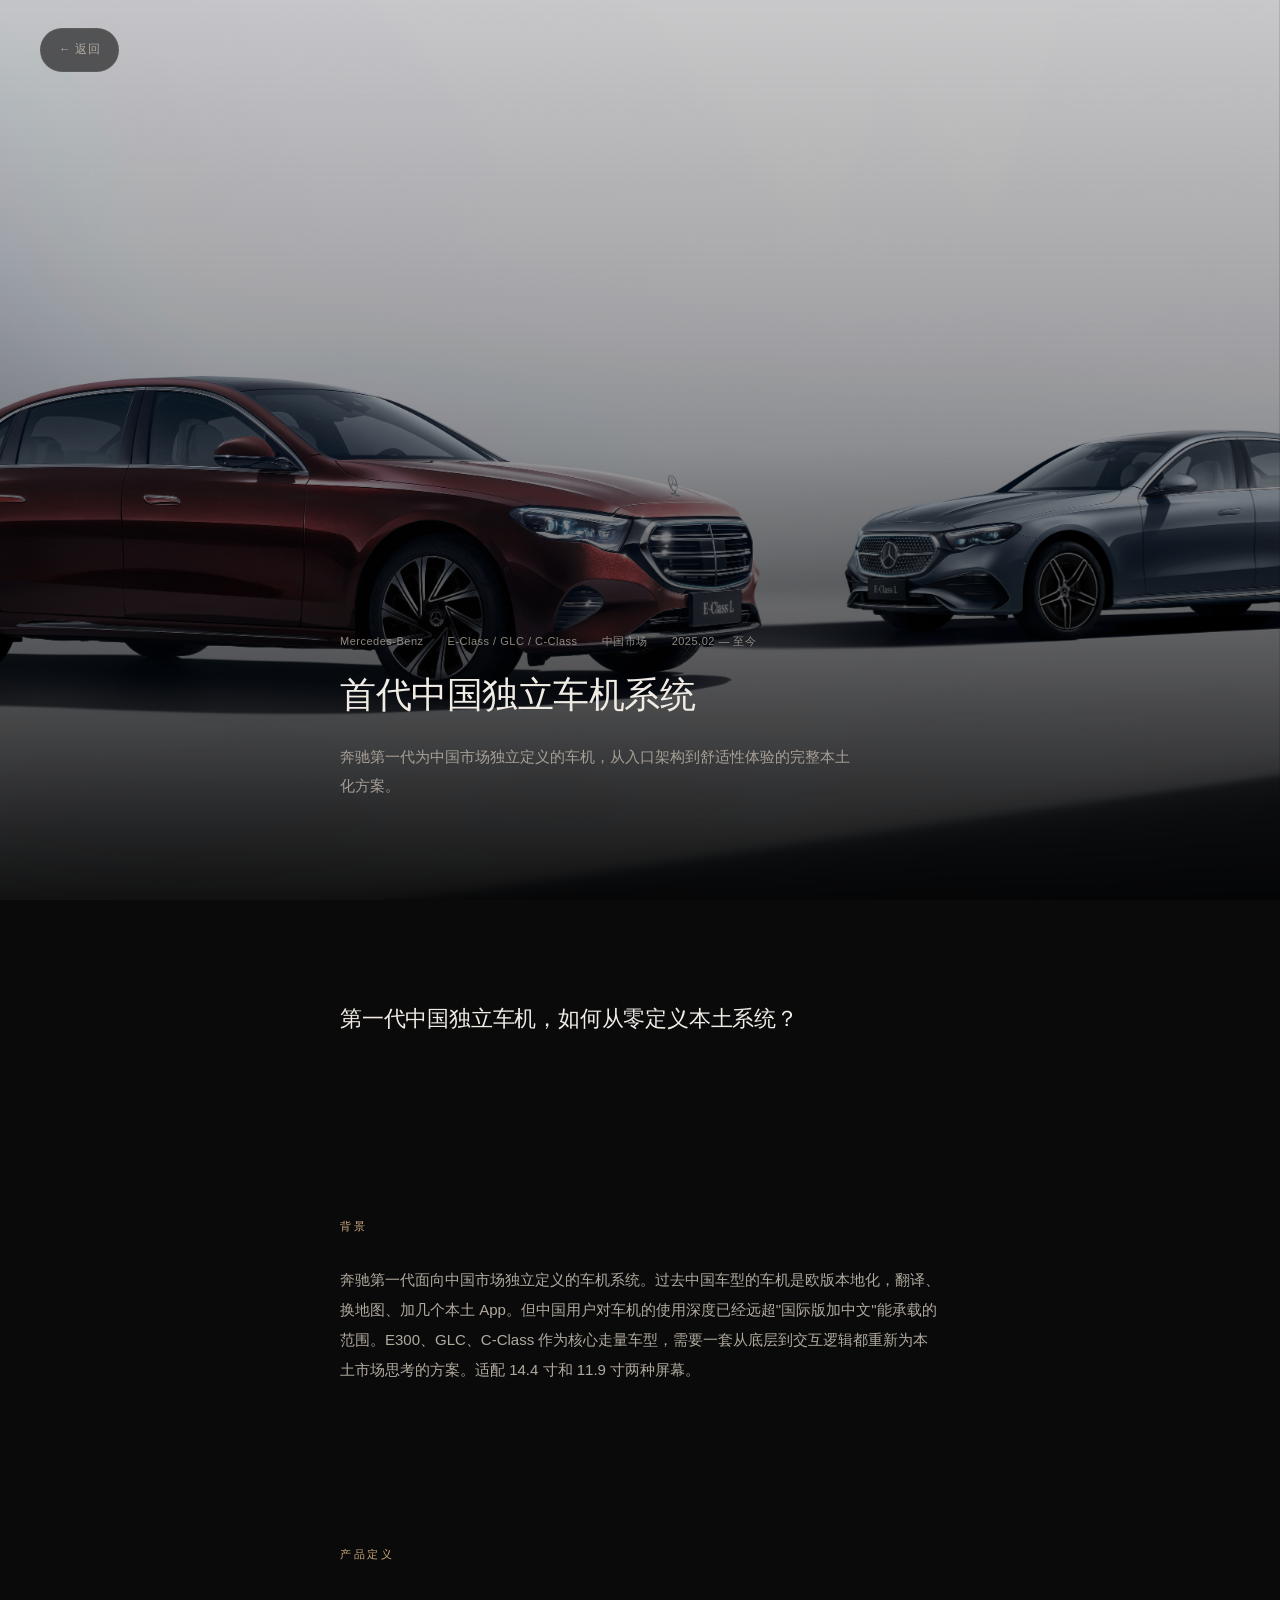
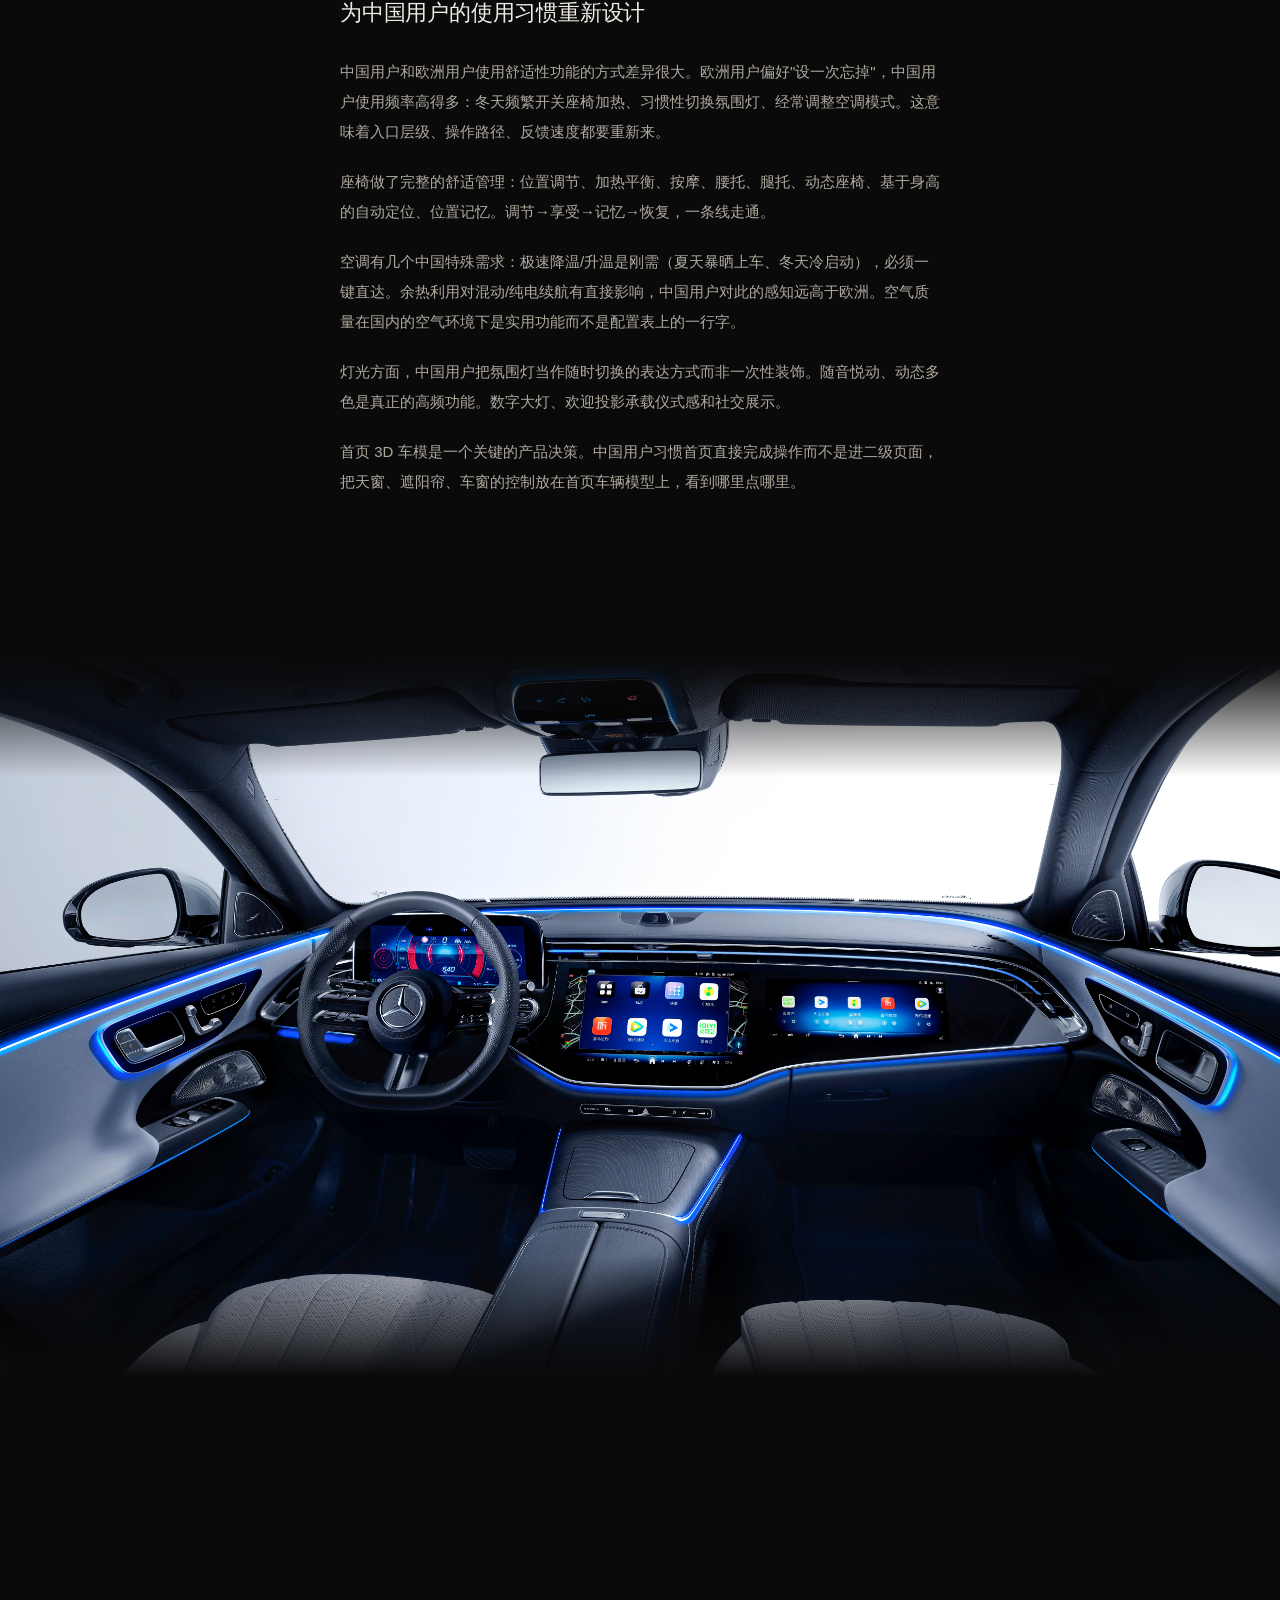
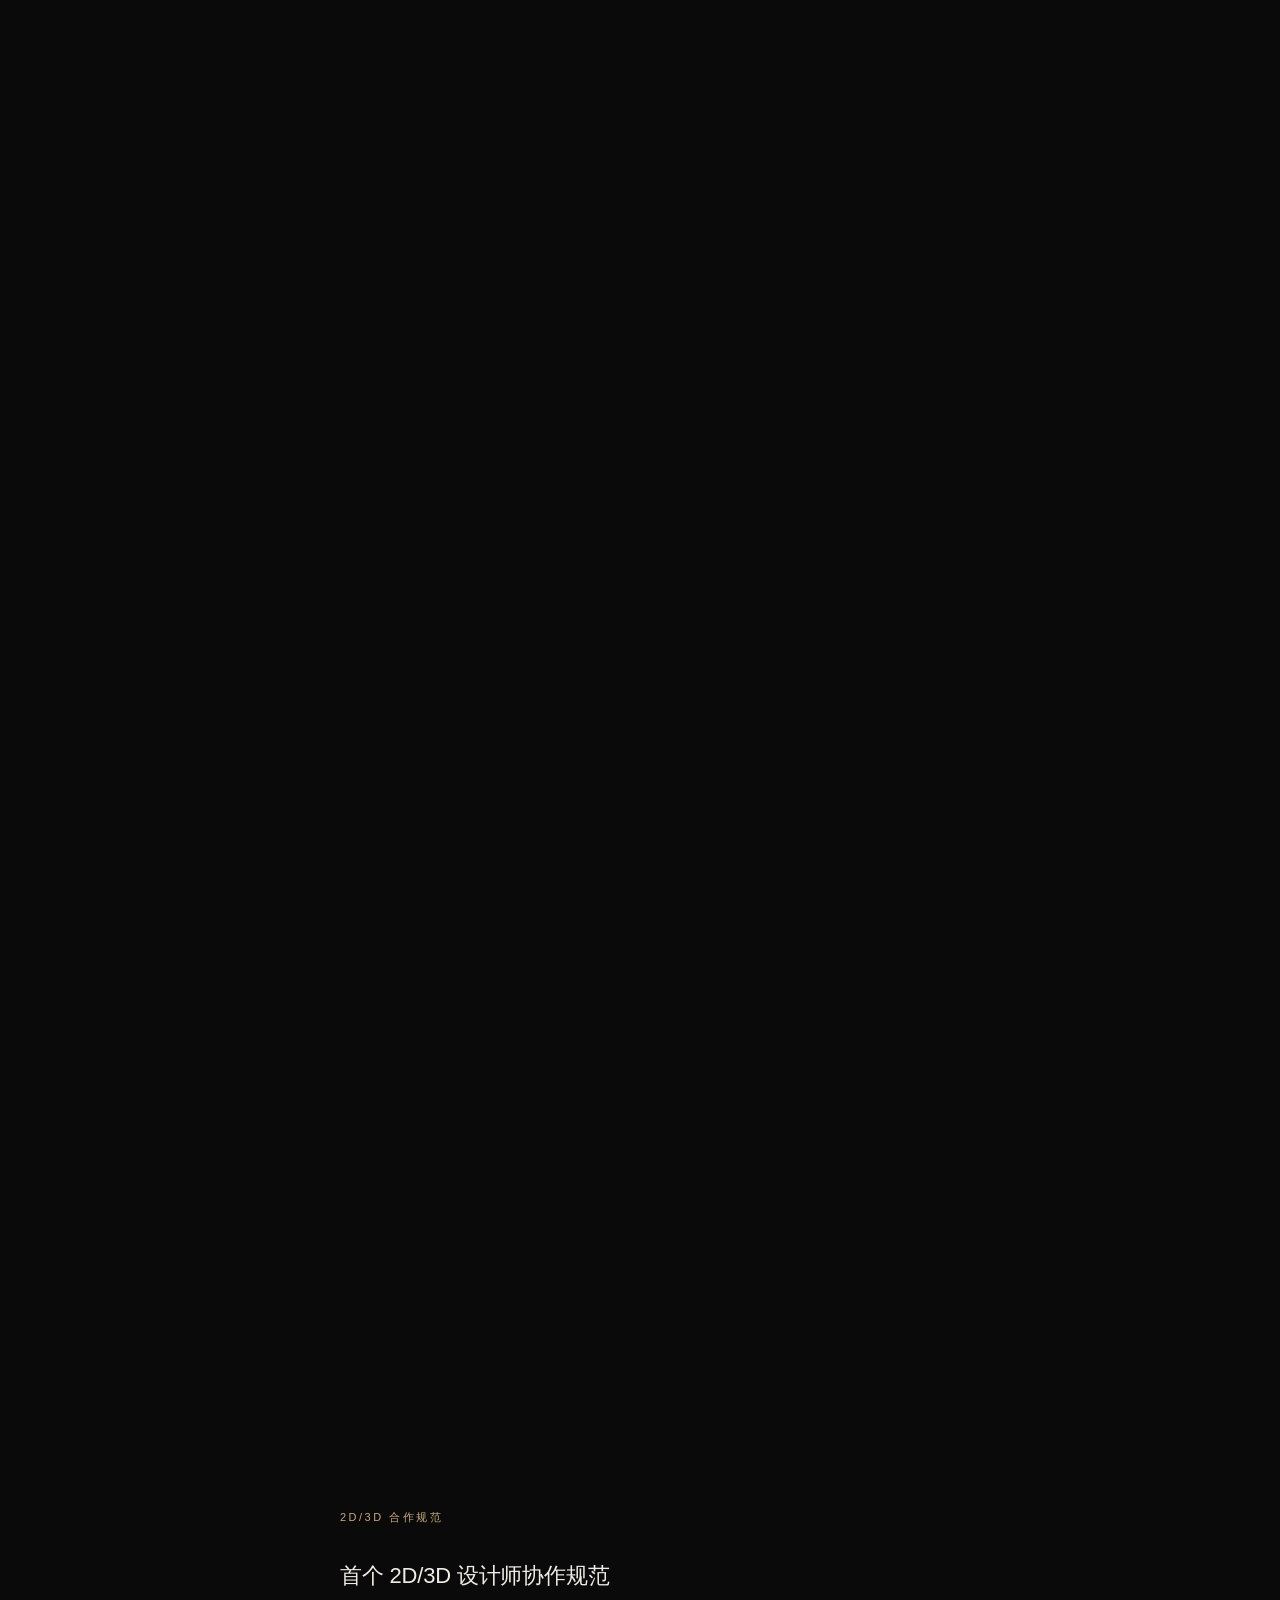
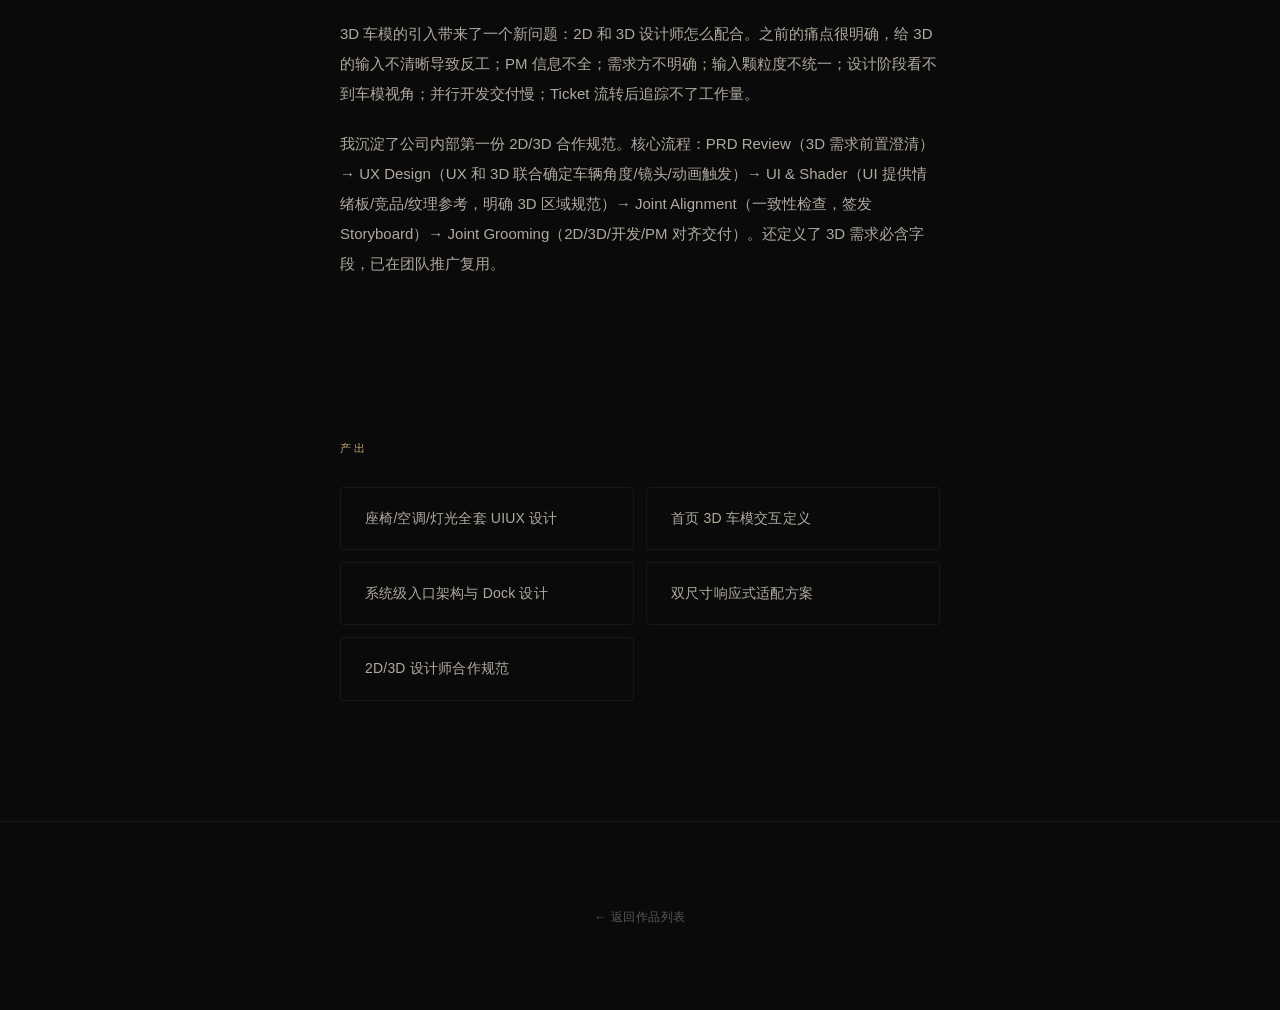
<file: projects/mb-mpv-rear.html>
<!DOCTYPE html>
<html lang="zh-CN">
<head>
    <meta charset="UTF-8">
    <meta name="viewport" content="width=device-width, initial-scale=1.0">
    <title>首代中国独立车机系统 | SIYANG SUO</title>
    <link rel="stylesheet" href="project.css">
</head>
<body>
    <a href="../index.html#project-1" class="hero-back" data-i18n="back">← 返回</a>
    <div class="hero">
        <div class="hero-bg" id="heroBg" style="background-image: url('../E-class/23C0379_001.jpg'); background-size: cover; background-position: center"></div>
        <div class="hero-overlay"></div>
        <div class="hero-content">
            <div class="hero-meta">
                <span>Mercedes-Benz</span>
                <span>E-Class / GLC / C-Class</span>
                <span data-i18n="meta_market">中国市场</span>
                <span data-i18n="meta_date">2025.02 — 至今</span>
            </div>
            <h1 data-i18n="title">首代中国独立车机系统</h1>
            <p class="hero-desc" data-i18n="hero_desc">奔驰第一代为中国市场独立定义的车机，从入口架构到舒适性体验的完整本土化方案。</p>
        </div>
    </div>

    <div class="content">
        <div class="section fade-up">
            <div class="question-block">
                <p data-i18n="question">第一代中国独立车机，如何从零定义本土系统？</p>
            </div>
        </div>

        <div class="section fade-up">
            <span class="section-label" data-i18n="label_bg">背景</span>
            <p data-i18n="bg_p1">奔驰第一代面向中国市场独立定义的车机系统。过去中国车型的车机是欧版本地化，翻译、换地图、加几个本土 App。但中国用户对车机的使用深度已经远超"国际版加中文"能承载的范围。E300、GLC、C-Class 作为核心走量车型，需要一套从底层到交互逻辑都重新为本土市场思考的方案。适配 14.4 寸和 11.9 寸两种屏幕。</p>
        </div>

        <div class="section fade-up">
            <span class="section-label" data-i18n="label_product">产品定义</span>
            <h2 data-i18n="product_title">为中国用户的使用习惯重新设计</h2>
            <p data-i18n="product_p1">中国用户和欧洲用户使用舒适性功能的方式差异很大。欧洲用户偏好"设一次忘掉"，中国用户使用频率高得多：冬天频繁开关座椅加热、习惯性切换氛围灯、经常调整空调模式。这意味着入口层级、操作路径、反馈速度都要重新来。</p>
            <p data-i18n="product_p2">座椅做了完整的舒适管理：位置调节、加热平衡、按摩、腰托、腿托、动态座椅、基于身高的自动定位、位置记忆。调节→享受→记忆→恢复，一条线走通。</p>
            <p data-i18n="product_p3">空调有几个中国特殊需求：极速降温/升温是刚需（夏天暴晒上车、冬天冷启动），必须一键直达。余热利用对混动/纯电续航有直接影响，中国用户对此的感知远高于欧洲。空气质量在国内的空气环境下是实用功能而不是配置表上的一行字。</p>
            <p data-i18n="product_p4">灯光方面，中国用户把氛围灯当作随时切换的表达方式而非一次性装饰。随音悦动、动态多色是真正的高频功能。数字大灯、欢迎投影承载仪式感和社交展示。</p>
            <p data-i18n="product_p5">首页 3D 车模是一个关键的产品决策。中国用户习惯首页直接完成操作而不是进二级页面，把天窗、遮阳帘、车窗的控制放在首页车辆模型上，看到哪里点哪里。</p>
        </div>

        <div class="img-break fade-up">
            <img src="../E-class/23C0379_003.jpg" alt="">
        </div>

        <div class="section fade-up">
            <span class="section-label" data-i18n="label_highlights">设计亮点</span>
            <h2 data-i18n="highlights_title">快速入口与多路径触达</h2>
            <p data-i18n="highlights_p1">入口设计上，高频功能必须最短路径触达。首页 Dock 栏直接放了空调温度和氛围灯入口，不进子页面就能完成最高频操作。极速降温/升温做成一键触发。3D 车模让天窗/车窗控制从"设置→车辆→车窗"三级路径变成首页一步点击。</p>
            <p data-i18n="highlights_p2">分类逻辑上，欧版按硬件域组织（座椅归座椅、空调归空调），但中国用户更偏向"在哪方便就在哪操作"。我们在功能域清晰的基础上做了多入口，Dock 快捷栏、3D 车模、功能页面本身都可以触达同一个操作，不强制唯一路径。</p>
            <p data-i18n="highlights_p3">反馈即时感上，3D 车模做了实时联动，点击车窗后模型上对应窗户高亮并播放动画，操作结果直接可见。座椅加热/通风状态图标即时变化。批量操作（全开/全关）有 loading 状态，不让用户面对无反馈的等待。</p>
            <p data-i18n="highlights_p4">视觉上两种尺寸不是等比缩放，大屏外露更多快捷操作，小屏精简到最高频的那个。3D 车模的光照、高亮色、材质和 2D 界面配色保持统一体系，不会有"贴了个模型上去"的割裂感。</p>
        </div>

        <div class="img-break fade-up">
            <img src="../E-class/23C0014_009.jpg" alt="">
        </div>

        <div class="section fade-up">
            <span class="section-label" data-i18n="label_collab">2D/3D 合作规范</span>
            <h2 data-i18n="collab_title">首个 2D/3D 设计师协作规范</h2>
            <p data-i18n="collab_p1">3D 车模的引入带来了一个新问题：2D 和 3D 设计师怎么配合。之前的痛点很明确，给 3D 的输入不清晰导致反工；PM 信息不全；需求方不明确；输入颗粒度不统一；设计阶段看不到车模视角；并行开发交付慢；Ticket 流转后追踪不了工作量。</p>
            <p data-i18n="collab_p2">我沉淀了公司内部第一份 2D/3D 合作规范。核心流程：PRD Review（3D 需求前置澄清）→ UX Design（UX 和 3D 联合确定车辆角度/镜头/动画触发）→ UI & Shader（UI 提供情绪板/竞品/纹理参考，明确 3D 区域规范）→ Joint Alignment（一致性检查，签发 Storyboard）→ Joint Grooming（2D/3D/开发/PM 对齐交付）。还定义了 3D 需求必含字段，已在团队推广复用。</p>
        </div>

        <div class="section fade-up">
            <span class="section-label" data-i18n="label_output">产出</span>
            <div class="deliverables">
                <div class="deliverable-item" data-i18n="output_1">座椅/空调/灯光全套 UIUX 设计</div>
                <div class="deliverable-item" data-i18n="output_2">首页 3D 车模交互定义</div>
                <div class="deliverable-item" data-i18n="output_3">系统级入口架构与 Dock 设计</div>
                <div class="deliverable-item" data-i18n="output_4">双尺寸响应式适配方案</div>
                <div class="deliverable-item" data-i18n="output_5">2D/3D 设计师合作规范</div>
            </div>
        </div>
    </div>

    <footer class="page-footer">
        <a href="../index.html#project-1" data-i18n="back_list">← 返回作品列表</a>
    </footer>

    <script>
        const heroBg = document.getElementById('heroBg');
        const hero = document.querySelector('.hero');
        window.addEventListener('scroll', () => { const s = window.scrollY; if (s <= hero.offsetHeight) heroBg.style.transform = `translateY(${s*0.4}px)`; }, { passive: true });
        const obs = new IntersectionObserver((entries) => { entries.forEach(e => { if (e.isIntersecting) { e.target.classList.add('visible'); obs.unobserve(e.target); } }); }, { threshold: 0.15 });
        document.querySelectorAll('.fade-up').forEach(el => obs.observe(el));
    </script>

    <script>
        const i18n = {
            zh: {
                back: '← 返回',
                meta_market: '中国市场',
                meta_date: '2025.02 — 至今',
                title: '首代中国独立车机系统',
                hero_desc: '奔驰第一代为中国市场独立定义的车机，从入口架构到舒适性体验的完整本土化方案。',
                question: '第一代中国独立车机，如何从零定义本土系统？',
                label_bg: '背景',
                bg_p1: '奔驰第一代面向中国市场独立定义的车机系统。过去中国车型的车机是欧版本地化，翻译、换地图、加几个本土 App。但中国用户对车机的使用深度已经远超"国际版加中文"能承载的范围。E300、GLC、C-Class 作为核心走量车型，需要一套从底层到交互逻辑都重新为本土市场思考的方案。适配 14.4 寸和 11.9 寸两种屏幕。',
                label_product: '产品定义',
                product_title: '为中国用户的使用习惯重新设计',
                product_p1: '中国用户和欧洲用户使用舒适性功能的方式差异很大。欧洲用户偏好"设一次忘掉"，中国用户使用频率高得多：冬天频繁开关座椅加热、习惯性切换氛围灯、经常调整空调模式。这意味着入口层级、操作路径、反馈速度都要重新来。',
                product_p2: '座椅做了完整的舒适管理：位置调节、加热平衡、按摩、腰托、腿托、动态座椅、基于身高的自动定位、位置记忆。调节→享受→记忆→恢复，一条线走通。',
                product_p3: '空调有几个中国特殊需求：极速降温/升温是刚需（夏天暴晒上车、冬天冷启动），必须一键直达。余热利用对混动/纯电续航有直接影响，中国用户对此的感知远高于欧洲。空气质量在国内的空气环境下是实用功能而不是配置表上的一行字。',
                product_p4: '灯光方面，中国用户把氛围灯当作随时切换的表达方式而非一次性装饰。随音悦动、动态多色是真正的高频功能。数字大灯、欢迎投影承载仪式感和社交展示。',
                product_p5: '首页 3D 车模是一个关键的产品决策。中国用户习惯首页直接完成操作而不是进二级页面，把天窗、遮阳帘、车窗的控制放在首页车辆模型上，看到哪里点哪里。',
                label_highlights: '设计亮点',
                highlights_title: '快速入口与多路径触达',
                highlights_p1: '入口设计上，高频功能必须最短路径触达。首页 Dock 栏直接放了空调温度和氛围灯入口，不进子页面就能完成最高频操作。极速降温/升温做成一键触发。3D 车模让天窗/车窗控制从"设置→车辆→车窗"三级路径变成首页一步点击。',
                highlights_p2: '分类逻辑上，欧版按硬件域组织（座椅归座椅、空调归空调），但中国用户更偏向"在哪方便就在哪操作"。我们在功能域清晰的基础上做了多入口，Dock 快捷栏、3D 车模、功能页面本身都可以触达同一个操作，不强制唯一路径。',
                highlights_p3: '反馈即时感上，3D 车模做了实时联动，点击车窗后模型上对应窗户高亮并播放动画，操作结果直接可见。座椅加热/通风状态图标即时变化。批量操作（全开/全关）有 loading 状态，不让用户面对无反馈的等待。',
                highlights_p4: '视觉上两种尺寸不是等比缩放，大屏外露更多快捷操作，小屏精简到最高频的那个。3D 车模的光照、高亮色、材质和 2D 界面配色保持统一体系，不会有"贴了个模型上去"的割裂感。',
                label_collab: '2D/3D 合作规范',
                collab_title: '首个 2D/3D 设计师协作规范',
                collab_p1: '3D 车模的引入带来了一个新问题：2D 和 3D 设计师怎么配合。之前的痛点很明确，给 3D 的输入不清晰导致反工；PM 信息不全；需求方不明确；输入颗粒度不统一；设计阶段看不到车模视角；并行开发交付慢；Ticket 流转后追踪不了工作量。',
                collab_p2: '我沉淀了公司内部第一份 2D/3D 合作规范。核心流程：PRD Review（3D 需求前置澄清）→ UX Design（UX 和 3D 联合确定车辆角度/镜头/动画触发）→ UI & Shader（UI 提供情绪板/竞品/纹理参考，明确 3D 区域规范）→ Joint Alignment（一致性检查，签发 Storyboard）→ Joint Grooming（2D/3D/开发/PM 对齐交付）。还定义了 3D 需求必含字段，已在团队推广复用。',
                label_output: '产出',
                output_1: '座椅/空调/灯光全套 UIUX 设计',
                output_2: '首页 3D 车模交互定义',
                output_3: '系统级入口架构与 Dock 设计',
                output_4: '双尺寸响应式适配方案',
                output_5: '2D/3D 设计师合作规范',
                back_list: '← 返回作品列表'
            },
            en: {
                back: '← Back',
                meta_market: 'China Market',
                meta_date: '2025.02 — Present',
                title: 'First-Generation China-Exclusive Infotainment System',
                hero_desc: 'Mercedes-Benz\'s first infotainment system independently designed for the Chinese market — a complete localization solution spanning entry-point architecture to comfort experience.',
                question: 'How do you define a localized system from scratch for the first-generation China-exclusive infotainment?',
                label_bg: 'Background',
                bg_p1: 'Mercedes-Benz\'s first infotainment system independently designed for the Chinese market. Previously, Chinese-market vehicles ran localized versions of the European system — translated UI, swapped maps, and a handful of local apps. But Chinese users\' engagement depth with in-car systems far exceeds what an "international version plus Chinese" can support. As core volume models, the E300, GLC, and C-Class required a solution rethought from the ground up — from underlying architecture to interaction logic — for the local market. The system adapts to both 14.4" and 11.9" displays.',
                label_product: 'Product Definition',
                product_title: 'Redesigned Around Chinese User Behavior',
                product_p1: 'Chinese and European users interact with comfort features very differently. European users prefer a "set it and forget it" approach, whereas Chinese users engage far more frequently — toggling seat heating in winter, switching ambient lighting on impulse, and adjusting climate modes regularly. This demanded a complete rethinking of entry-point hierarchy, interaction paths, and feedback responsiveness.',
                product_p2: 'Seating received a full comfort management suite: position adjustment, heating balance, massage, lumbar support, leg rest, dynamic seat, height-based auto-positioning, and memory profiles. The flow runs seamlessly: adjust, enjoy, memorize, restore.',
                product_p3: 'Climate control addressed several China-specific needs: rapid cooling/heating is essential (entering a sun-baked car in summer or a cold start in winter) and must be accessible in a single tap. Residual heat utilization directly impacts hybrid/EV range — Chinese users are far more aware of this than their European counterparts. Air quality is a practical daily feature given local conditions, not merely a spec-sheet line item.',
                product_p4: 'For lighting, Chinese users treat ambient lighting as an expression they switch on the fly rather than a one-time decoration. Music-reactive and dynamic multi-color modes are genuinely high-frequency features. Digital headlights and welcome projections serve both ritual and social display purposes.',
                product_p5: 'The homepage 3D vehicle model was a key product decision. Chinese users expect to complete actions directly from the homepage rather than navigating to sub-pages. Sunroof, sunshade, and window controls are placed on the vehicle model — tap where you see it.',
                label_highlights: 'Design Highlights',
                highlights_title: 'Quick Access & Multi-Path Navigation',
                highlights_p1: 'For entry-point design, high-frequency functions must be reachable via the shortest path. The homepage dock provides direct access to climate temperature and ambient lighting — no sub-page navigation required for the most common operations. Rapid cooling/heating is a single tap. The 3D vehicle model reduces sunroof/window control from a three-level path ("Settings > Vehicle > Windows") to a single homepage tap.',
                highlights_p2: 'For categorization logic, the European version organizes by hardware domain (seats with seats, climate with climate), but Chinese users prefer "access wherever it\'s convenient." We introduced multiple entry points while keeping functional domains clear — the dock, the 3D model, and dedicated pages all lead to the same operation without forcing a single path.',
                highlights_p3: 'For instant feedback, the 3D model provides real-time synchronization — tapping a window highlights the corresponding area on the model with an animation, making results immediately visible. Seat heating/ventilation status icons update instantly. Batch operations (open all/close all) display loading states to eliminate feedback-less waiting.',
                highlights_p4: 'Visually, the two display sizes are not proportionally scaled. The larger screen exposes more quick-action shortcuts while the smaller screen is streamlined to only the highest-frequency controls. The 3D model\'s lighting, highlight colors, and materials maintain a unified system with the 2D interface palette — no visual disconnect.',
                label_collab: '2D/3D Collaboration Guidelines',
                collab_title: 'First 2D/3D Designer Collaboration Framework',
                collab_p1: 'Introducing the 3D vehicle model raised a new challenge: how do 2D and 3D designers collaborate effectively? Previous pain points were clear — unclear briefs to 3D caused rework; incomplete PM inputs; ambiguous stakeholders; inconsistent input granularity; no visibility into camera angles during design; slow delivery in parallel workflows; and no workload tracking after ticket handoff.',
                collab_p2: 'I established the company\'s first 2D/3D collaboration framework. Core workflow: PRD Review (pre-clarify 3D requirements) → UX Design (UX and 3D jointly determine vehicle angles/cameras/animation triggers) → UI & Shader (UI provides mood boards/competitive references/texture specs with clear 3D zone guidelines) → Joint Alignment (consistency check, storyboard sign-off) → Joint Grooming (2D/3D/development/PM aligned on delivery). I also defined mandatory fields for 3D requirement tickets, now adopted across the team.',
                label_output: 'Deliverables',
                output_1: 'Complete UI/UX design for seat, climate & lighting',
                output_2: 'Homepage 3D vehicle model interaction design',
                output_3: 'System-level entry architecture & dock design',
                output_4: 'Dual-size responsive adaptation solution',
                output_5: '2D/3D designer collaboration framework',
                back_list: '← Back to Projects'
            }
        };

        (function initLang() {
            const params = new URLSearchParams(window.location.search);
            const lang = params.get('lang') || localStorage.getItem('lang') || 'zh';
            document.querySelectorAll('[data-i18n]').forEach(el => {
                const key = el.dataset.i18n;
                if (i18n[lang] && i18n[lang][key]) {
                    el.innerHTML = i18n[lang][key];
                }
            });
            document.documentElement.lang = lang === 'zh' ? 'zh-CN' : 'en';
        })();
    </script>
</body>
</html>
</file>
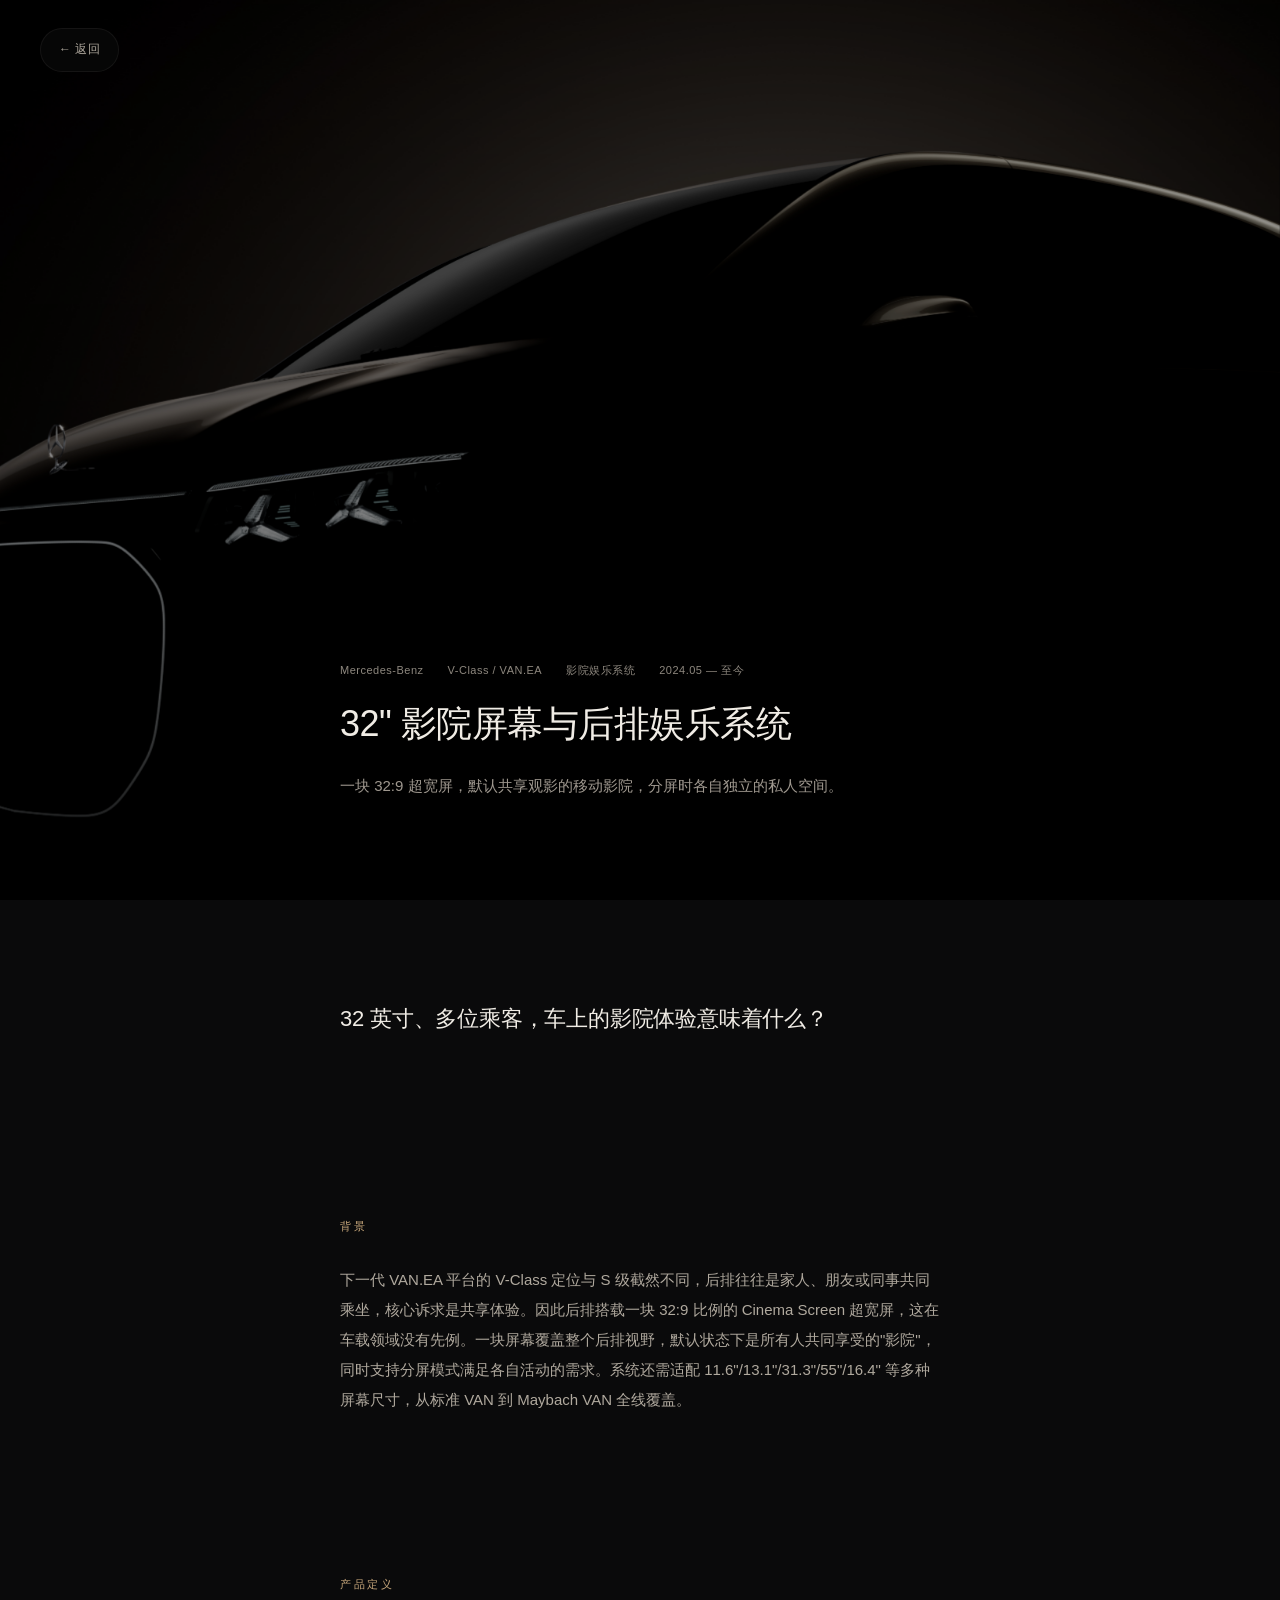
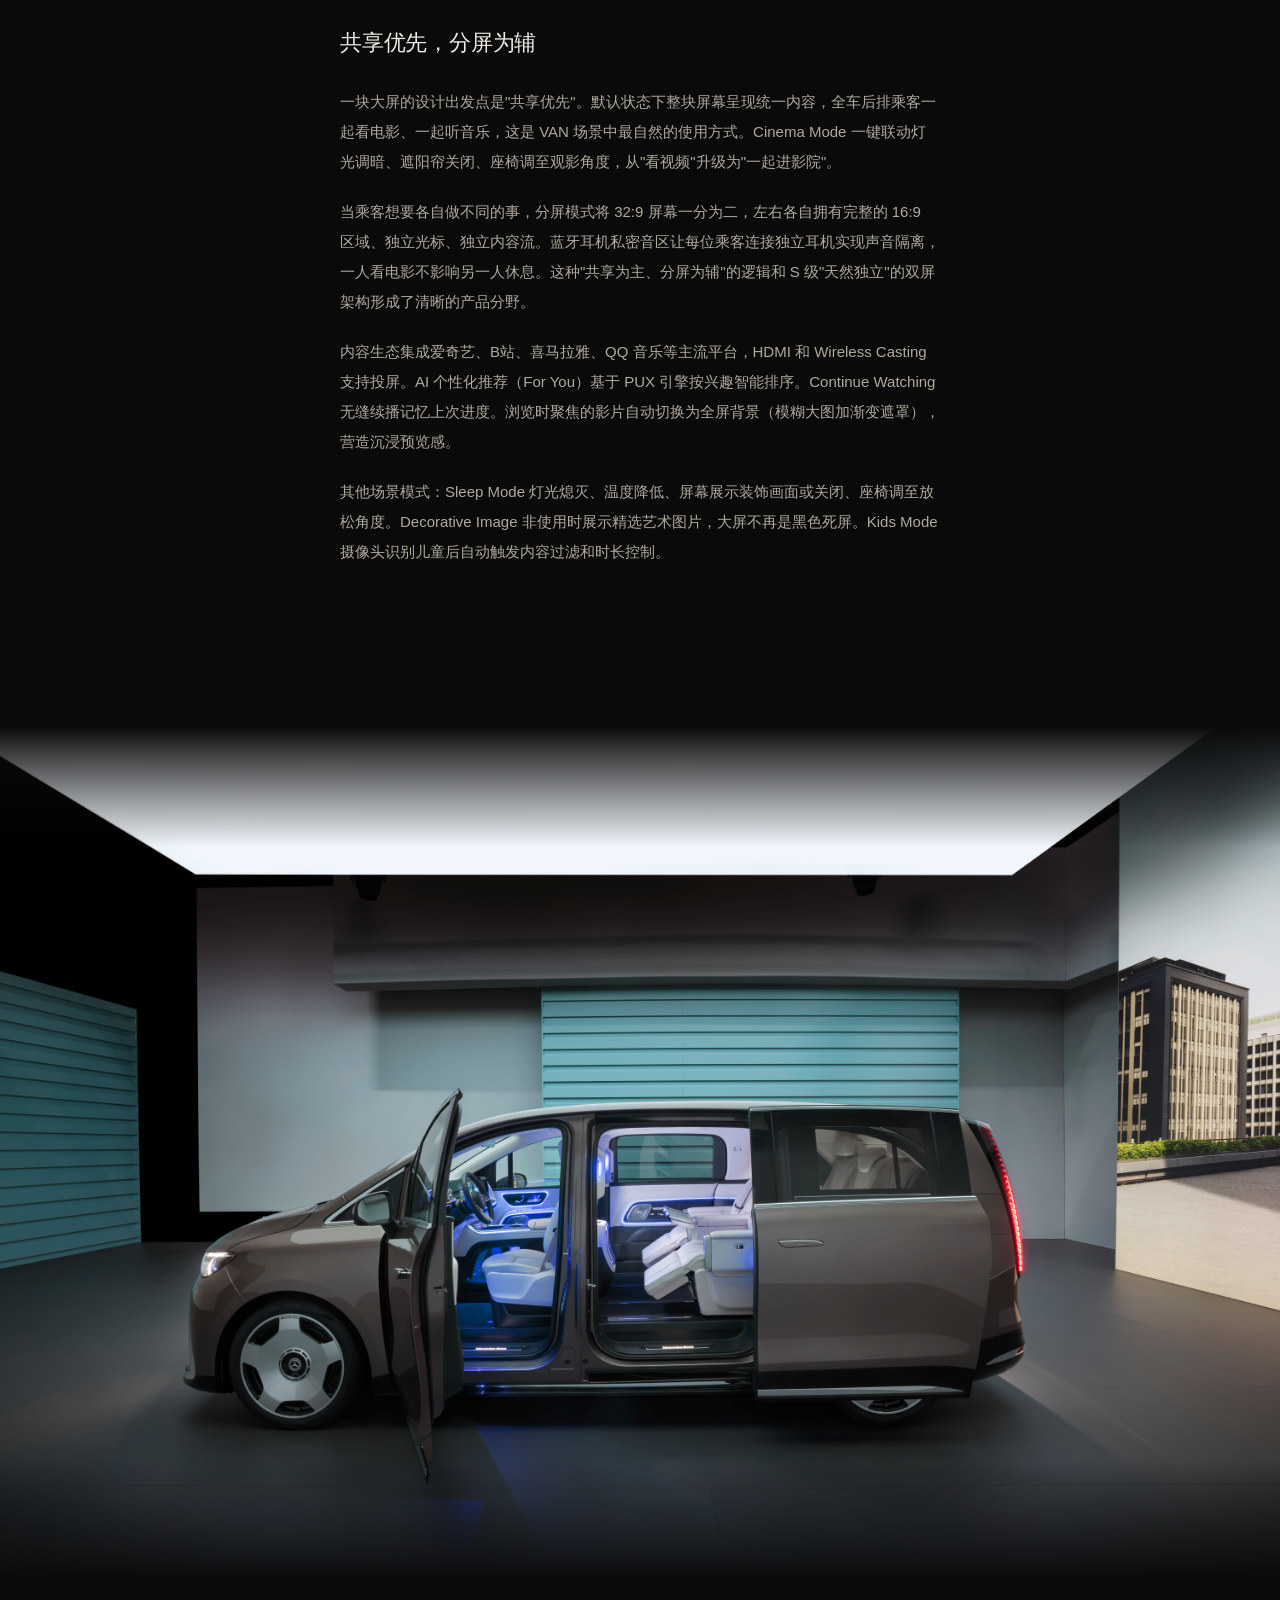
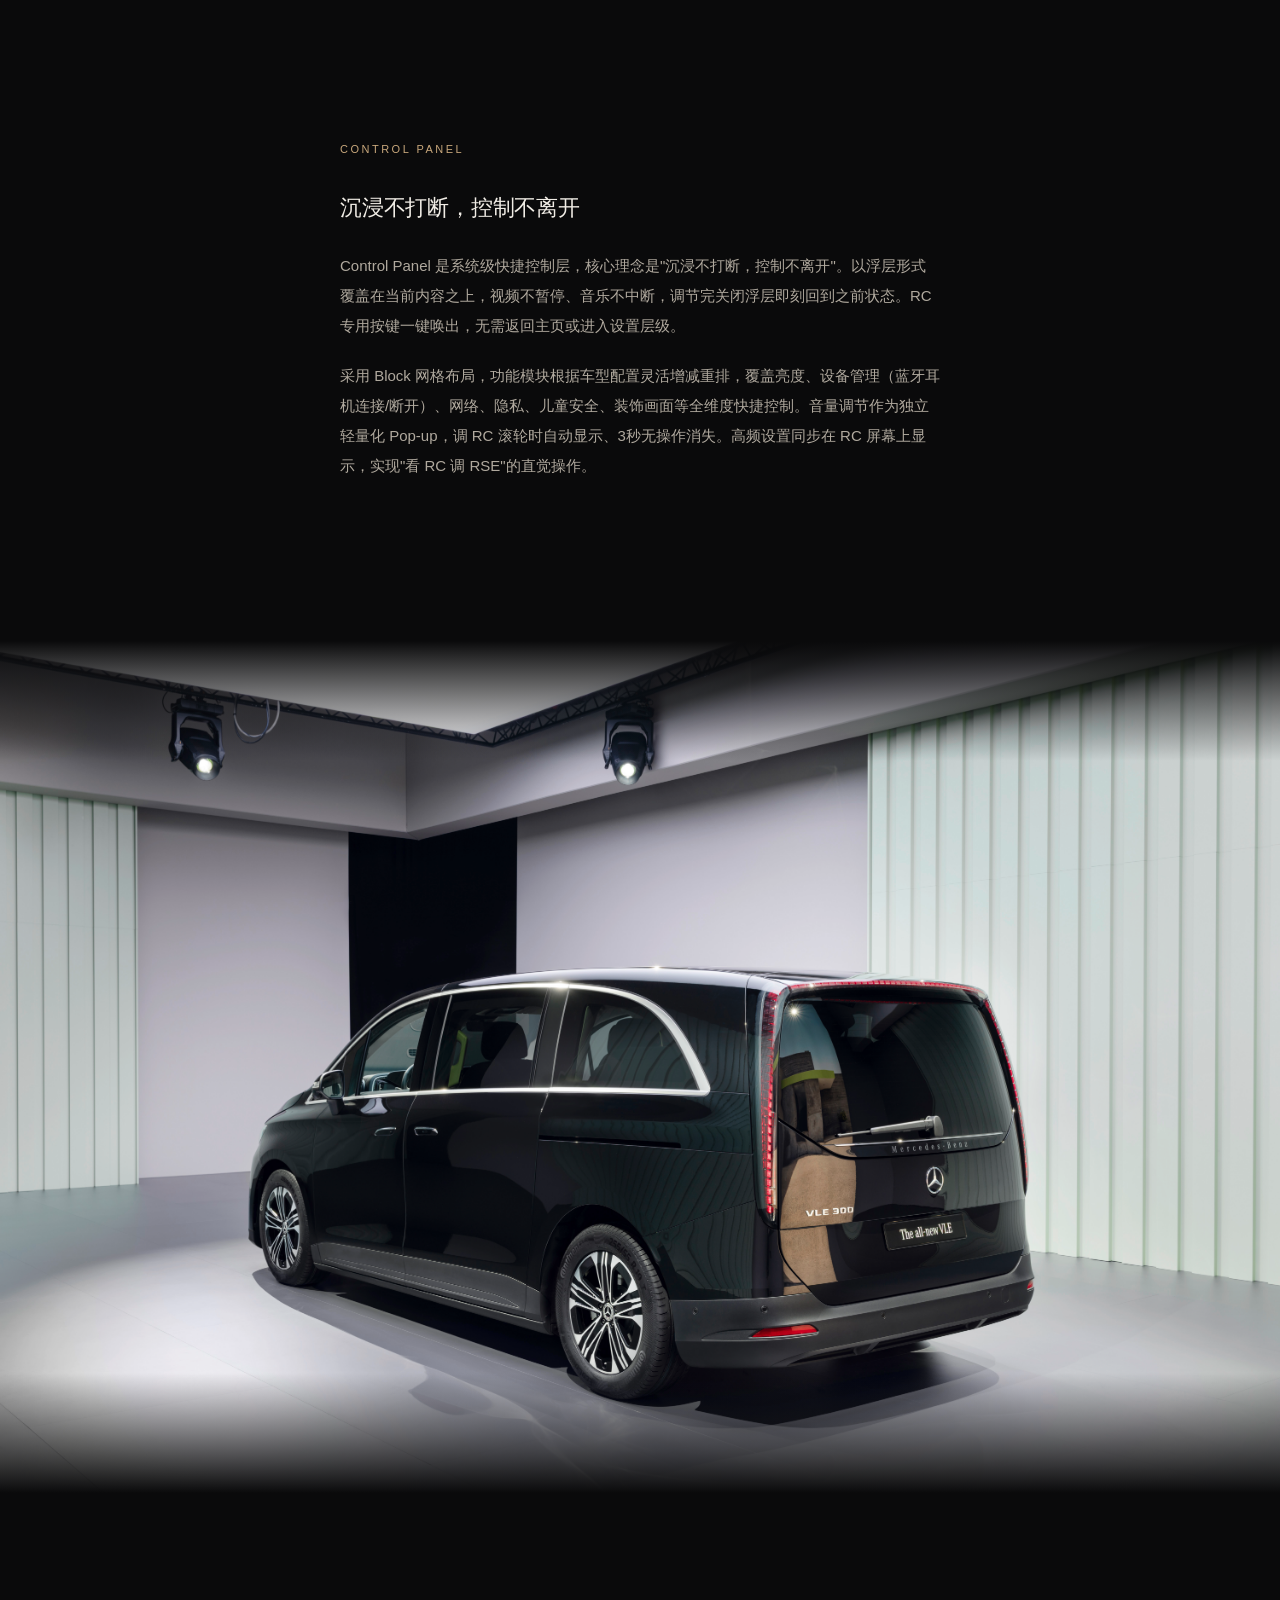
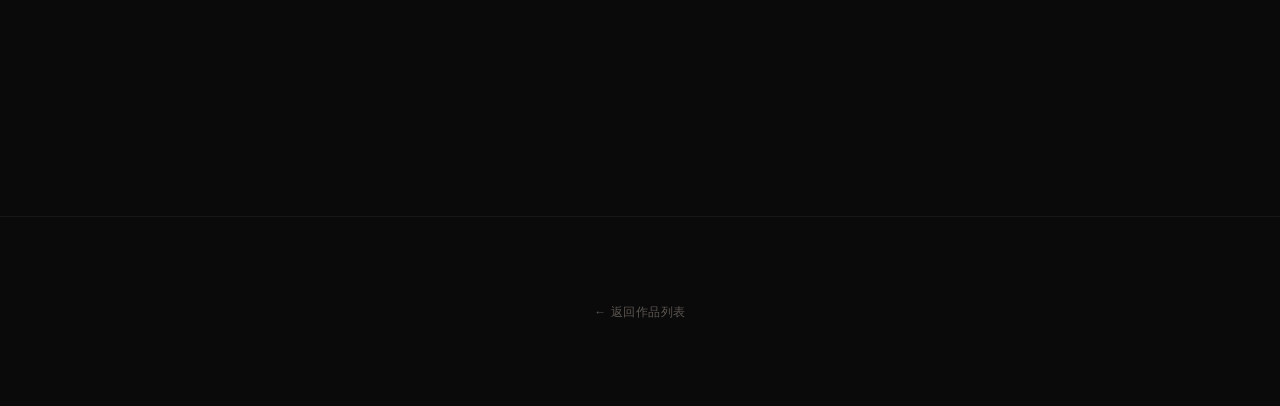
<file: projects/mb-rear-entertainment.html>
<!DOCTYPE html>
<html lang="zh-CN">
<head>
    <meta charset="UTF-8">
    <meta name="viewport" content="width=device-width, initial-scale=1.0">
    <title>32" 影院屏幕与后排娱乐系统 | SIYANG SUO</title>
    <link rel="stylesheet" href="project.css">
</head>
<body>
    <a href="../index.html#project-3" class="hero-back" data-i18n="back">← 返回</a>
    <div class="hero">
        <div class="hero-bg" id="heroBg" style="background-image: url('../VLE/25C0234_003.jpg'); background-size: cover; background-position: center"></div>
        <div class="hero-overlay"></div>
        <div class="hero-content">
            <div class="hero-meta">
                <span>Mercedes-Benz</span>
                <span>V-Class / VAN.EA</span>
                <span data-i18n="meta_type">影院娱乐系统</span>
                <span data-i18n="meta_date">2024.05 — 至今</span>
            </div>
            <h1 data-i18n="title">32" 影院屏幕与后排娱乐系统</h1>
            <p class="hero-desc" data-i18n="hero_desc">一块 32:9 超宽屏，默认共享观影的移动影院，分屏时各自独立的私人空间。</p>
        </div>
    </div>

    <div class="content">
        <div class="section fade-up">
            <div class="question-block">
                <p data-i18n="question">32 英寸、多位乘客，车上的影院体验意味着什么？</p>
            </div>
        </div>

        <div class="section fade-up">
            <span class="section-label" data-i18n="label_bg">背景</span>
            <p data-i18n="bg_p1">下一代 VAN.EA 平台的 V-Class 定位与 S 级截然不同，后排往往是家人、朋友或同事共同乘坐，核心诉求是共享体验。因此后排搭载一块 32:9 比例的 Cinema Screen 超宽屏，这在车载领域没有先例。一块屏幕覆盖整个后排视野，默认状态下是所有人共同享受的"影院"，同时支持分屏模式满足各自活动的需求。系统还需适配 11.6"/13.1"/31.3"/55"/16.4" 等多种屏幕尺寸，从标准 VAN 到 Maybach VAN 全线覆盖。</p>
        </div>

        <div class="section fade-up">
            <span class="section-label" data-i18n="label_product">产品定义</span>
            <h2 data-i18n="product_title">共享优先，分屏为辅</h2>
            <p data-i18n="product_p1">一块大屏的设计出发点是"共享优先"。默认状态下整块屏幕呈现统一内容，全车后排乘客一起看电影、一起听音乐，这是 VAN 场景中最自然的使用方式。Cinema Mode 一键联动灯光调暗、遮阳帘关闭、座椅调至观影角度，从"看视频"升级为"一起进影院"。</p>
            <p data-i18n="product_p2">当乘客想要各自做不同的事，分屏模式将 32:9 屏幕一分为二，左右各自拥有完整的 16:9 区域、独立光标、独立内容流。蓝牙耳机私密音区让每位乘客连接独立耳机实现声音隔离，一人看电影不影响另一人休息。这种"共享为主、分屏为辅"的逻辑和 S 级"天然独立"的双屏架构形成了清晰的产品分野。</p>
            <p data-i18n="product_p3">内容生态集成爱奇艺、B站、喜马拉雅、QQ 音乐等主流平台，HDMI 和 Wireless Casting 支持投屏。AI 个性化推荐（For You）基于 PUX 引擎按兴趣智能排序。Continue Watching 无缝续播记忆上次进度。浏览时聚焦的影片自动切换为全屏背景（模糊大图加渐变遮罩），营造沉浸预览感。</p>
            <p data-i18n="product_p4">其他场景模式：Sleep Mode 灯光熄灭、温度降低、屏幕展示装饰画面或关闭、座椅调至放松角度。Decorative Image 非使用时展示精选艺术图片，大屏不再是黑色死屏。Kids Mode 摄像头识别儿童后自动触发内容过滤和时长控制。</p>
        </div>

        <div class="img-break fade-up">
            <img src="../VLE/26C0010_005.jpg" alt="">
        </div>

        <div class="section fade-up">
            <span class="section-label" data-i18n="label_control">CONTROL PANEL</span>
            <h2 data-i18n="control_title">沉浸不打断，控制不离开</h2>
            <p data-i18n="control_p1">Control Panel 是系统级快捷控制层，核心理念是"沉浸不打断，控制不离开"。以浮层形式覆盖在当前内容之上，视频不暂停、音乐不中断，调节完关闭浮层即刻回到之前状态。RC 专用按键一键唤出，无需返回主页或进入设置层级。</p>
            <p data-i18n="control_p2">采用 Block 网格布局，功能模块根据车型配置灵活增减重排，覆盖亮度、设备管理（蓝牙耳机连接/断开）、网络、隐私、儿童安全、装饰画面等全维度快捷控制。音量调节作为独立轻量化 Pop-up，调 RC 滚轮时自动显示、3秒无操作消失。高频设置同步在 RC 屏幕上显示，实现"看 RC 调 RSE"的直觉操作。</p>
        </div>

        <div class="img-break fade-up">
            <img src="../VLE/26C0010_252.jpg" alt="">
        </div>

        <div class="section fade-up">
            <span class="section-label" data-i18n="label_highlights">设计亮点</span>
            <h2 data-i18n="highlights_title">共享与分屏的无缝切换</h2>
            <p data-i18n="highlights_p1">交互上，共享模式和分屏模式的切换要做到自然无缝，不是一个需要深思的"设置选项"，而是根据使用场景水到渠成的切换。分屏时两侧内容和操控完全独立，合屏时自然融合为统一体验。远距离操控通过"遥控器"这个普适隐喻解决，手持和底座两种姿态自然过渡。</p>
            <p data-i18n="highlights_p2">视觉上，Cinema Screen 的 UI 强调影院感，大面积暗色背景、内容优先布局、最小化系统干扰。Control Panel 浮层式设计保持"内容层加控制层"分离的双层架构。场景模式联动的细腻度体现在 Cinema Mode 不只是切换主题，而是灯光、遮阳帘、座椅角度、屏幕亮度多维度同步编排。Screen Position 屏幕平移后 UI 元素跟随适配保证任何位置都有最佳体验。</p>
        </div>

        <div class="img-break fade-up">
            <img src="../VLE/25C0307_002.jpg" alt="">
        </div>

        <div class="section fade-up">
            <span class="section-label" data-i18n="label_output">产出</span>
            <div class="deliverables">
                <div class="deliverable-item" data-i18n="output_1">32:9 Cinema Screen 系统交互定义</div>
                <div class="deliverable-item" data-i18n="output_2">共享/分屏模式切换逻辑</div>
                <div class="deliverable-item" data-i18n="output_3">Control Panel 完整方案</div>
                <div class="deliverable-item" data-i18n="output_4">Remote Controller 双姿态交互</div>
                <div class="deliverable-item" data-i18n="output_5">场景模式联动设计</div>
                <div class="deliverable-item" data-i18n="output_6">多尺寸屏幕适配方案</div>
            </div>
        </div>
    </div>

    <footer class="page-footer">
        <a href="../index.html#project-3" data-i18n="back_list">← 返回作品列表</a>
    </footer>

    <script>
        const heroBg = document.getElementById('heroBg');
        const hero = document.querySelector('.hero');
        window.addEventListener('scroll', () => { const s = window.scrollY; if (s <= hero.offsetHeight) heroBg.style.transform = `translateY(${s*0.4}px)`; }, { passive: true });
        const obs = new IntersectionObserver((entries) => { entries.forEach(e => { if (e.isIntersecting) { e.target.classList.add('visible'); obs.unobserve(e.target); } }); }, { threshold: 0.15 });
        document.querySelectorAll('.fade-up').forEach(el => obs.observe(el));
    </script>

    <script>
        const i18n = {
            zh: {
                back: '← 返回',
                meta_type: '影院娱乐系统',
                meta_date: '2024.05 — 至今',
                title: '32" 影院屏幕与后排娱乐系统',
                hero_desc: '一块 32:9 超宽屏，默认共享观影的移动影院，分屏时各自独立的私人空间。',
                question: '32 英寸、多位乘客，车上的影院体验意味着什么？',
                label_bg: '背景',
                bg_p1: '下一代 VAN.EA 平台的 V-Class 定位与 S 级截然不同，后排往往是家人、朋友或同事共同乘坐，核心诉求是共享体验。因此后排搭载一块 32:9 比例的 Cinema Screen 超宽屏，这在车载领域没有先例。一块屏幕覆盖整个后排视野，默认状态下是所有人共同享受的"影院"，同时支持分屏模式满足各自活动的需求。系统还需适配 11.6"/13.1"/31.3"/55"/16.4" 等多种屏幕尺寸，从标准 VAN 到 Maybach VAN 全线覆盖。',
                label_product: '产品定义',
                product_title: '共享优先，分屏为辅',
                product_p1: '一块大屏的设计出发点是"共享优先"。默认状态下整块屏幕呈现统一内容，全车后排乘客一起看电影、一起听音乐，这是 VAN 场景中最自然的使用方式。Cinema Mode 一键联动灯光调暗、遮阳帘关闭、座椅调至观影角度，从"看视频"升级为"一起进影院"。',
                product_p2: '当乘客想要各自做不同的事，分屏模式将 32:9 屏幕一分为二，左右各自拥有完整的 16:9 区域、独立光标、独立内容流。蓝牙耳机私密音区让每位乘客连接独立耳机实现声音隔离，一人看电影不影响另一人休息。这种"共享为主、分屏为辅"的逻辑和 S 级"天然独立"的双屏架构形成了清晰的产品分野。',
                product_p3: '内容生态集成爱奇艺、B站、喜马拉雅、QQ 音乐等主流平台，HDMI 和 Wireless Casting 支持投屏。AI 个性化推荐（For You）基于 PUX 引擎按兴趣智能排序。Continue Watching 无缝续播记忆上次进度。浏览时聚焦的影片自动切换为全屏背景（模糊大图加渐变遮罩），营造沉浸预览感。',
                product_p4: '其他场景模式：Sleep Mode 灯光熄灭、温度降低、屏幕展示装饰画面或关闭、座椅调至放松角度。Decorative Image 非使用时展示精选艺术图片，大屏不再是黑色死屏。Kids Mode 摄像头识别儿童后自动触发内容过滤和时长控制。',
                label_control: 'CONTROL PANEL',
                control_title: '沉浸不打断，控制不离开',
                control_p1: 'Control Panel 是系统级快捷控制层，核心理念是"沉浸不打断，控制不离开"。以浮层形式覆盖在当前内容之上，视频不暂停、音乐不中断，调节完关闭浮层即刻回到之前状态。RC 专用按键一键唤出，无需返回主页或进入设置层级。',
                control_p2: '采用 Block 网格布局，功能模块根据车型配置灵活增减重排，覆盖亮度、设备管理（蓝牙耳机连接/断开）、网络、隐私、儿童安全、装饰画面等全维度快捷控制。音量调节作为独立轻量化 Pop-up，调 RC 滚轮时自动显示、3秒无操作消失。高频设置同步在 RC 屏幕上显示，实现"看 RC 调 RSE"的直觉操作。',
                label_highlights: '设计亮点',
                highlights_title: '共享与分屏的无缝切换',
                highlights_p1: '交互上，共享模式和分屏模式的切换要做到自然无缝，不是一个需要深思的"设置选项"，而是根据使用场景水到渠成的切换。分屏时两侧内容和操控完全独立，合屏时自然融合为统一体验。远距离操控通过"遥控器"这个普适隐喻解决，手持和底座两种姿态自然过渡。',
                highlights_p2: '视觉上，Cinema Screen 的 UI 强调影院感，大面积暗色背景、内容优先布局、最小化系统干扰。Control Panel 浮层式设计保持"内容层加控制层"分离的双层架构。场景模式联动的细腻度体现在 Cinema Mode 不只是切换主题，而是灯光、遮阳帘、座椅角度、屏幕亮度多维度同步编排。Screen Position 屏幕平移后 UI 元素跟随适配保证任何位置都有最佳体验。',
                label_output: '产出',
                output_1: '32:9 Cinema Screen 系统交互定义',
                output_2: '共享/分屏模式切换逻辑',
                output_3: 'Control Panel 完整方案',
                output_4: 'Remote Controller 双姿态交互',
                output_5: '场景模式联动设计',
                output_6: '多尺寸屏幕适配方案',
                back_list: '← 返回作品列表'
            },
            en: {
                back: '← Back',
                meta_type: 'Cinema Entertainment System',
                meta_date: '2024.05 — Present',
                title: '32" Cinema Screen & Rear Entertainment System',
                hero_desc: 'A 32:9 ultra-wide display — a mobile cinema for shared viewing by default, with split-screen mode for individual private spaces.',
                question: '32 inches, multiple passengers — what does a cinema experience in the car truly mean?',
                label_bg: 'Background',
                bg_p1: 'The next-generation V-Class on the VAN.EA platform has a fundamentally different positioning from the S-Class. Rear passengers are typically family members, friends, or colleagues traveling together, with shared experience as the core need. The rear cabin therefore features an unprecedented 32:9 Cinema Screen ultra-wide display. A single screen spans the entire rear field of view — functioning as a shared "cinema" by default while supporting split-screen mode for individual activities. The system also adapts to 11.6"/13.1"/31.3"/55"/16.4" screen sizes, covering the full range from standard VAN to Maybach VAN.',
                label_product: 'Product Definition',
                product_title: 'Shared First, Split Second',
                product_p1: 'The design principle for this large display is "shared first." By default, the entire screen presents unified content — all rear passengers watch movies and listen to music together, which is the most natural usage pattern in VAN scenarios. Cinema Mode triggers a one-tap orchestration: lights dim, sunshades close, seats adjust to viewing angle — elevating "watching a video" to "entering the cinema together."',
                product_p2: 'When passengers want to do different things, split-screen mode divides the 32:9 display into two complete 16:9 zones, each with independent cursors and content streams. Bluetooth headphone private audio zones allow each passenger to connect individual headphones for sound isolation — one person watching a film does not disturb another who is resting. This "shared-primary, split-secondary" logic creates a clear product distinction from the S-Class\'s inherently independent dual-screen architecture.',
                product_p3: 'The content ecosystem integrates mainstream platforms including iQiyi, Bilibili, Ximalaya, and QQ Music, with HDMI and Wireless Casting support for screen mirroring. AI-powered personalized recommendations (For You) use the PUX engine to rank content by interest. Continue Watching seamlessly resumes from the last playback position. When browsing, the focused title automatically becomes a full-screen background (blurred hero image with gradient overlay), creating an immersive preview experience.',
                product_p4: 'Additional scene modes: Sleep Mode dims lights, lowers temperature, displays decorative artwork or turns off the screen, and adjusts seats to relaxation angle. Decorative Image shows curated art when not in use — the large screen is no longer a dark void. Kids Mode uses camera-based child detection to automatically trigger content filtering and screen-time controls.',
                label_control: 'CONTROL PANEL',
                control_title: 'Stay Immersed, Stay in Control',
                control_p1: 'The Control Panel is a system-level quick-access layer built on the principle of "stay immersed, stay in control." It overlays current content without pausing video or interrupting music — close the overlay and you\'re instantly back to your previous state. A dedicated RC button summons it with a single press, no need to navigate back to the homepage or enter settings.',
                control_p2: 'Using a block grid layout, functional modules are flexibly added, removed, or rearranged based on vehicle configuration, covering brightness, device management (Bluetooth headphone connect/disconnect), network, privacy, child safety, decorative display, and more. Volume control is a lightweight independent pop-up that appears automatically when the RC scroll wheel is turned and disappears after 3 seconds of inactivity. High-frequency settings are mirrored on the RC screen, enabling intuitive "look at RC, control RSE" operation.',
                label_highlights: 'Design Highlights',
                highlights_title: 'Seamless Switching Between Shared & Split Modes',
                highlights_p1: 'The transition between shared and split-screen modes must feel natural and seamless — not a deliberate "settings option" requiring thought, but a fluid switch driven by usage context. In split mode, content and controls on each side are fully independent; when merging back, they naturally converge into a unified experience. Remote operation is solved through the universal metaphor of a "remote control," with handheld and docked postures transitioning naturally.',
                highlights_p2: 'Visually, the Cinema Screen UI emphasizes a theatrical feel — predominantly dark backgrounds, content-first layout, and minimal system interference. The Control Panel\'s overlay design maintains a separated dual-layer architecture of "content layer plus control layer." The sophistication of scene mode orchestration is evident in Cinema Mode, which goes beyond theme switching to synchronize lighting, sunshades, seat angles, and screen brightness in a multi-dimensional choreography. Screen Position adaptation ensures UI elements follow and reflow when the screen is physically shifted, guaranteeing optimal experience at any position.',
                label_output: 'Deliverables',
                output_1: '32:9 Cinema Screen system interaction design',
                output_2: 'Shared/split-screen mode switching logic',
                output_3: 'Complete Control Panel solution',
                output_4: 'Remote Controller dual-posture interaction',
                output_5: 'Scene mode orchestration design',
                output_6: 'Multi-size screen adaptation framework',
                back_list: '← Back to Projects'
            }
        };

        (function initLang() {
            const params = new URLSearchParams(window.location.search);
            const lang = params.get('lang') || localStorage.getItem('lang') || 'zh';
            document.querySelectorAll('[data-i18n]').forEach(el => {
                const key = el.dataset.i18n;
                if (i18n[lang] && i18n[lang][key]) {
                    el.innerHTML = i18n[lang][key];
                }
            });
            document.documentElement.lang = lang === 'zh' ? 'zh-CN' : 'en';
        })();
    </script>
</body>
</html>
</file>
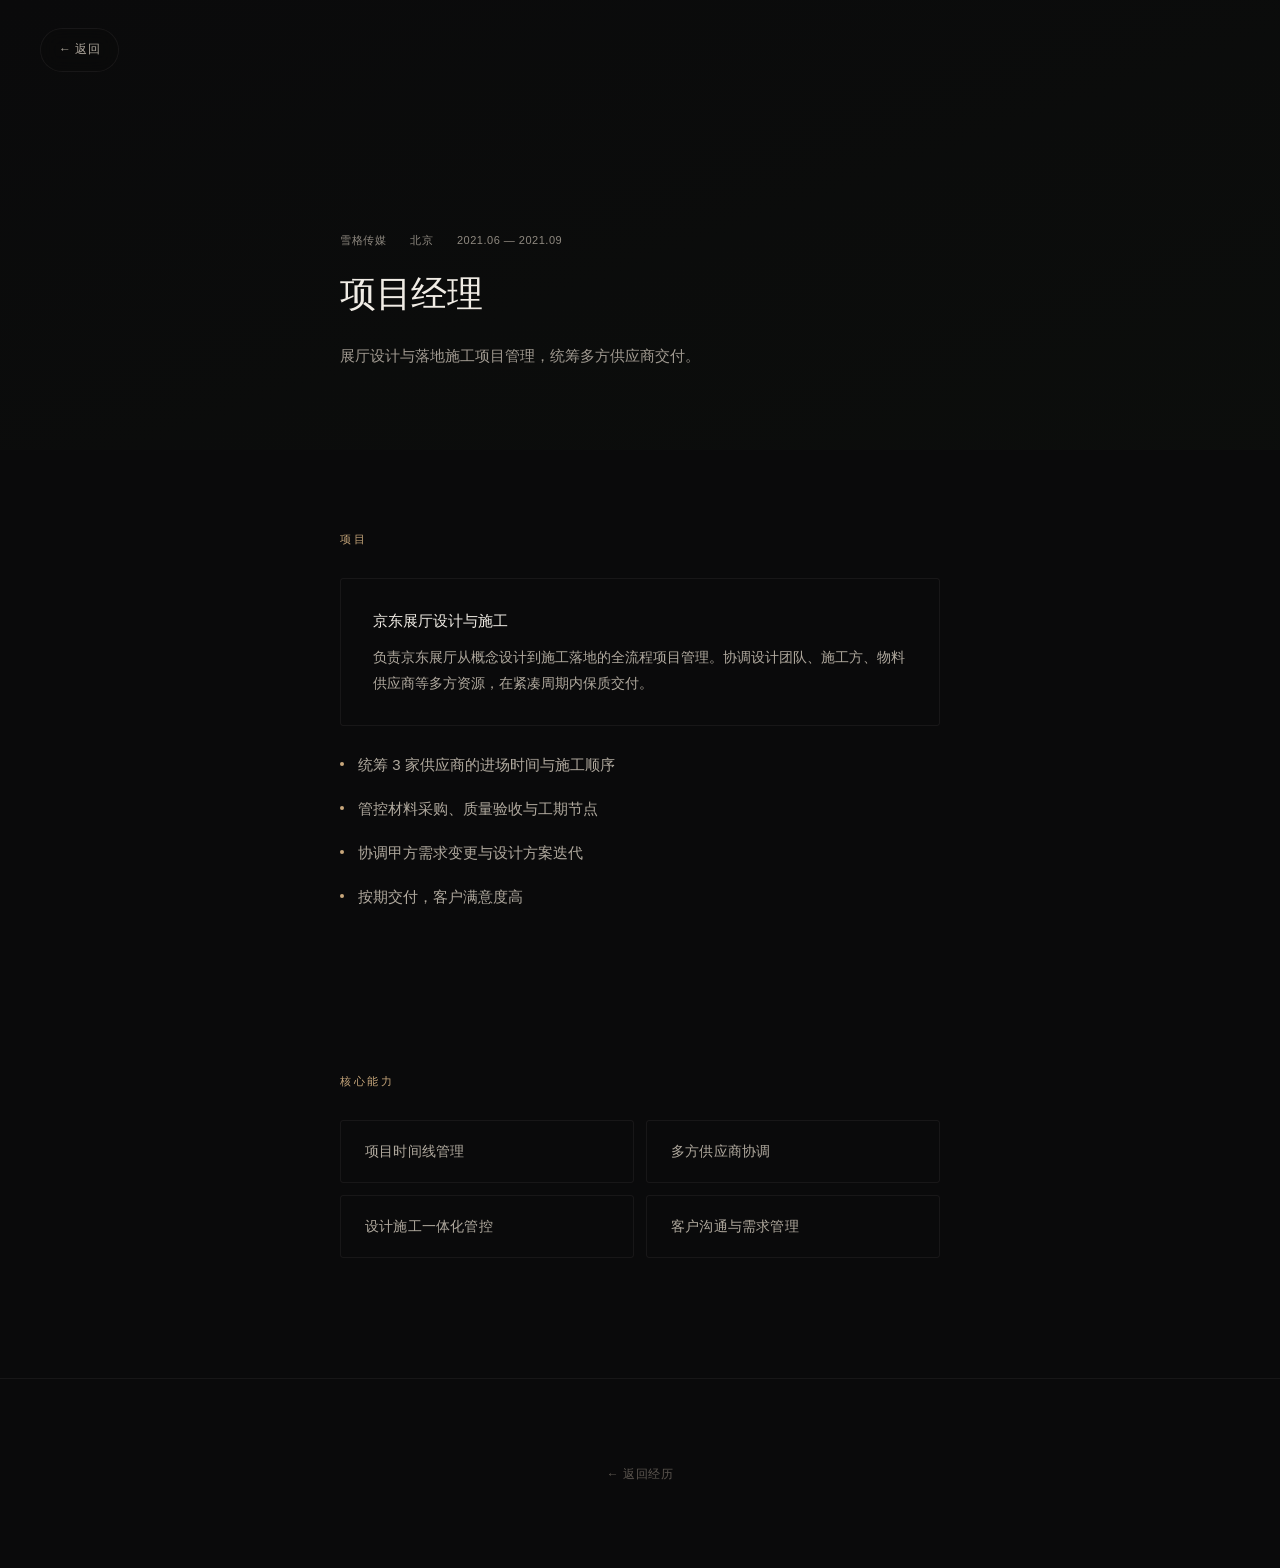
<file: projects/seekers.html>
<!DOCTYPE html>
<html lang="zh-CN">
<head>
    <meta charset="UTF-8">
    <meta name="viewport" content="width=device-width, initial-scale=1.0">
    <title>雪格传媒 — 项目经理 | SIYANG SUO</title>
    <link rel="stylesheet" href="project.css">
</head>
<body>
    <a href="../index.html#experience" class="hero-back">← 返回</a>

    <div class="hero hero-compact">
        <div class="hero-bg" id="heroBg" style="background: linear-gradient(160deg, #0a0a0b 0%, #0c0e0c 100%)"></div>
        <div class="hero-content">
            <div class="hero-meta">
                <span>雪格传媒</span>
                <span>北京</span>
                <span>2021.06 — 2021.09</span>
            </div>
            <h1>项目经理</h1>
            <p class="hero-desc">展厅设计与落地施工项目管理，统筹多方供应商交付。</p>
        </div>
    </div>

    <div class="content">
        <div class="section fade-up">
            <span class="section-label">项目</span>
            <a href="jd-exhibition.html" class="project-block">
                <h3>京东展厅设计与施工</h3>
                <p>负责京东展厅从概念设计到施工落地的全流程项目管理。协调设计团队、施工方、物料供应商等多方资源，在紧凑周期内保质交付。</p>
            </a>
            <ul class="approach-list">
                <li>统筹 3 家供应商的进场时间与施工顺序</li>
                <li>管控材料采购、质量验收与工期节点</li>
                <li>协调甲方需求变更与设计方案迭代</li>
                <li>按期交付，客户满意度高</li>
            </ul>
        </div>

        <div class="section fade-up">
            <span class="section-label">核心能力</span>
            <div class="deliverables">
                <div class="deliverable-item">项目时间线管理</div>
                <div class="deliverable-item">多方供应商协调</div>
                <div class="deliverable-item">设计施工一体化管控</div>
                <div class="deliverable-item">客户沟通与需求管理</div>
            </div>
        </div>
    </div>

    <footer class="page-footer">
        <a href="../index.html#experience">← 返回经历</a>
    </footer>

    <script>
        const heroBg = document.getElementById('heroBg');
        const hero = document.querySelector('.hero');
        window.addEventListener('scroll', () => { const s = window.scrollY; if (s <= hero.offsetHeight) heroBg.style.transform = `translateY(${s*0.4}px)`; }, { passive: true });
        const obs = new IntersectionObserver((entries) => { entries.forEach(e => { if (e.isIntersecting) { e.target.classList.add('visible'); obs.unobserve(e.target); } }); }, { threshold: 0.15 });
        document.querySelectorAll('.fade-up').forEach(el => obs.observe(el));
    </script>
</body>
</html>
</file>
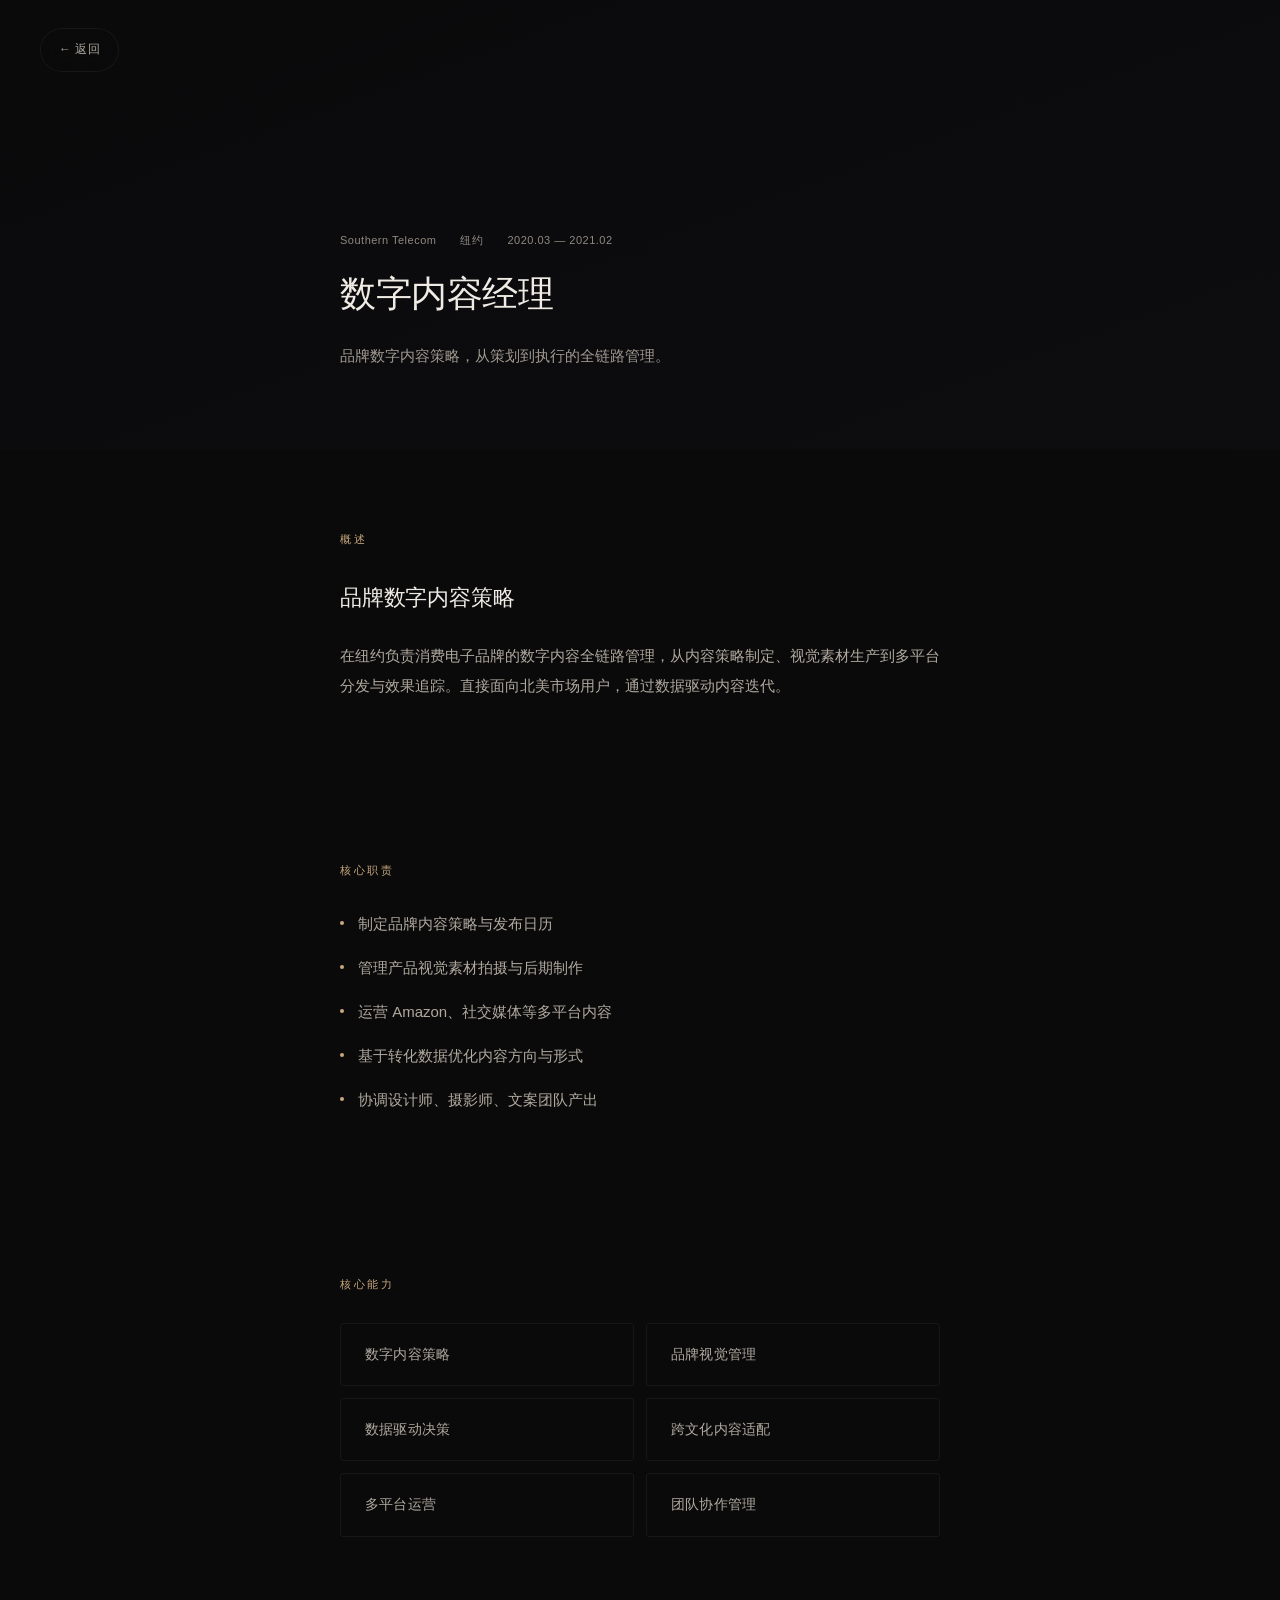
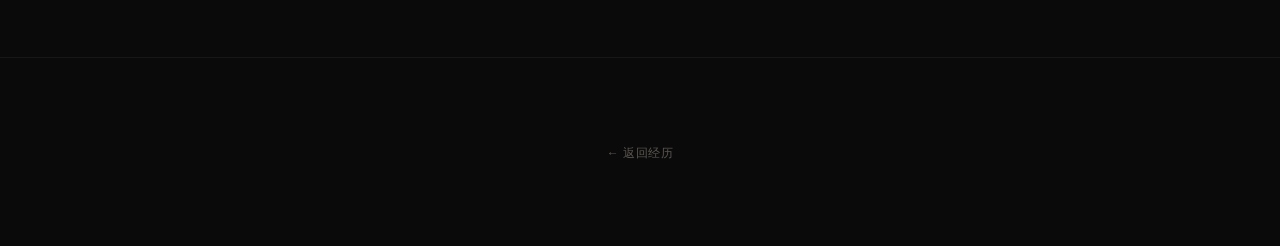
<file: projects/southern-telecom.html>
<!DOCTYPE html>
<html lang="zh-CN">
<head>
    <meta charset="UTF-8">
    <meta name="viewport" content="width=device-width, initial-scale=1.0">
    <title>Southern Telecom — 数字内容经理 | SIYANG SUO</title>
    <link rel="stylesheet" href="project.css">
</head>
<body>
    <a href="../index.html#experience" class="hero-back">← 返回</a>

    <div class="hero hero-compact">
        <div class="hero-bg" id="heroBg" style="background: linear-gradient(160deg, #0a0a0b 0%, #0d0c0f 100%)"></div>
        <div class="hero-content">
            <div class="hero-meta">
                <span>Southern Telecom</span>
                <span>纽约</span>
                <span>2020.03 — 2021.02</span>
            </div>
            <h1>数字内容经理</h1>
            <p class="hero-desc">品牌数字内容策略，从策划到执行的全链路管理。</p>
        </div>
    </div>

    <div class="content">
        <div class="section fade-up">
            <span class="section-label">概述</span>
            <h2>品牌数字内容策略</h2>
            <p>在纽约负责消费电子品牌的数字内容全链路管理，从内容策略制定、视觉素材生产到多平台分发与效果追踪。直接面向北美市场用户，通过数据驱动内容迭代。</p>
        </div>

        <div class="section fade-up">
            <span class="section-label">核心职责</span>
            <ul class="approach-list">
                <li>制定品牌内容策略与发布日历</li>
                <li>管理产品视觉素材拍摄与后期制作</li>
                <li>运营 Amazon、社交媒体等多平台内容</li>
                <li>基于转化数据优化内容方向与形式</li>
                <li>协调设计师、摄影师、文案团队产出</li>
            </ul>
        </div>

        <div class="section fade-up">
            <span class="section-label">核心能力</span>
            <div class="deliverables">
                <div class="deliverable-item">数字内容策略</div>
                <div class="deliverable-item">品牌视觉管理</div>
                <div class="deliverable-item">数据驱动决策</div>
                <div class="deliverable-item">跨文化内容适配</div>
                <div class="deliverable-item">多平台运营</div>
                <div class="deliverable-item">团队协作管理</div>
            </div>
        </div>
    </div>

    <footer class="page-footer">
        <a href="../index.html#experience">← 返回经历</a>
    </footer>

    <script>
        const heroBg = document.getElementById('heroBg');
        const hero = document.querySelector('.hero');
        window.addEventListener('scroll', () => { const s = window.scrollY; if (s <= hero.offsetHeight) heroBg.style.transform = `translateY(${s*0.4}px)`; }, { passive: true });
        const obs = new IntersectionObserver((entries) => { entries.forEach(e => { if (e.isIntersecting) { e.target.classList.add('visible'); obs.unobserve(e.target); } }); }, { threshold: 0.15 });
        document.querySelectorAll('.fade-up').forEach(el => obs.observe(el));
    </script>
</body>
</html>
</file>
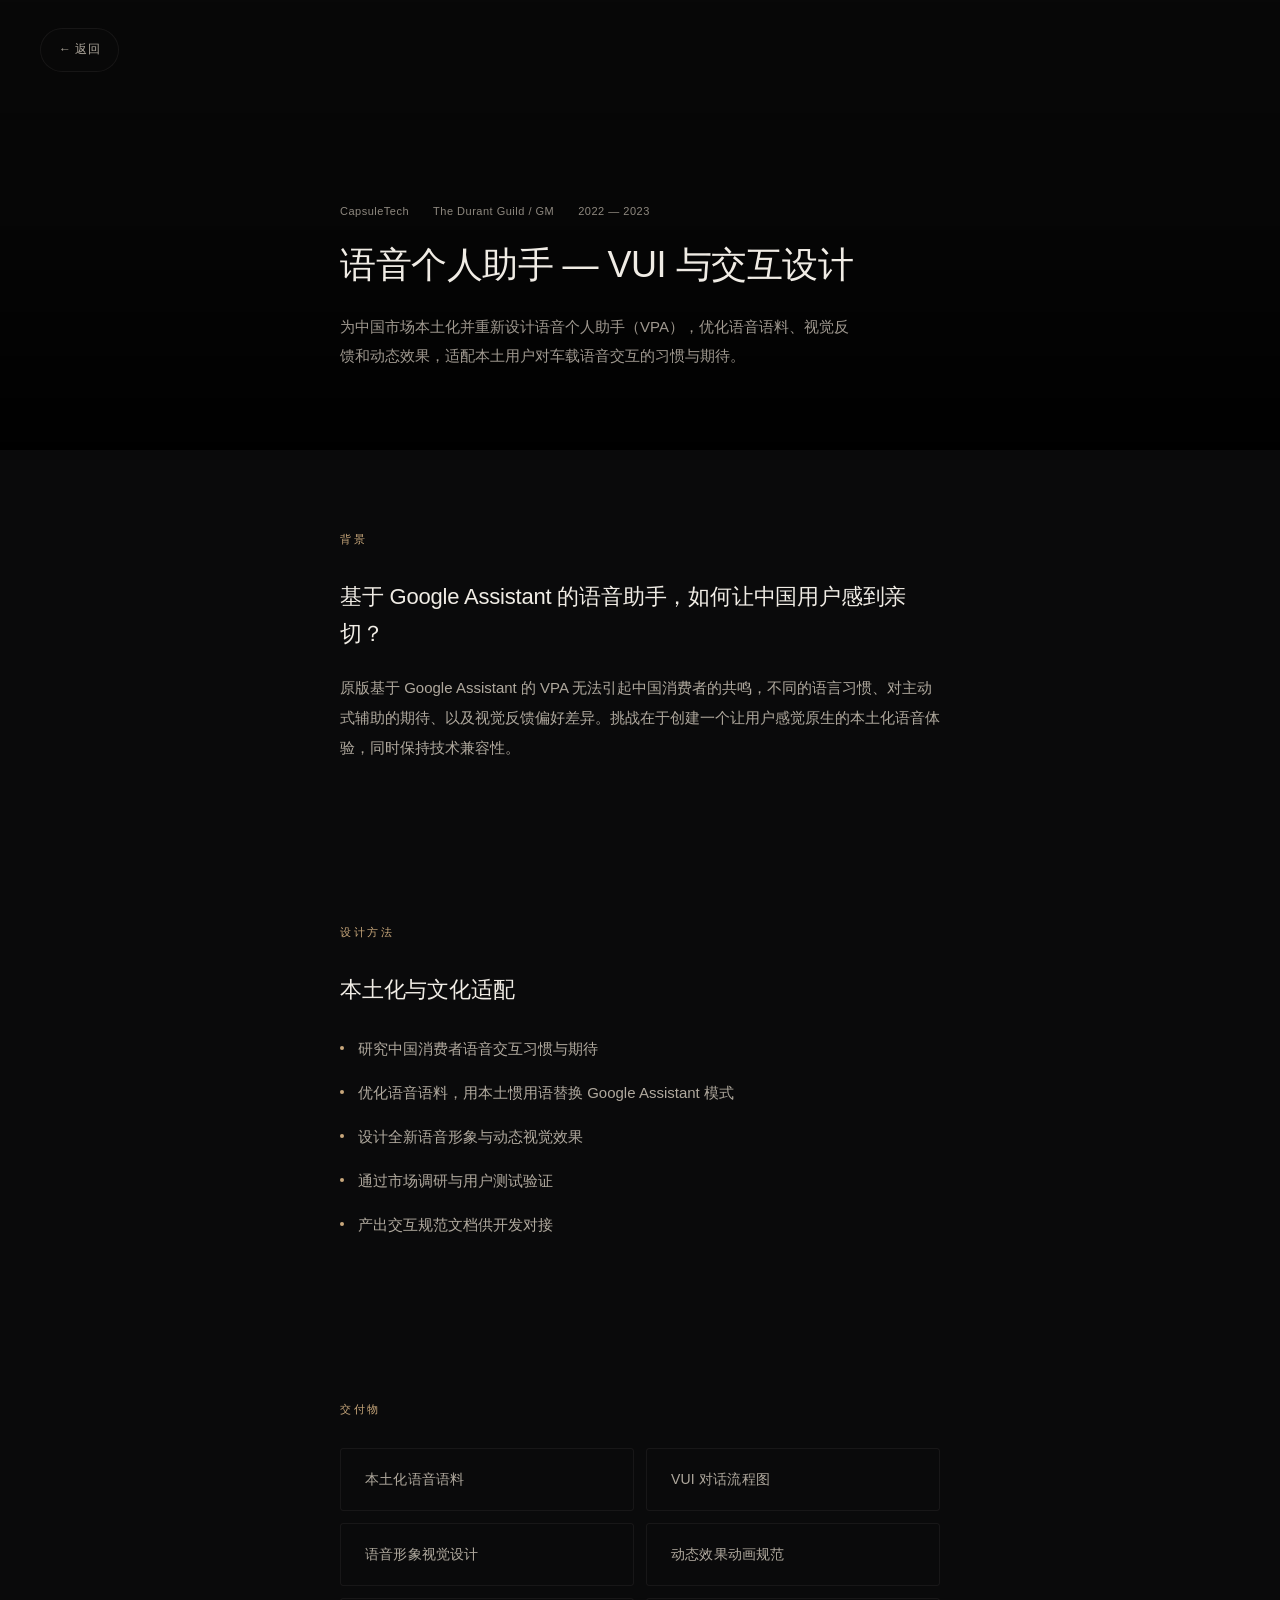
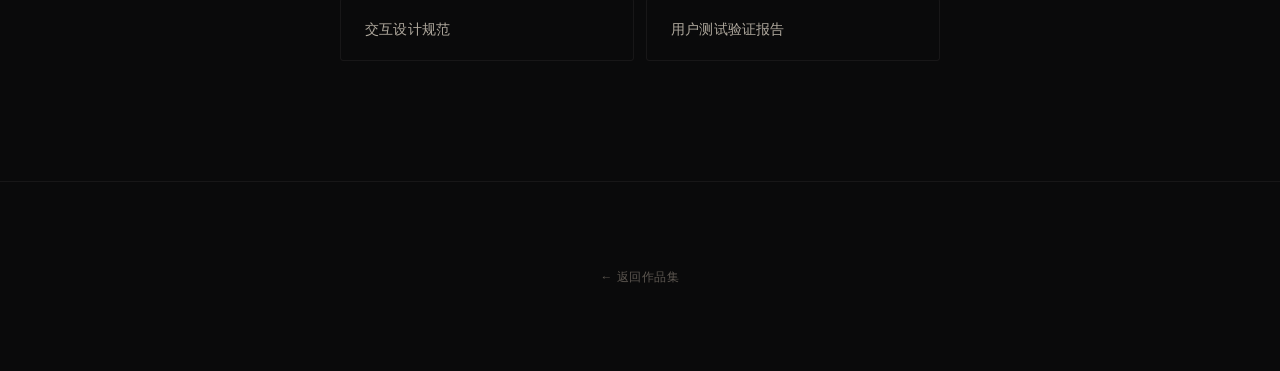
<file: projects/vpa-durant.html>
<!DOCTYPE html>
<html lang="zh-CN">
<head>
    <meta charset="UTF-8">
    <meta name="viewport" content="width=device-width, initial-scale=1.0">
    <title>语音个人助手 — VUI 设计 | SIYANG SUO</title>
    <link rel="stylesheet" href="project.css">
</head>
<body>
    <a href="../index.html" class="hero-back">← 返回</a>

    <div class="hero hero-compact">
        <div class="hero-bg" id="heroBg" style="background-color: #0a0a0a"></div>
        <div class="hero-overlay"></div>
        <div class="hero-content">
            <div class="hero-meta">
                <span>CapsuleTech</span>
                <span>The Durant Guild / GM</span>
                <span>2022 — 2023</span>
            </div>
            <h1>语音个人助手 — VUI 与交互设计</h1>
            <p class="hero-desc">为中国市场本土化并重新设计语音个人助手（VPA），优化语音语料、视觉反馈和动态效果，适配本土用户对车载语音交互的习惯与期待。</p>
        </div>
    </div>

    <div class="content">
        <div class="section">
            <span class="section-label">背景</span>
            <div class="question-block">
                <p>基于 Google Assistant 的语音助手，如何让中国用户感到亲切？</p>
            </div>
            <p>原版基于 Google Assistant 的 VPA 无法引起中国消费者的共鸣，不同的语言习惯、对主动式辅助的期待、以及视觉反馈偏好差异。挑战在于创建一个让用户感觉原生的本土化语音体验，同时保持技术兼容性。</p>
        </div>

        <div class="section">
            <span class="section-label">设计方法</span>
            <h2>本土化与文化适配</h2>
            <ul class="approach-list">
                <li>研究中国消费者语音交互习惯与期待</li>
                <li>优化语音语料，用本土惯用语替换 Google Assistant 模式</li>
                <li>设计全新语音形象与动态视觉效果</li>
                <li>通过市场调研与用户测试验证</li>
                <li>产出交互规范文档供开发对接</li>
            </ul>
        </div>

        <div class="section">
            <span class="section-label">交付物</span>
            <div class="deliverables">
                <div class="deliverable-item">本土化语音语料</div>
                <div class="deliverable-item">VUI 对话流程图</div>
                <div class="deliverable-item">语音形象视觉设计</div>
                <div class="deliverable-item">动态效果动画规范</div>
                <div class="deliverable-item">交互设计规范</div>
                <div class="deliverable-item">用户测试验证报告</div>
            </div>
        </div>
    </div>

    <footer class="page-footer">
        <a href="../index.html">← 返回作品集</a>
    </footer>

    <script>
        const heroBg = document.getElementById('heroBg');
        const hero = document.querySelector('.hero');
        window.addEventListener('scroll', () => {
            const scrollY = window.scrollY;
            if (scrollY <= hero.offsetHeight) {
                heroBg.style.transform = `translateY(${scrollY * 0.4}px)`;
            }
        }, { passive: true });
    </script>
</body>
</html>
</file>
<file: projects/project.css>
/* ================================
   PROJECT DETAIL PAGE
   ================================ */
* {
    margin: 0;
    padding: 0;
    box-sizing: border-box;
}

:root {
    --bg: #0a0a0b;
    --bg-card: #111113;
    --text-primary: #f0ece5;
    --text-secondary: #b0a99e;
    --text-muted: #5c5650;
    --accent: #c9a87c;
    --accent-light: #dcc4a4;
    --border: rgba(240, 236, 229, 0.06);
    --font: -apple-system, BlinkMacSystemFont, 'Helvetica Neue', 'PingFang SC', sans-serif;
}

body {
    font-family: var(--font);
    background: var(--bg);
    color: var(--text-primary);
    line-height: 1.8;
    overflow-x: hidden;
    -webkit-font-smoothing: antialiased;
    font-weight: 300;
    font-size: 16px;
}

/* ================================
   HERO SECTION - Full bleed background
   ================================ */
.hero {
    position: relative;
    width: 100%;
    height: 100vh;
    min-height: 600px;
    overflow: hidden;
    display: flex;
    align-items: flex-end;
}

.hero-bg {
    position: absolute;
    top: 0;
    left: 0;
    width: 100%;
    height: 120%;
    background-size: cover;
    background-position: center 40%;
    background-repeat: no-repeat;
    will-change: transform;
    transition: transform 0.1s linear;
}

.hero-overlay {
    position: absolute;
    inset: 0;
    background: linear-gradient(
        to bottom,
        rgba(0, 0, 0, 0.2) 0%,
        rgba(0, 0, 0, 0.4) 50%,
        rgba(0, 0, 0, 0.92) 100%
    );
}

.hero-content {
    position: relative;
    z-index: 2;
    max-width: 720px;
    margin: 0 auto;
    padding: 0 60px 100px;
    width: 100%;
}

.hero-back {
    position: fixed;
    top: 28px;
    left: 40px;
    z-index: 100;
    color: var(--text-secondary);
    text-decoration: none;
    font-size: 12px;
    font-weight: 400;
    letter-spacing: 0.5px;
    backdrop-filter: blur(10px);
    background: rgba(10, 10, 11, 0.6);
    padding: 10px 18px;
    border-radius: 100px;
    border: 1px solid var(--border);
    transition: all 0.3s;
}

.hero-back:hover {
    color: var(--text-primary);
    background: rgba(10, 10, 11, 0.85);
    border-color: var(--accent);
}

.hero-meta {
    display: flex;
    gap: 24px;
    margin-bottom: 20px;
    flex-wrap: wrap;
}

.hero-meta span {
    font-size: 11px;
    font-weight: 400;
    color: rgba(176, 169, 158, 0.8);
    letter-spacing: 0.5px;
}

.hero h1 {
    font-size: 36px;
    font-weight: 300;
    letter-spacing: -0.5px;
    line-height: 1.3;
    margin-bottom: 24px;
    max-width: 600px;
}

.hero-desc {
    font-size: 15px;
    color: rgba(176, 169, 158, 0.9);
    line-height: 1.9;
    max-width: 520px;
    font-weight: 300;
}

/* Hero compact (non-image pages) */
.hero-compact {
    height: 50vh;
    min-height: 360px;
}

.hero-compact .hero-content {
    padding-bottom: 80px;
}

/* ================================
   CONTENT SECTIONS
   ================================ */
.content {
    max-width: 720px;
    margin: 0 auto;
    padding: 0 60px;
}

.section {
    padding: 80px 0;
    border-bottom: none;
}

.section:last-child {
    border-bottom: none;
}

.section-label {
    font-size: 11px;
    font-weight: 500;
    letter-spacing: 2.5px;
    text-transform: uppercase;
    color: var(--accent);
    margin-bottom: 28px;
    display: block;
}

.section h2 {
    font-size: 22px;
    font-weight: 400;
    margin-bottom: 24px;
    letter-spacing: -0.2px;
    color: var(--text-primary);
}

.section p {
    font-size: 15px;
    color: var(--text-secondary);
    line-height: 2;
    font-weight: 300;
    max-width: 100%;
    margin-bottom: 20px;
}

.section p:last-child {
    margin-bottom: 0;
}

.section p strong {
    color: var(--text-primary);
    font-weight: 500;
}

/* Question block */
.question-block {
    padding-left: 0;
    margin: 20px 0;
}

.question-block p {
    font-size: 22px;
    color: var(--text-primary);
    font-weight: 300;
    line-height: 1.7;
    letter-spacing: -0.2px;
}

/* Section subtitle (project name under question) */
.section-subtitle {
    font-size: 12px;
    font-weight: 400;
    color: var(--text-secondary);
    letter-spacing: 0.5px;
    margin-bottom: 20px;
}

/* Approach list */
.approach-list {
    list-style: none;
    padding: 0;
    display: flex;
    flex-direction: column;
    gap: 14px;
    margin-top: 24px;
}

.approach-list li {
    display: flex;
    align-items: flex-start;
    gap: 14px;
    font-size: 15px;
    color: var(--text-secondary);
    font-weight: 300;
    line-height: 2;
}

.approach-list li::before {
    content: '';
    width: 4px;
    height: 4px;
    border-radius: 50%;
    background: var(--accent);
    flex-shrink: 0;
    margin-top: 12px;
}

/* Project blocks (for multi-project pages) */
.project-block {
    display: block;
    text-decoration: none;
    color: inherit;
    border: 1px solid var(--border);
    border-radius: 3px;
    padding: 28px 32px;
    margin-bottom: 12px;
    transition: border-color 0.3s ease, padding-left 0.3s ease;
}

.project-block:hover {
    border-color: rgba(201, 168, 124, 0.2);
    padding-left: 40px;
}

.project-block h3 {
    font-size: 15px;
    font-weight: 500;
    color: var(--text-primary);
    margin-bottom: 10px;
}

.project-block p {
    font-size: 14px;
    color: var(--text-secondary);
    line-height: 1.9;
    margin-bottom: 0;
    font-weight: 300;
}

/* Deliverables grid */
.deliverables {
    display: grid;
    grid-template-columns: 1fr 1fr;
    gap: 12px;
    margin-top: 28px;
}

.deliverable-item {
    border: 1px solid var(--border);
    border-radius: 3px;
    padding: 18px 24px;
    font-size: 14px;
    color: var(--text-secondary);
    font-weight: 400;
    letter-spacing: 0.2px;
    transition: border-color 0.3s ease;
}

.deliverable-item:hover {
    border-color: rgba(201, 168, 124, 0.2);
}

/* Highlights / results grid */
.highlights-grid {
    display: grid;
    grid-template-columns: repeat(auto-fit, minmax(180px, 1fr));
    gap: 12px;
    margin-top: 24px;
}

.highlight-card {
    border: 1px solid var(--border);
    border-radius: 4px;
    padding: 24px;
}

.highlight-card .number {
    font-size: 24px;
    font-weight: 300;
    color: var(--text-primary);
    margin-bottom: 8px;
}

.highlight-card .label {
    font-size: 12px;
    font-weight: 400;
    color: var(--text-secondary);
    letter-spacing: 0.5px;
}

/* Footer */
.page-footer {
    padding: 80px 60px;
    text-align: center;
    border-top: 1px solid var(--border);
    margin-top: 40px;
}

.page-footer a {
    color: var(--text-muted);
    text-decoration: none;
    font-size: 12px;
    font-weight: 400;
    letter-spacing: 0.5px;
    transition: color 0.3s;
}

.page-footer a:hover {
    color: var(--accent);
}

/* ================================
   ANIMATIONS
   ================================ */
.fade-up {
    opacity: 0;
    transform: translateY(20px);
    transition: opacity 0.6s ease, transform 0.6s ease;
}

.fade-up.visible {
    opacity: 1;
    transform: translateY(0);
}

/* ================================
   IMAGES & MEDIA
   ================================ */
.project-img {
    width: 100%;
    border-radius: 4px;
    display: block;
    margin: 56px 0;
}

.img-break {
    position: relative;
    width: 100vw;
    margin-left: calc(-50vw + 50%);
    margin-top: 80px;
    margin-bottom: 80px;
    overflow: hidden;
}

.img-break img {
    width: 100%;
    display: block;
}

.img-break::before,
.img-break::after {
    content: '';
    position: absolute;
    left: 0;
    right: 0;
    height: 120px;
    z-index: 1;
    pointer-events: none;
}

.img-break::before {
    top: 0;
    background: linear-gradient(to bottom, var(--bg), transparent);
}

.img-break::after {
    bottom: 0;
    background: linear-gradient(to top, var(--bg), transparent);
}

.section-video {
    width: 100%;
    border-radius: 4px;
    display: block;
}

.img-pair {
    display: grid;
    grid-template-columns: 1fr 1fr;
    gap: 2px;
    margin: 80px 0;
    width: 100vw;
    margin-left: calc(-50vw + 50%);
    overflow: hidden;
}

.img-pair img {
    width: 100%;
    height: 100%;
    object-fit: cover;
    display: block;
}

/* ================================
   RESPONSIVE
   ================================ */
@media (max-width: 1024px) {
    .hero-content { padding: 0 40px 60px; }
    .content { padding: 0 40px; }
    .hero h1 { font-size: 32px; }
}

@media (max-width: 768px) {
    .hero { min-height: 400px; height: 60vh; }
    .hero-compact { height: 50vh; min-height: 320px; }
    .hero h1 { font-size: 26px; }
    .hero-desc { font-size: 14px; line-height: 1.9; }
    .hero-content { padding: 0 24px 48px; }
    .hero-back { top: 16px; left: 16px; font-size: 11px; padding: 8px 14px; }
    .hero-meta { gap: 12px; }
    .hero-meta span { font-size: 11px; }
    .content { padding: 0 24px; }
    .section { padding: 48px 0; }
    .section h2 { font-size: 20px; }
    .section p { font-size: 14px; line-height: 1.9; }
    .question-block { padding-left: 20px; }
    .question-block p { font-size: 20px; }
    .deliverables { grid-template-columns: 1fr; }
    .approach-list li { font-size: 14px; }
    .page-footer { padding: 40px 24px; }
    .img-pair { grid-template-columns: 1fr; gap: 8px; }
    .project-img { margin: 40px 0; }
    .img-pair { margin: 40px 0; }
    .project-img.full-bleed { margin-top: 40px; margin-bottom: 40px; }
}

@media (max-width: 390px) {
    .hero h1 { font-size: 22px; }
    .question-block p { font-size: 18px; }
    .section h2 { font-size: 18px; }
}
</file>
